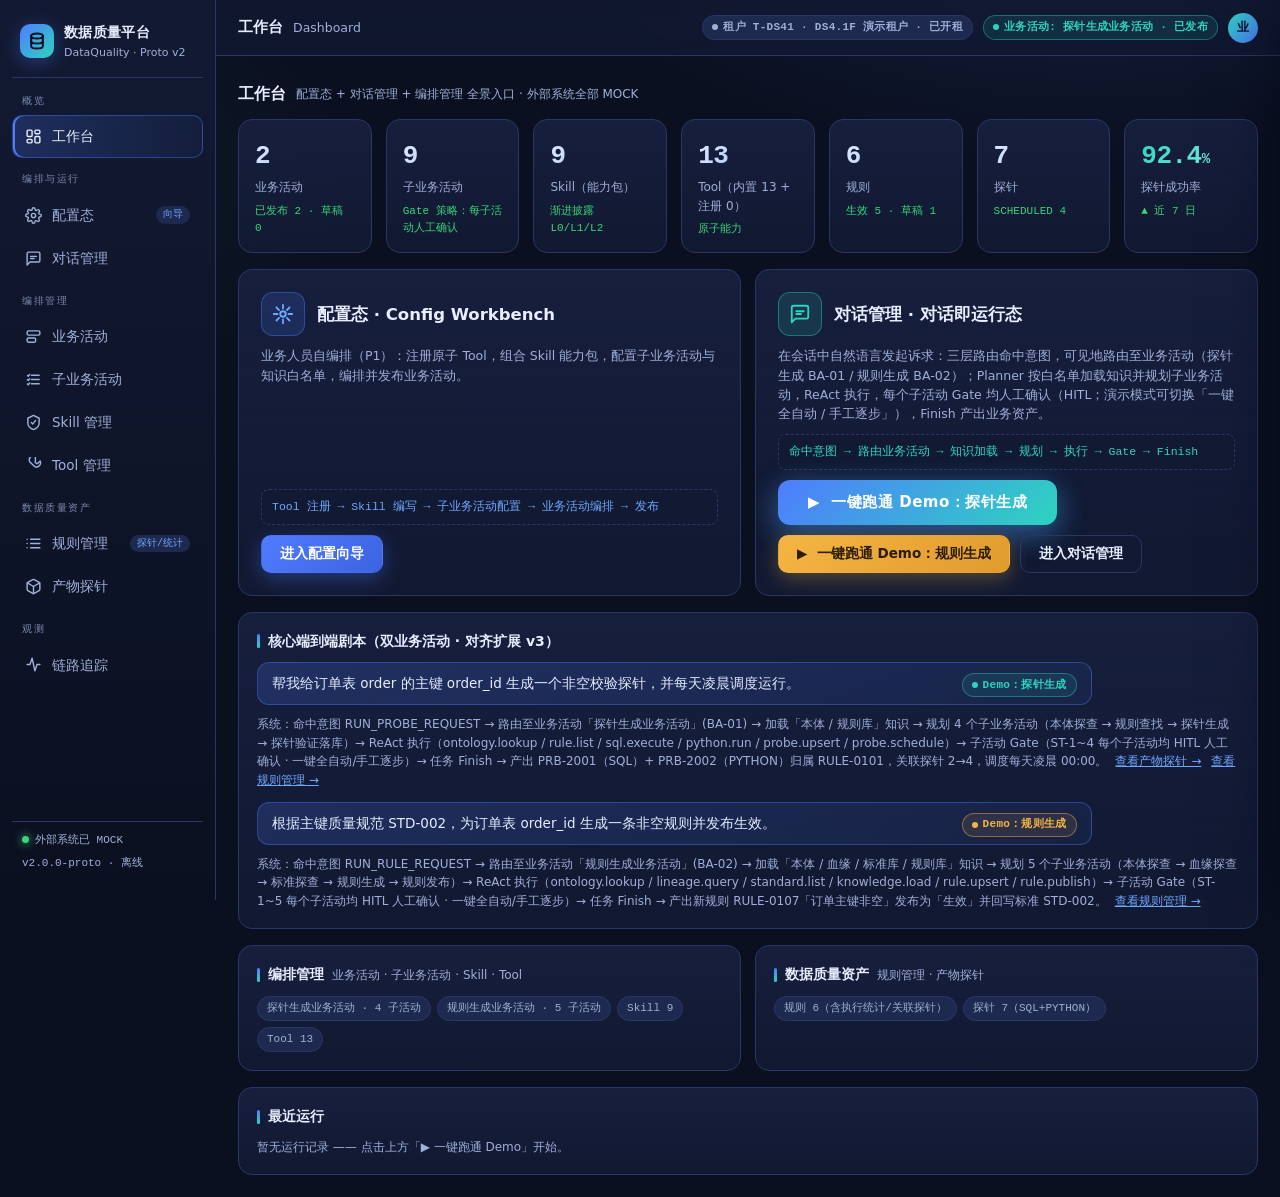
<file: index.html>
<!DOCTYPE html>
<html lang="zh-CN">
<head>
<meta charset="UTF-8">
<meta name="viewport" content="width=device-width, initial-scale=1">
<title>数据质量平台 · 交互原型</title>
<meta name="description" content="数据质量平台单页交互原型：配置态 + 对话管理（对话即运行态 · 意图路由）+ 编排管理 + 规则/产物探针资产 + 链路追踪，外部系统全部 MOCK，离线可运行。">
<link rel="icon" type="image/svg+xml" href="assets/favicon.svg">
<link rel="alternate icon" href="assets/favicon.svg">
<link rel="apple-touch-icon" href="assets/favicon.svg">
<link rel="stylesheet" href="assets/css/style.css">
</head>
<body>
<div id="app">

  <!-- ================= 侧边导航（扩展 v2 §1 分组结构） ================= -->
  <aside class="sidebar">
    <div class="brand">
      <div class="logo">
        <svg viewBox="0 0 24 24" width="20" height="20" fill="none" stroke="#081022" stroke-width="2.4" stroke-linecap="round" stroke-linejoin="round">
          <ellipse cx="12" cy="6" rx="7" ry="3"></ellipse>
          <path d="M5 6v6c0 1.7 3.1 3 7 3s7-1.3 7-3V6"></path>
          <path d="M5 12v6c0 1.7 3.1 3 7 3s7-1.3 7-3v-6"></path>
        </svg>
      </div>
      <div>
        <h1>数据质量平台</h1>
        <small>DataQuality · Proto v2</small>
      </div>
    </div>

    <nav id="nav">
      <div class="nav-group">
        <div class="nav-group-title">概览</div>
        <a class="nav-item" href="#/dashboard" data-route="dashboard">
          <svg viewBox="0 0 24 24" fill="none" stroke="currentColor" stroke-width="2" stroke-linecap="round" stroke-linejoin="round"><rect x="3" y="3" width="7" height="9" rx="1.5"/><rect x="14" y="3" width="7" height="5" rx="1.5"/><rect x="14" y="12" width="7" height="9" rx="1.5"/><rect x="3" y="16" width="7" height="5" rx="1.5"/></svg>
          <span class="label">工作台</span>
        </a>
      </div>

      <div class="nav-group">
        <div class="nav-group-title">编排与运行</div>
        <a class="nav-item" href="#/config" data-route="config">
          <svg viewBox="0 0 24 24" fill="none" stroke="currentColor" stroke-width="2" stroke-linecap="round" stroke-linejoin="round"><circle cx="12" cy="12" r="3"/><path d="M19.4 15a1.7 1.7 0 0 0 .33 1.87l.06.06a2 2 0 1 1-2.83 2.83l-.06-.06a1.7 1.7 0 0 0-1.87-.33 1.7 1.7 0 0 0-1 1.55V21a2 2 0 1 1-4 0v-.09a1.7 1.7 0 0 0-1-1.55 1.7 1.7 0 0 0-1.87.33l-.06.06a2 2 0 1 1-2.83-2.83l.06-.06a1.7 1.7 0 0 0 .33-1.87 1.7 1.7 0 0 0-1.55-1H3a2 2 0 1 1 0-4h.09a1.7 1.7 0 0 0 1.55-1 1.7 1.7 0 0 0-.33-1.87l-.06-.06a2 2 0 1 1 2.83-2.83l.06.06a1.7 1.7 0 0 0 1.87.33h.09a1.7 1.7 0 0 0 1-1.55V3a2 2 0 1 1 4 0v.09a1.7 1.7 0 0 0 1 1.55 1.7 1.7 0 0 0 1.87-.33l.06-.06a2 2 0 1 1 2.83 2.83l-.06.06a1.7 1.7 0 0 0-.33 1.87v.09a1.7 1.7 0 0 0 1.55 1H21a2 2 0 1 1 0 4h-.09a1.7 1.7 0 0 0-1.51 1z"/></svg>
          <span class="label">配置态</span><span class="tag">向导</span>
        </a>
        <a class="nav-item" href="#/chat" data-route="chat">
          <svg viewBox="0 0 24 24" fill="none" stroke="currentColor" stroke-width="2" stroke-linecap="round" stroke-linejoin="round"><path d="M21 15a2 2 0 0 1-2 2H7l-4 4V5a2 2 0 0 1 2-2h14a2 2 0 0 1 2 2z"/><path d="M8 9h8M8 12h5"/></svg>
          <span class="label">对话管理</span><span class="tag" id="nav-run-badge" style="display:none"></span>
        </a>
      </div>

      <div class="nav-group">
        <div class="nav-group-title">编排管理</div>
        <a class="nav-item" href="#/activities" data-route="activities">
          <svg viewBox="0 0 24 24" fill="none" stroke="currentColor" stroke-width="2" stroke-linecap="round" stroke-linejoin="round"><path d="M3 9h18M3 15h18M9 3v18M15 3v18" opacity="0"/><rect x="3" y="4" width="18" height="6" rx="2"/><rect x="3" y="14" width="12" height="6" rx="2"/></svg>
          <span class="label">业务活动</span>
        </a>
        <a class="nav-item" href="#/subtasks" data-route="subtasks">
          <svg viewBox="0 0 24 24" fill="none" stroke="currentColor" stroke-width="2" stroke-linecap="round" stroke-linejoin="round"><path d="M9 6h11M9 12h11M9 18h11"/><path d="M3.5 6.5 4.5 7.5 6.5 5"/><path d="M3.5 12.5 4.5 13.5 6.5 11"/><path d="M3.5 18.5 4.5 19.5 6.5 17"/></svg>
          <span class="label">子业务活动</span>
        </a>
        <a class="nav-item" href="#/skills" data-route="skills">
          <svg viewBox="0 0 24 24" fill="none" stroke="currentColor" stroke-width="2" stroke-linecap="round" stroke-linejoin="round"><path d="M12 2 4 6v6c0 5 3.4 8.4 8 10 4.6-1.6 8-5 8-10V6z"/><path d="m9 12 2 2 4-5"/></svg>
          <span class="label">Skill 管理</span>
        </a>
        <a class="nav-item" href="#/tools" data-route="tools">
          <svg viewBox="0 0 24 24" fill="none" stroke="currentColor" stroke-width="2" stroke-linecap="round" stroke-linejoin="round"><path d="M14.7 6.3a1 1 0 0 0 0 1.4l1.6 1.6a1 1 0 0 0 1.4 0l3.77-3.77a6 6 0 0 1-7.94 7.94l-6.91-6.91a6 6 0 0 1 7.94-7.94z"/></svg>
          <span class="label">Tool 管理</span>
        </a>
      </div>

      <div class="nav-group">
        <div class="nav-group-title">数据质量资产</div>
        <a class="nav-item" href="#/rules" data-route="rules">
          <svg viewBox="0 0 24 24" fill="none" stroke="currentColor" stroke-width="2" stroke-linecap="round" stroke-linejoin="round"><path d="M8 6h13M8 12h13M8 18h13"/><path d="M3 6h.01M3 12h.01M3 18h.01"/></svg>
          <span class="label">规则管理</span><span class="tag">探针/统计</span>
        </a>
        <a class="nav-item" href="#/probes" data-route="probes">
          <svg viewBox="0 0 24 24" fill="none" stroke="currentColor" stroke-width="2" stroke-linecap="round" stroke-linejoin="round"><path d="M21 8a2 2 0 0 0-1-1.73l-7-4a2 2 0 0 0-2 0l-7 4A2 2 0 0 0 3 8v8a2 2 0 0 0 1 1.73l7 4a2 2 0 0 0 2 0l7-4A2 2 0 0 0 21 16z"/><path d="M3.3 7 12 12l8.7-5"/><path d="M12 22V12"/></svg>
          <span class="label">产物探针</span>
        </a>
      </div>

      <div class="nav-group">
        <div class="nav-group-title">观测</div>
        <a class="nav-item" href="#/trace" data-route="trace">
          <svg viewBox="0 0 24 24" fill="none" stroke="currentColor" stroke-width="2" stroke-linecap="round" stroke-linejoin="round"><path d="M3 12h4l3-9 4 18 3-9h4"/></svg>
          <span class="label">链路追踪</span>
        </a>
      </div>
    </nav>

    <div class="side-foot">
      <div><span class="dot"></span><span>外部系统已 MOCK</span></div>
      <div style="margin-top:6px"><span>v2.0.0-proto · 离线</span></div>
    </div>
  </aside>

  <!-- ================= 主区域 ================= -->
  <main>
    <header class="topbar">
      <div class="crumb" id="crumb">工作台<em>Dashboard</em></div>
      <div class="right">
        <span class="badge b-dim" id="tenant-badge">租户 T-DS41 · DS4.1F 演示租户</span>
        <span class="badge b-teal" id="agent-badge">业务活动: 探针生成业务活动 · 已发布</span>
        <div class="avatar" title="业务人员">业</div>
      </div>
    </header>
    <div id="view"><!-- 视图挂载点（Hash 路由） --></div>
  </main>
</div>

<!-- ================= 详情抽屉 ================= -->
<div class="drawer-mask" id="drawer-mask"></div>
<aside class="drawer" id="drawer" aria-label="资产详情">
  <div class="dw-head">
    <h3 id="dw-title">详情</h3>
    <span class="mock-tag">MOCK</span>
    <button class="dw-x" id="dw-close" title="关闭">&#x2715;</button>
  </div>
  <div class="dw-body" id="dw-body"></div>
</aside>

<!-- 经典脚本（无 ES Module / 无打包器 / 按依赖顺序加载） -->
<script src="assets/js/mock.js"></script>
<script src="assets/js/state.js"></script>
<script src="assets/js/router.js"></script>
<script src="assets/js/views.js"></script>
<script src="assets/js/config.js"></script>
<script src="assets/js/runtime.js"></script>
<script src="assets/js/manage.js"></script>
<script src="assets/js/app.js"></script>
</body>
</html>
</file>
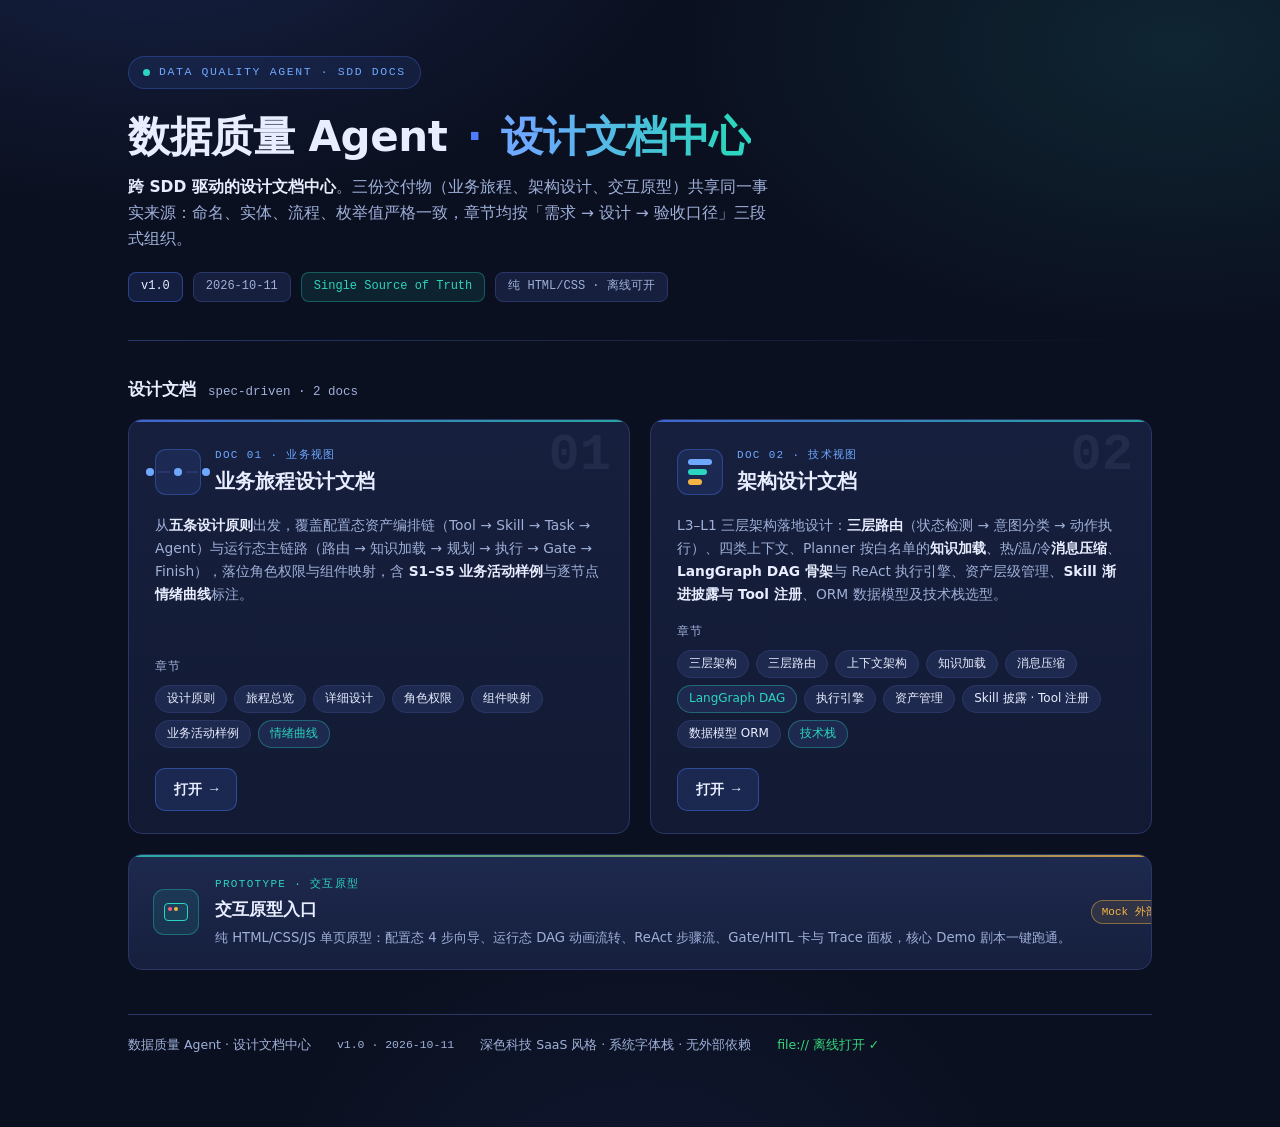
<file: doc/index.html>
<!DOCTYPE html>
<html lang="zh-CN">
<head>
<meta charset="UTF-8">
<meta name="viewport" content="width=device-width, initial-scale=1">
<title>数据质量 Agent · 设计文档中心</title>
<style>
:root{
  --bg:#0b1020;            /* 深色科技底 */
  --bg-soft:#121a33;
  --panel:#161f3d;
  --panel-2:#1d294e;
  --line:#2a3766;
  --text:#e8edff;
  --text-dim:#9fb0d9;
  --primary:#4f7cff;       /* 主蓝 */
  --primary-2:#6ea8ff;
  --teal:#2dd4bf;          /* 强调青 */
  --amber:#f5b544;         /* Gate/警告 */
  --danger:#ff5c7a;
  --ok:#37d67a;
  --radius:14px;
  --mono:'JetBrains Mono','Cascadia Code',Consolas,monospace;
  --sans:'Inter','PingFang SC','Microsoft YaHei',system-ui,sans-serif;
}
*{box-sizing:border-box;margin:0;padding:0}
html{scroll-behavior:smooth}
body{
  min-height:100vh;
  background:
    radial-gradient(900px 500px at 12% -8%, rgba(79,124,255,.16), transparent 60%),
    radial-gradient(800px 460px at 92% 4%, rgba(45,212,191,.11), transparent 62%),
    radial-gradient(700px 600px at 50% 110%, rgba(79,124,255,.08), transparent 55%),
    var(--bg);
  color:var(--text);
  font-family:var(--sans);
  font-size:15px;
  line-height:1.65;
  -webkit-font-smoothing:antialiased;
}
.wrap{max-width:1080px;margin:0 auto;padding:56px 28px 72px}

/* ===== Header ===== */
.eyebrow{
  display:inline-flex;align-items:center;gap:9px;
  font-family:var(--mono);font-size:11.5px;letter-spacing:.14em;
  color:var(--primary-2);text-transform:uppercase;
  background:rgba(79,124,255,.10);
  border:1px solid rgba(79,124,255,.28);
  border-radius:999px;padding:6px 14px;margin-bottom:22px;
}
.eyebrow .pulse{
  width:7px;height:7px;border-radius:50%;
  background:var(--teal);
  box-shadow:0 0 0 0 rgba(45,212,191,.5);
  animation:pulse 2.4s ease-out infinite;
}
@keyframes pulse{
  0%{box-shadow:0 0 0 0 rgba(45,212,191,.45)}
  70%{box-shadow:0 0 0 8px rgba(45,212,191,0)}
  100%{box-shadow:0 0 0 0 rgba(45,212,191,0)}
}
h1{
  font-size:clamp(28px,4.6vw,42px);
  font-weight:800;letter-spacing:-.01em;line-height:1.25;
  margin-bottom:12px;
}
h1 .sep{color:var(--primary);padding:0 .12em}
h1 .grad{
  background:linear-gradient(92deg,var(--primary-2) 10%,var(--teal) 90%);
  -webkit-background-clip:text;background-clip:text;color:transparent;
}
.sub{color:var(--text-dim);font-size:15.5px;max-width:640px;margin-bottom:20px}
.sub strong{color:var(--text);font-weight:600}
.meta{display:flex;flex-wrap:wrap;gap:10px;align-items:center}
.tag{
  font-family:var(--mono);font-size:12px;
  color:var(--text-dim);
  background:var(--panel);border:1px solid var(--line);
  border-radius:8px;padding:4px 12px;
}
.tag-ver{color:var(--text);background:rgba(79,124,255,.14);border-color:rgba(79,124,255,.4)}
.tag-teal{color:var(--teal);background:rgba(45,212,191,.10);border-color:rgba(45,212,191,.32)}
.rule{height:1px;background:linear-gradient(90deg,var(--line),transparent);margin:38px 0 34px;border:0}

/* ===== Section label ===== */
.sec-label{
  display:flex;align-items:baseline;gap:12px;margin-bottom:16px;
}
.sec-label h2{font-size:17px;font-weight:700}
.sec-label .hint{font-size:12.5px;color:var(--text-dim);font-family:var(--mono)}

/* ===== Doc cards ===== */
.grid{display:grid;grid-template-columns:repeat(2,minmax(0,1fr));gap:20px}
.card{
  position:relative;overflow:hidden;
  background:linear-gradient(180deg,var(--panel) 0%,var(--bg-soft) 100%);
  border:1px solid var(--line);
  border-radius:var(--radius);
  padding:26px 26px 22px;
  display:flex;flex-direction:column;
  transition:transform .18s ease,border-color .18s ease,box-shadow .18s ease;
}
.card::before{
  content:"";position:absolute;inset:0 0 auto 0;height:2px;
  background:linear-gradient(90deg,var(--primary),var(--teal));
  opacity:.75;
}
.card .watermark{
  position:absolute;top:10px;right:18px;
  font-family:var(--mono);font-size:52px;font-weight:700;
  color:rgba(158,176,217,.09);line-height:1;user-select:none;
}
.card:hover{
  transform:translateY(-3px);
  border-color:rgba(79,124,255,.55);
  box-shadow:0 14px 34px -14px rgba(79,124,255,.35);
}
.card:focus-within{border-color:var(--primary-2)}

.card-top{display:flex;align-items:center;gap:14px;margin-bottom:16px}
.glyph{
  width:46px;height:46px;flex:none;border-radius:11px;
  background:rgba(79,124,255,.12);
  border:1px solid rgba(79,124,255,.34);
  display:flex;align-items:center;justify-content:center;
}
.doc-type{
  font-family:var(--mono);font-size:11px;letter-spacing:.12em;
  color:var(--primary-2);text-transform:uppercase;display:block;
}
.card h3{font-size:19.5px;font-weight:750;margin-top:2px}
.desc{color:var(--text-dim);font-size:13.8px;margin-bottom:18px;flex:1}
.desc b{color:var(--text);font-weight:600}

.chips-label{
  font-size:11.5px;font-family:var(--mono);letter-spacing:.1em;
  color:var(--text-dim);margin-bottom:8px;text-transform:uppercase;
}
.chips{display:flex;flex-wrap:wrap;gap:7px;margin-bottom:20px}
.chip{
  font-size:12px;color:var(--text);
  background:var(--panel-2);border:1px solid var(--line);
  border-radius:999px;padding:3px 11px;white-space:nowrap;
}
.chip.alt{border-color:rgba(45,212,191,.35);color:var(--teal)}

.open{
  align-self:flex-start;
  display:inline-flex;align-items:center;gap:8px;
  font-size:14px;font-weight:650;text-decoration:none;
  color:var(--text);
  background:rgba(79,124,255,.14);
  border:1px solid rgba(79,124,255,.42);
  border-radius:10px;padding:9px 18px;
  transition:background .16s ease,border-color .16s ease;
}
.open .arrow{display:inline-block;transition:transform .16s ease;font-family:var(--mono)}
.open:hover{background:rgba(79,124,255,.28);border-color:var(--primary-2)}
.open:hover .arrow{transform:translateX(4px)}
.open:focus-visible{outline:2px solid var(--primary-2);outline-offset:2px}

/* ===== Prototype card ===== */
.card-proto{
  margin-top:20px;
  flex-direction:row;align-items:center;gap:20px;
  padding:20px 24px;
  background:linear-gradient(180deg,var(--panel-2) 0%,var(--panel) 100%);
}
.card-proto::before{background:linear-gradient(90deg,var(--teal),var(--amber))}
.card-proto .glyph{background:rgba(45,212,191,.10);border-color:rgba(45,212,191,.34)}
.card-proto .doc-type{color:var(--teal)}
.card-proto .proto-main{flex:1;min-width:0}
.card-proto h3{font-size:17px}
.card-proto .desc{margin:4px 0 0;font-size:13.2px}
.card-proto:hover{border-color:rgba(45,212,191,.55);box-shadow:0 14px 34px -14px rgba(45,212,191,.30)}
.card-proto .open{
  background:rgba(45,212,191,.12);border-color:rgba(45,212,191,.42);flex:none;
}
.card-proto .open:hover{background:rgba(45,212,191,.24);border-color:var(--teal)}
.badge-live{
  font-family:var(--mono);font-size:11px;color:var(--amber);
  border:1px solid rgba(245,181,68,.45);background:rgba(245,181,68,.10);
  border-radius:999px;padding:2px 10px;white-space:nowrap;
}

/* ===== Footer ===== */
footer{
  margin-top:44px;padding-top:20px;border-top:1px solid var(--line);
  display:flex;flex-wrap:wrap;gap:10px 26px;align-items:center;
  font-size:12.5px;color:var(--text-dim);
}
footer .mono{font-family:var(--mono);font-size:11.5px}
footer .ok{color:var(--ok)}

/* ===== Pure-CSS glyphs ===== */
.g-flow{display:flex;align-items:center;gap:4px}
.g-flow i{width:8px;height:8px;border-radius:50%;background:var(--primary-2)}
.g-flow i:nth-child(4){background:var(--teal)}
.g-flow b{width:12px;height:2px;background:var(--line);display:block}
.g-stack{display:flex;flex-direction:column;gap:4px;width:24px}
.g-stack i{height:6px;border-radius:3px;background:var(--primary-2)}
.g-stack i:nth-child(2){width:80%;background:var(--teal)}
.g-stack i:nth-child(3){width:60%;background:var(--amber)}
.g-term{width:24px;height:18px;border:1.5px solid var(--teal);border-radius:4px;position:relative;background:rgba(45,212,191,.07)}
.g-term::before{content:"";position:absolute;top:3px;left:3px;width:4px;height:4px;border-radius:50%;background:var(--danger)}
.g-term::after{content:"";position:absolute;top:3px;left:9px;width:4px;height:4px;border-radius:50%;background:var(--amber)}

/* ===== Responsive ===== */
@media (max-width:860px){
  .grid{grid-template-columns:1fr}
  .card-proto{flex-direction:column;align-items:flex-start;gap:14px}
  .card-proto .proto-head{display:flex;align-items:center;gap:14px;width:100%}
  .open-proto-wrap{width:100%;display:flex;justify-content:flex-start}
}
@media (max-width:480px){
  .wrap{padding:40px 18px 56px}
  .card{padding:22px 18px 18px}
  .card .watermark{font-size:40px;right:12px}
  h1{font-size:27px}
}
@media (prefers-reduced-motion:reduce){
  *,*::before,*::after{animation:none!important;transition:none!important}
}
</style>
</head>
<body>
<main class="wrap">

  <header>
    <div class="eyebrow"><span class="pulse"></span>DATA QUALITY AGENT · SDD DOCS</div>
    <h1>数据质量 Agent <span class="sep">·</span> <span class="grad">设计文档中心</span></h1>
    <p class="sub"><strong>跨 SDD 驱动的设计文档中心</strong>。三份交付物（业务旅程、架构设计、交互原型）共享同一事实来源：命名、实体、流程、枚举值严格一致，章节均按「需求 → 设计 → 验收口径」三段式组织。</p>
    <div class="meta">
      <span class="tag tag-ver">v1.0</span>
      <span class="tag">2026-10-11</span>
      <span class="tag tag-teal">Single Source of Truth</span>
      <span class="tag">纯 HTML/CSS · 离线可开</span>
    </div>
  </header>

  <hr class="rule">

  <div class="sec-label">
    <h2>设计文档</h2>
    <span class="hint">spec-driven · 2 docs</span>
  </div>

  <section class="grid" aria-label="设计文档列表">

    <article class="card">
      <span class="watermark">01</span>
      <div class="card-top">
        <div class="glyph" aria-hidden="true">
          <div class="g-flow"><i></i><b></b><i></i><b></b><i></i></div>
        </div>
        <div>
          <span class="doc-type">Doc 01 · 业务视图</span>
          <h3>业务旅程设计文档</h3>
        </div>
      </div>
      <p class="desc">从<b>五条设计原则</b>出发，覆盖配置态资产编排链（Tool → Skill → Task → Agent）与运行态主链路（路由 → 知识加载 → 规划 → 执行 → Gate → Finish），落位角色权限与组件映射，含 <b>S1–S5 业务活动样例</b>与逐节点<b>情绪曲线</b>标注。</p>
      <div class="chips-label">章节</div>
      <div class="chips">
        <span class="chip">设计原则</span>
        <span class="chip">旅程总览</span>
        <span class="chip">详细设计</span>
        <span class="chip">角色权限</span>
        <span class="chip">组件映射</span>
        <span class="chip">业务活动样例</span>
        <span class="chip alt">情绪曲线</span>
      </div>
      <a class="open" href="business-journey.html">打开 <span class="arrow">→</span></a>
    </article>

    <article class="card">
      <span class="watermark">02</span>
      <div class="card-top">
        <div class="glyph" aria-hidden="true">
          <div class="g-stack"><i></i><i></i><i></i></div>
        </div>
        <div>
          <span class="doc-type">Doc 02 · 技术视图</span>
          <h3>架构设计文档</h3>
        </div>
      </div>
      <p class="desc">L3–L1 三层架构落地设计：<b>三层路由</b>（状态检测 → 意图分类 → 动作执行）、四类上下文、Planner 按白名单的<b>知识加载</b>、热/温/冷<b>消息压缩</b>、<b>LangGraph DAG 骨架</b>与 ReAct 执行引擎、资产层级管理、<b>Skill 渐进披露与 Tool 注册</b>、ORM 数据模型及技术栈选型。</p>
      <div class="chips-label">章节</div>
      <div class="chips">
        <span class="chip">三层架构</span>
        <span class="chip">三层路由</span>
        <span class="chip">上下文架构</span>
        <span class="chip">知识加载</span>
        <span class="chip">消息压缩</span>
        <span class="chip alt">LangGraph DAG</span>
        <span class="chip">执行引擎</span>
        <span class="chip">资产管理</span>
        <span class="chip">Skill 披露 · Tool 注册</span>
        <span class="chip">数据模型 ORM</span>
        <span class="chip alt">技术栈</span>
      </div>
      <a class="open" href="architecture.html">打开 <span class="arrow">→</span></a>
    </article>

  </section>

  <section aria-label="交互原型" style="margin-top:20px">
    <article class="card card-proto">
      <div class="proto-head" style="display:flex;align-items:center;gap:16px;flex:none">
        <div class="glyph" aria-hidden="true"><div class="g-term"></div></div>
        <div class="proto-main">
          <span class="doc-type">Prototype · 交互原型</span>
          <h3>交互原型入口</h3>
          <p class="desc">纯 HTML/CSS/JS 单页原型：配置态 4 步向导、运行态 DAG 动画流转、ReAct 步骤流、Gate/HITL 卡与 Trace 面板，核心 Demo 剧本一键跑通。</p>
        </div>
      </div>
      <span class="badge-live">Mock 外部系统</span>
      <div class="open-proto-wrap" style="flex:none">
        <a class="open" href="../index.html">打开 <span class="arrow">→</span></a>
      </div>
    </article>
  </section>

  <footer>
    <span>数据质量 Agent · 设计文档中心</span>
    <span class="mono">v1.0 · 2026-10-11</span>
    <span>深色科技 SaaS 风格 · 系统字体栈 · 无外部依赖</span>
    <span class="ok">file:// 离线打开 ✓</span>
  </footer>

</main>
</body>
</html>
</file>
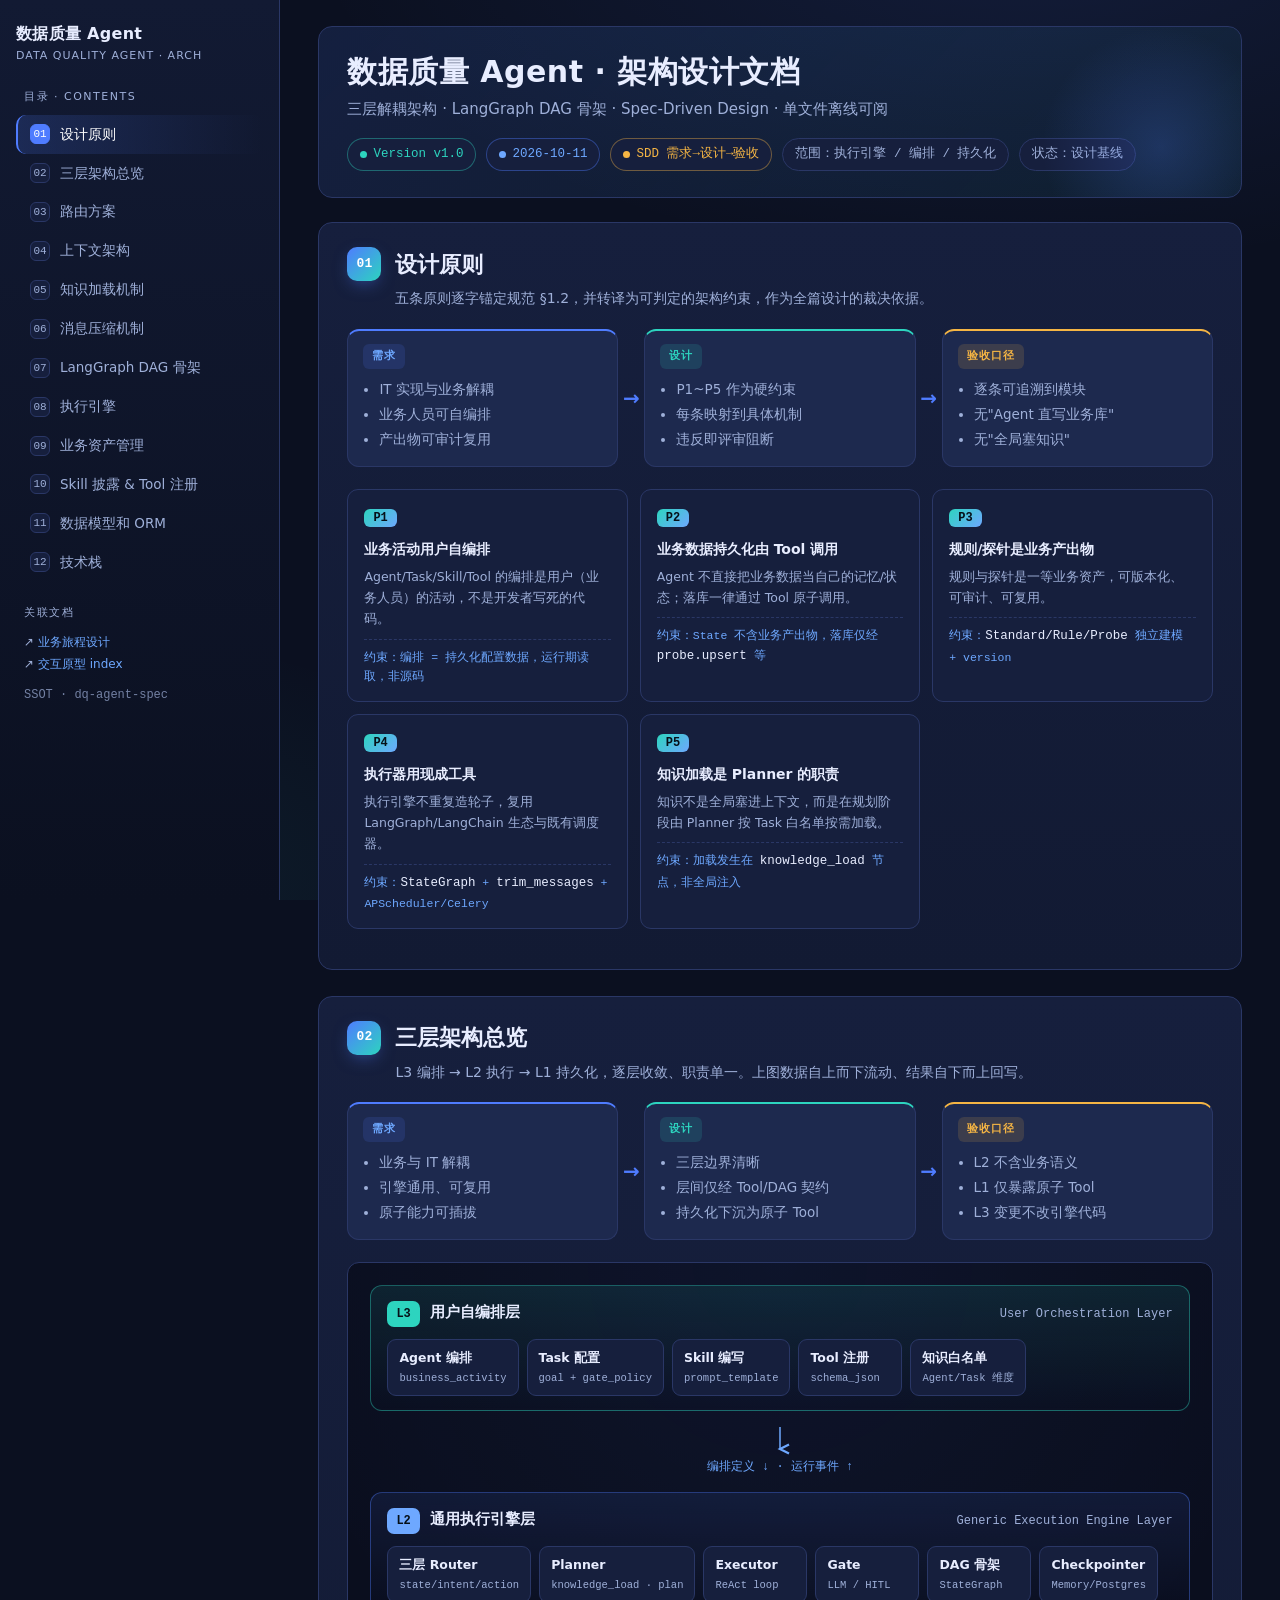
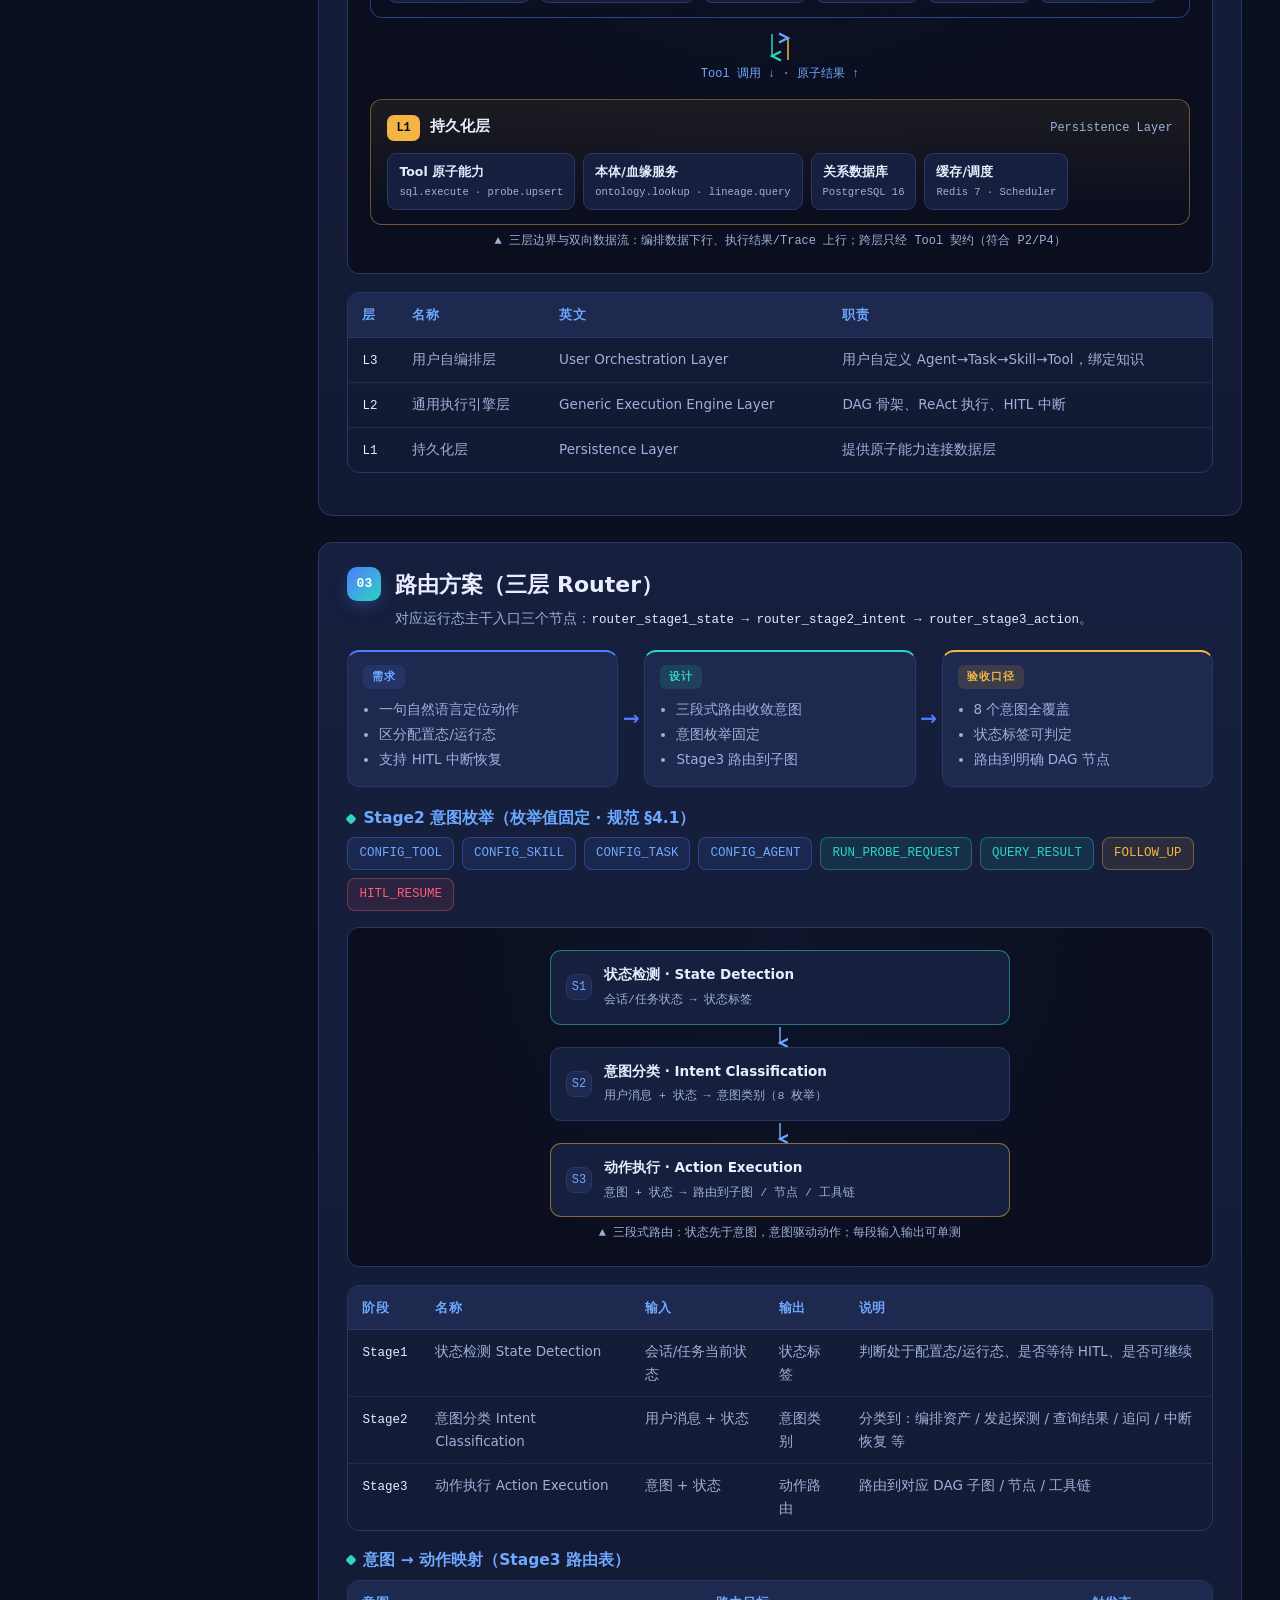
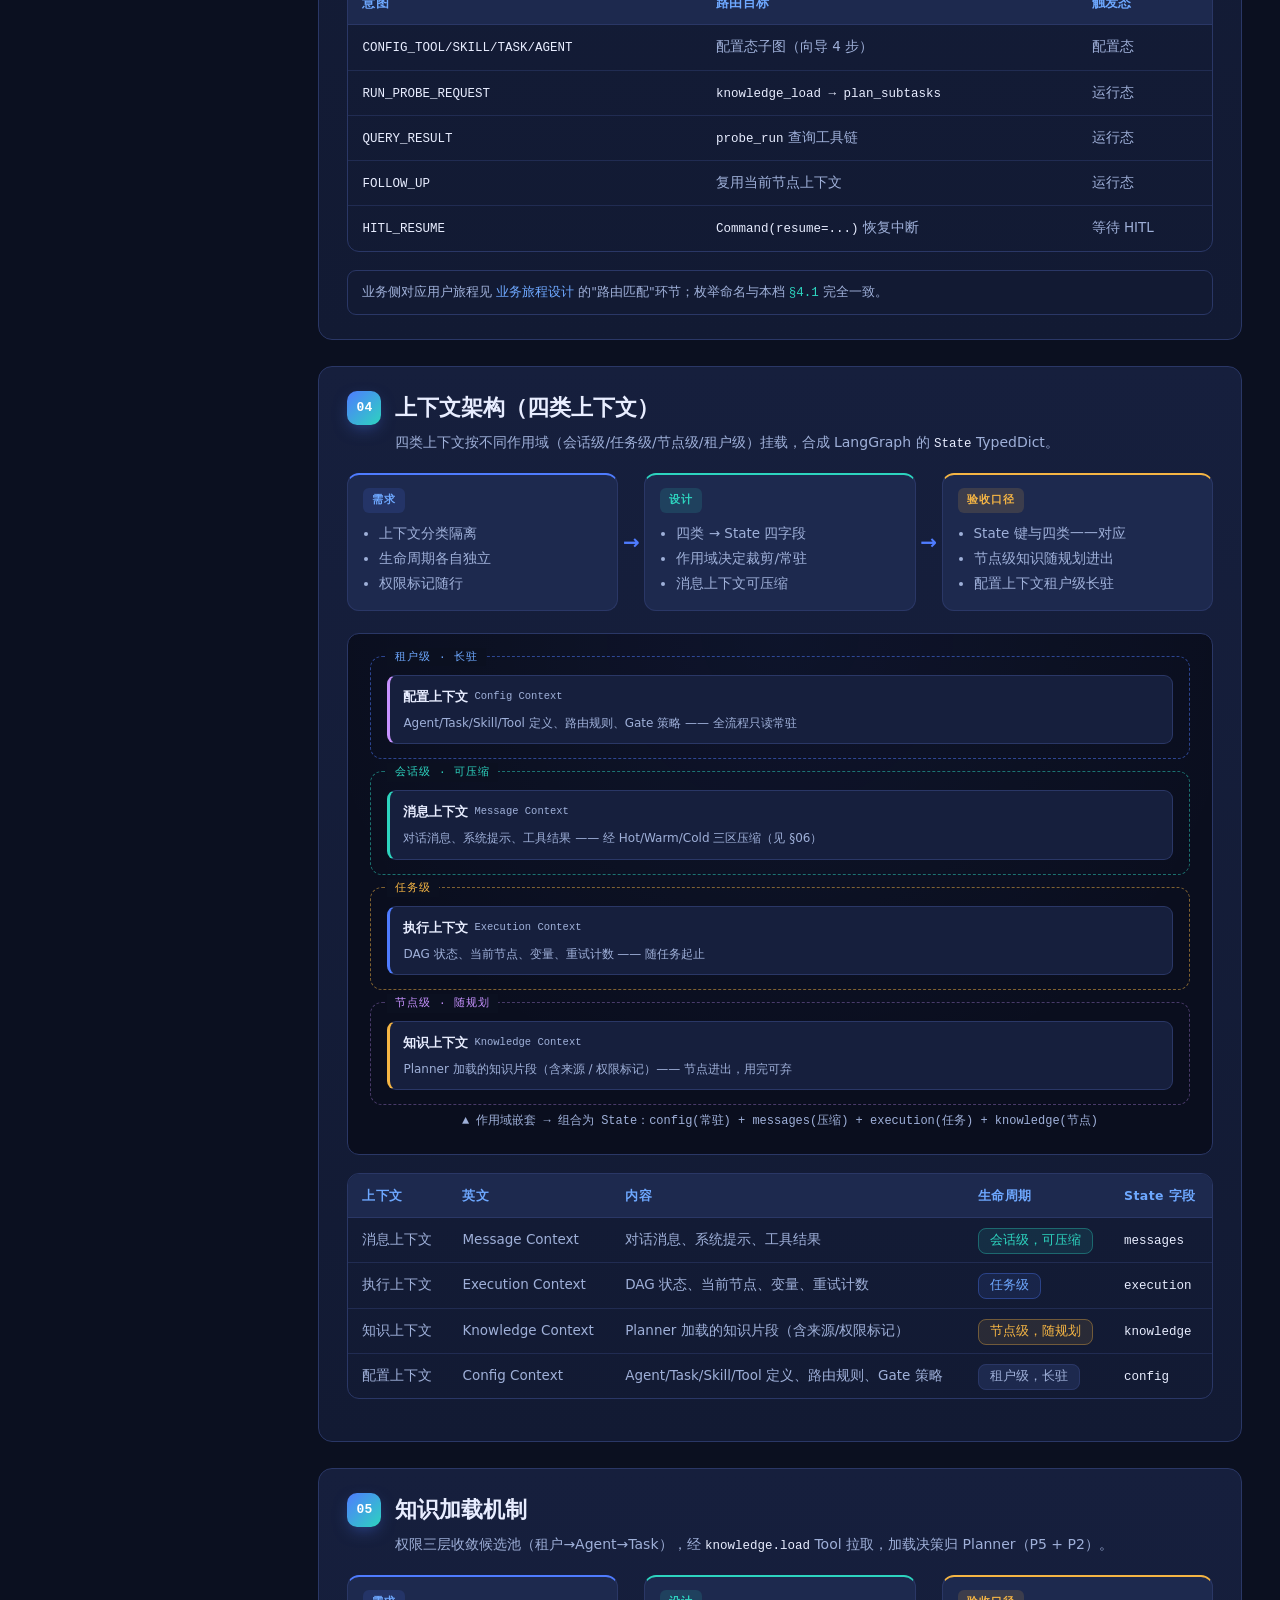
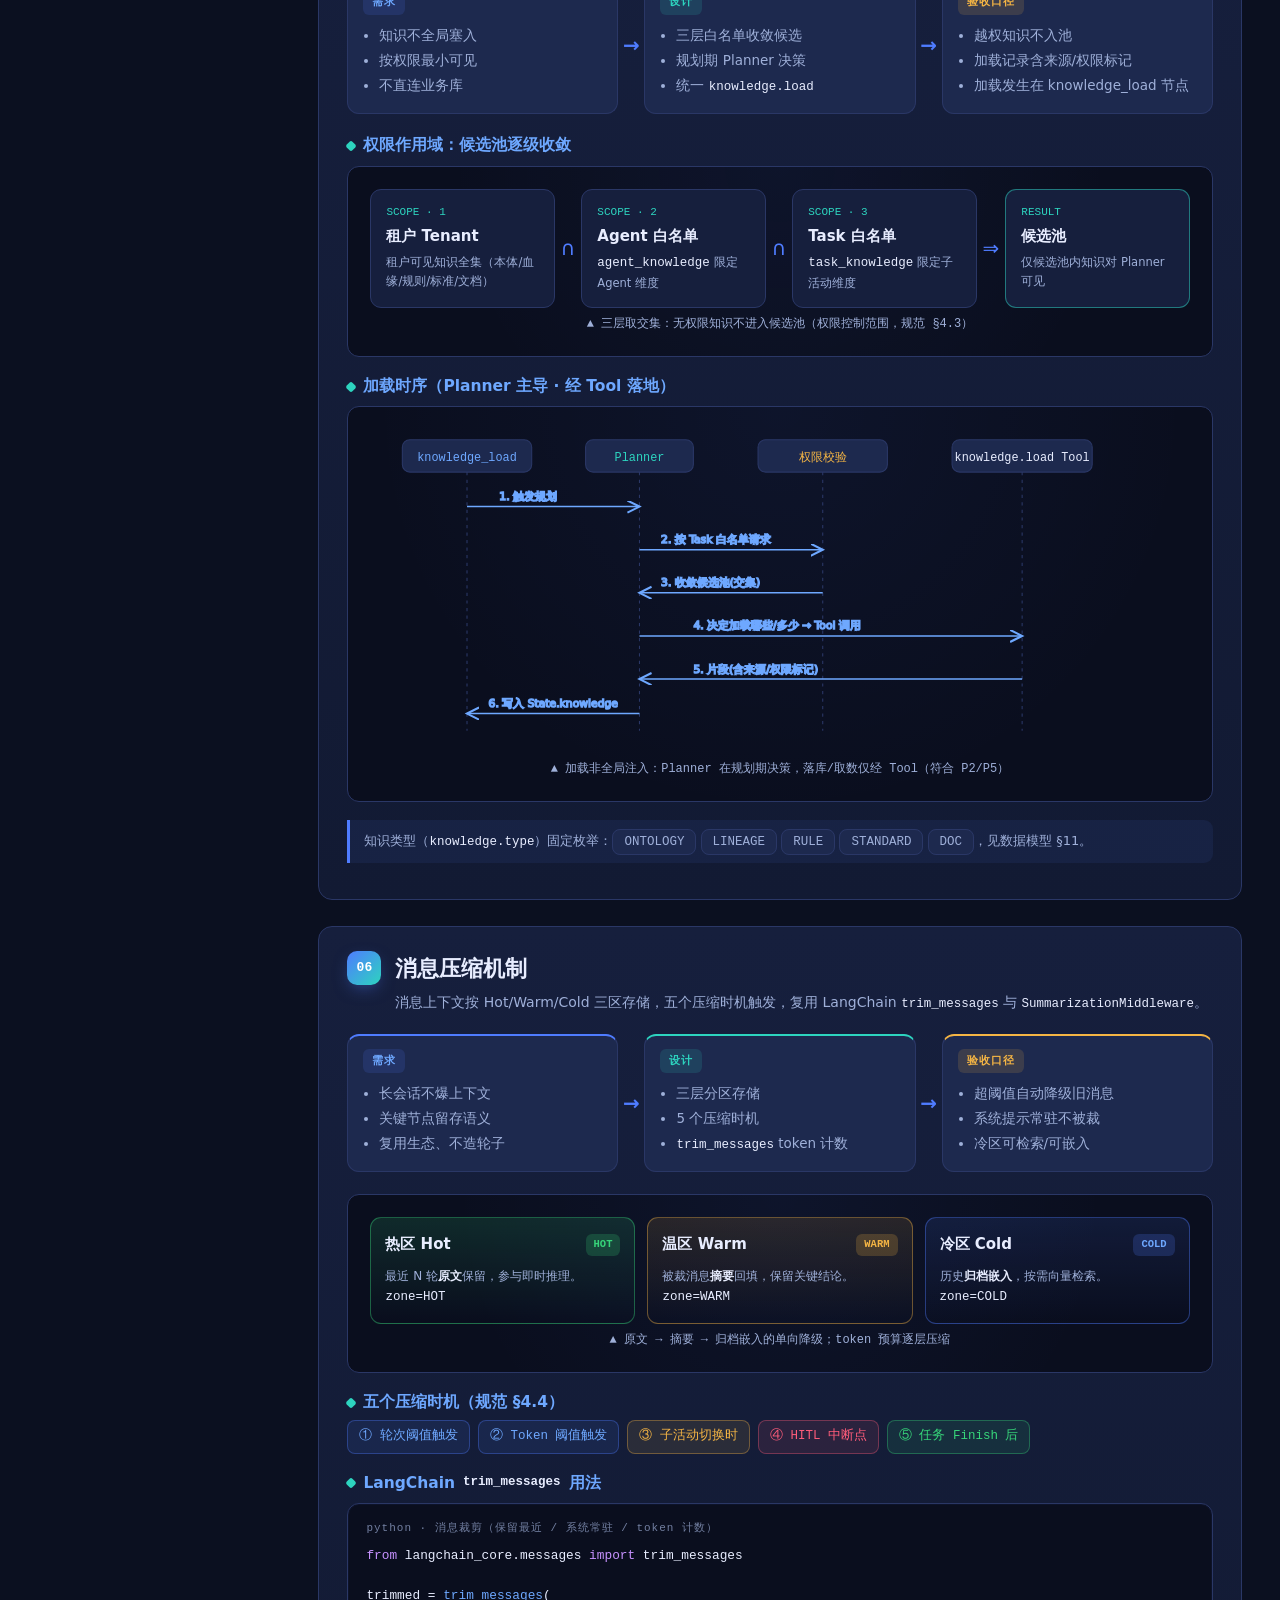
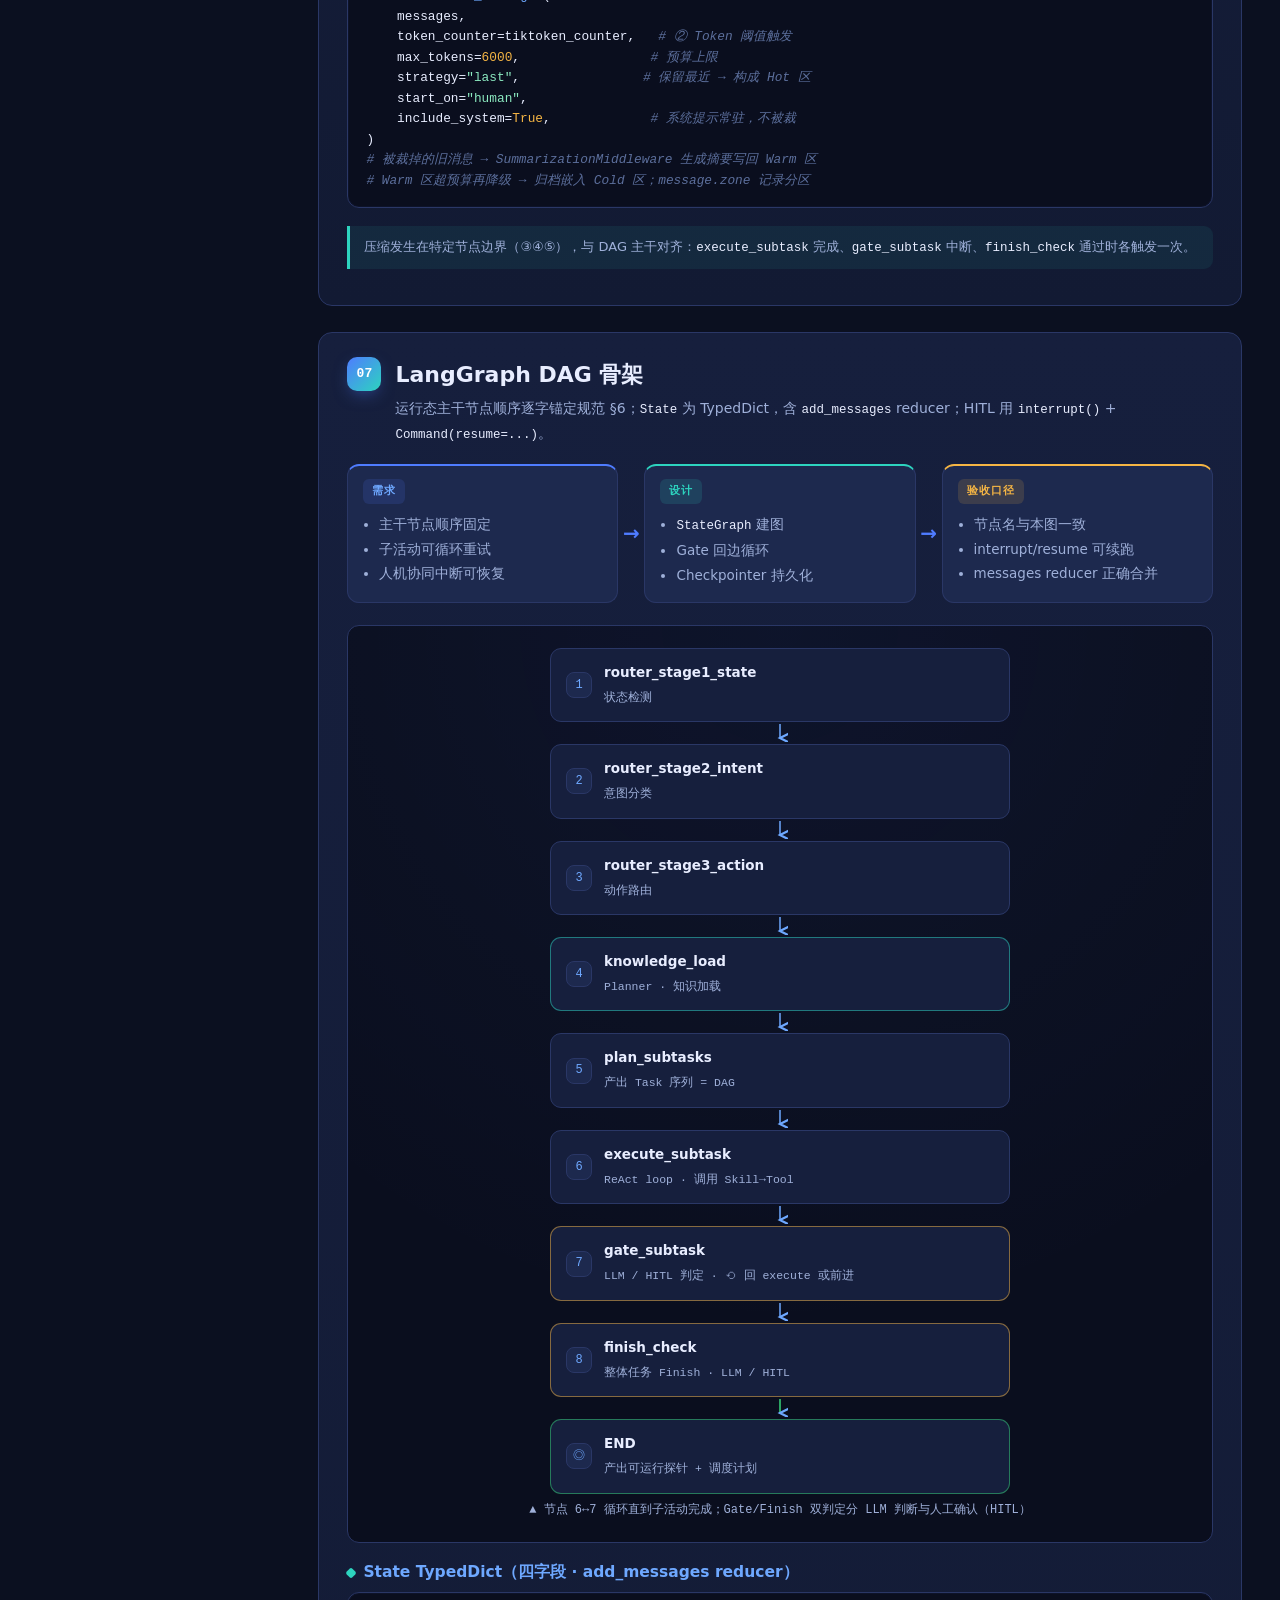
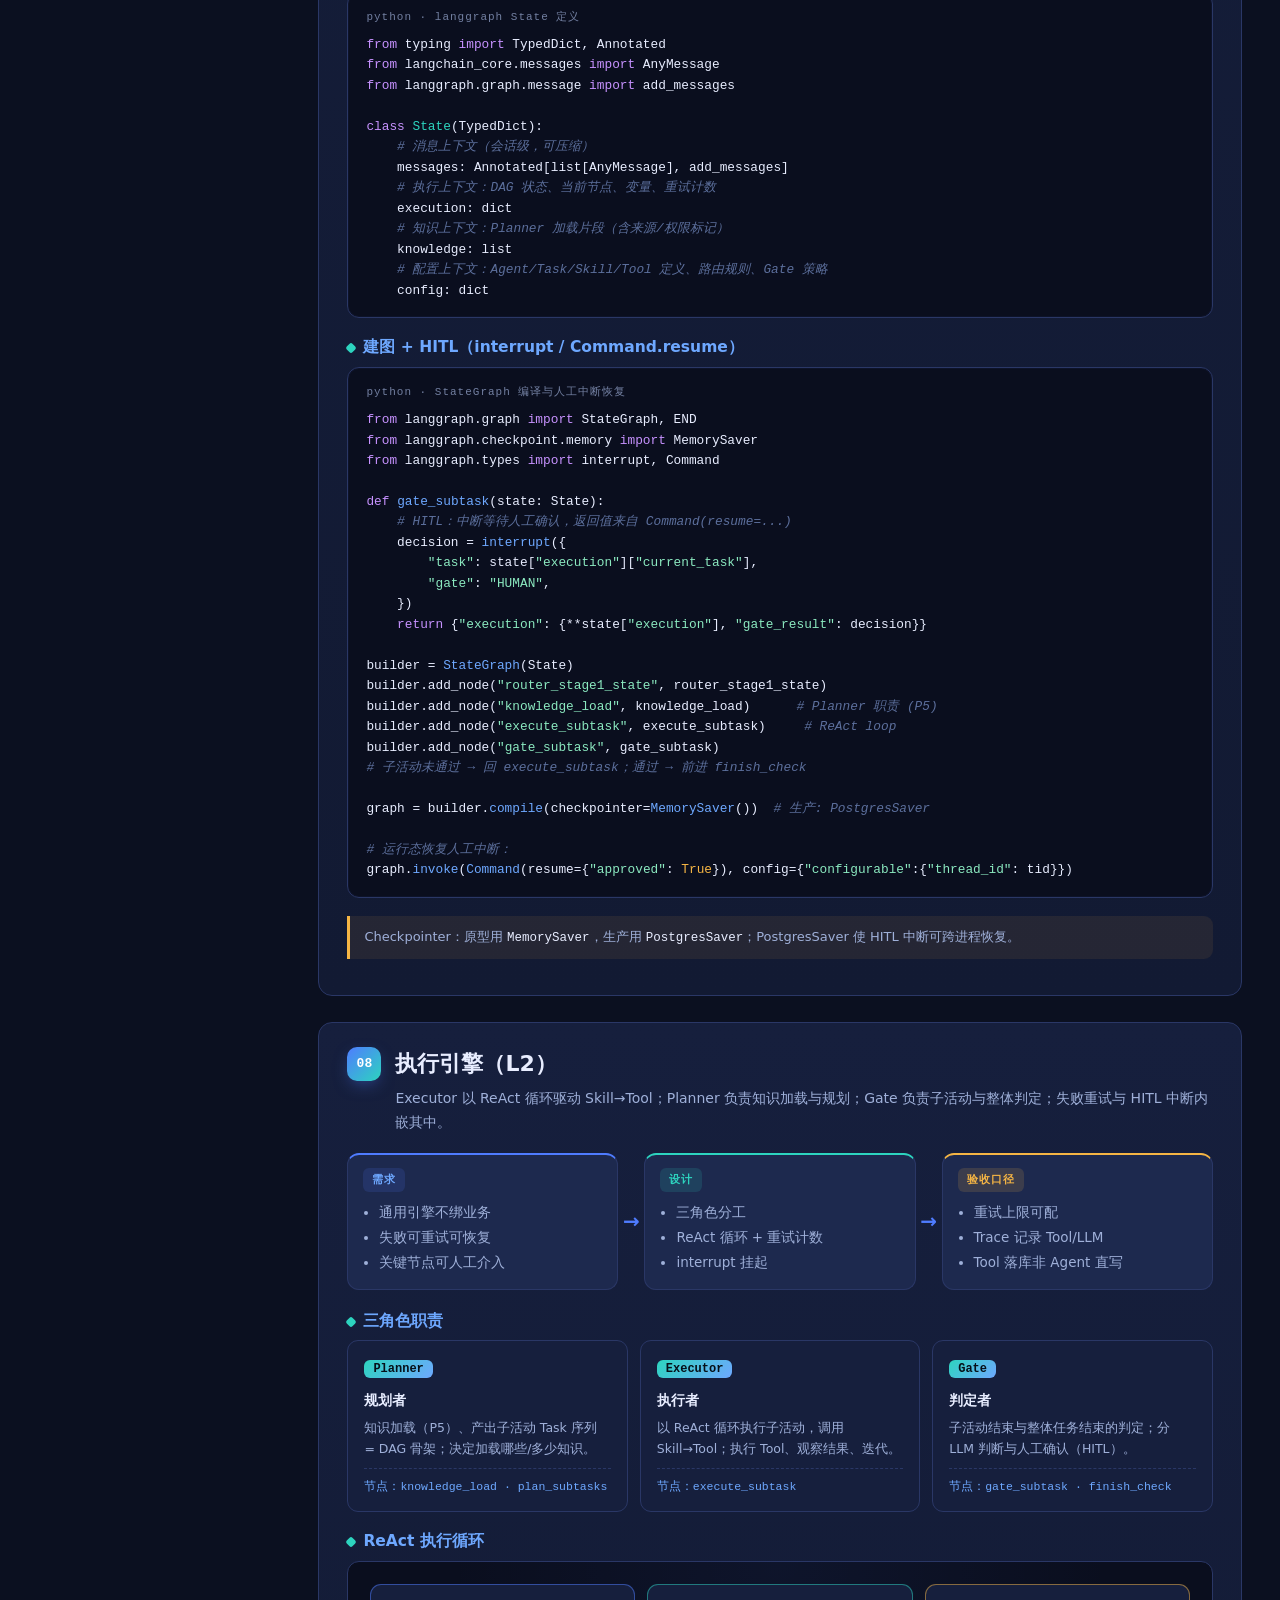
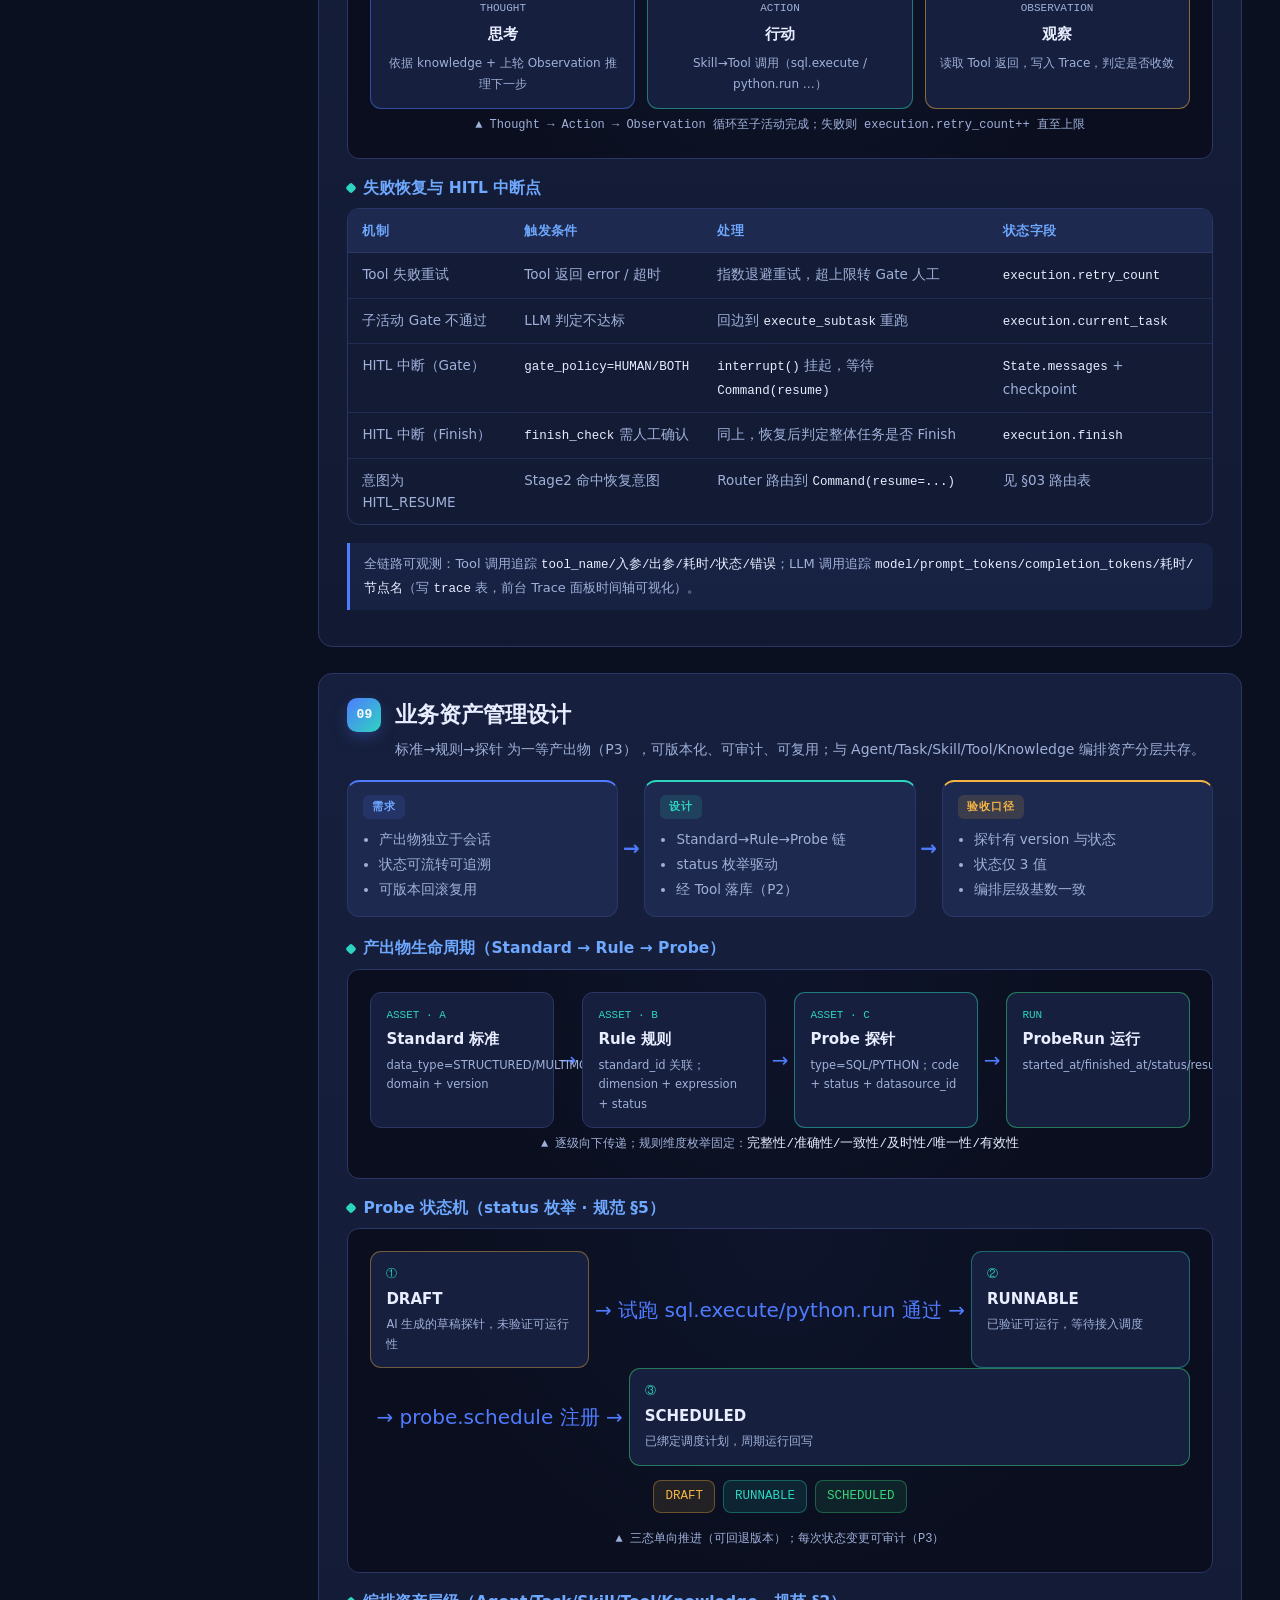
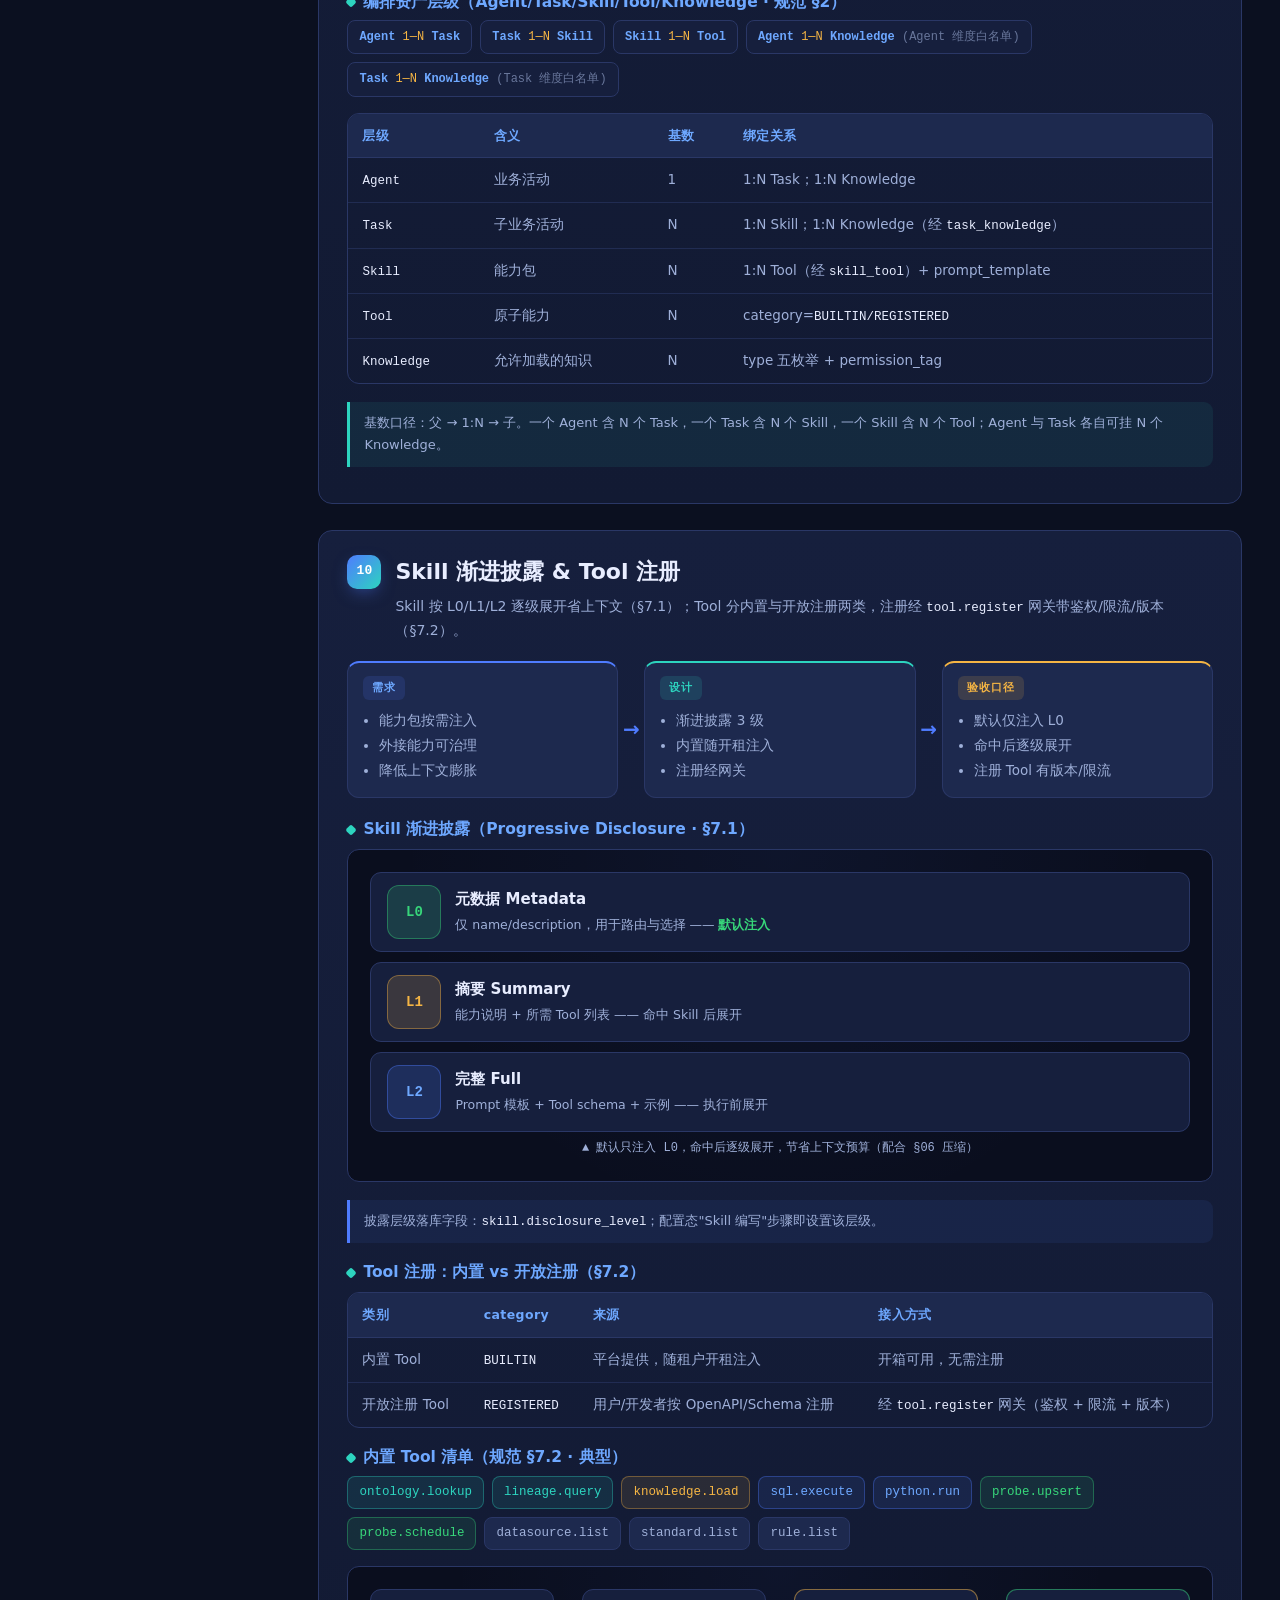
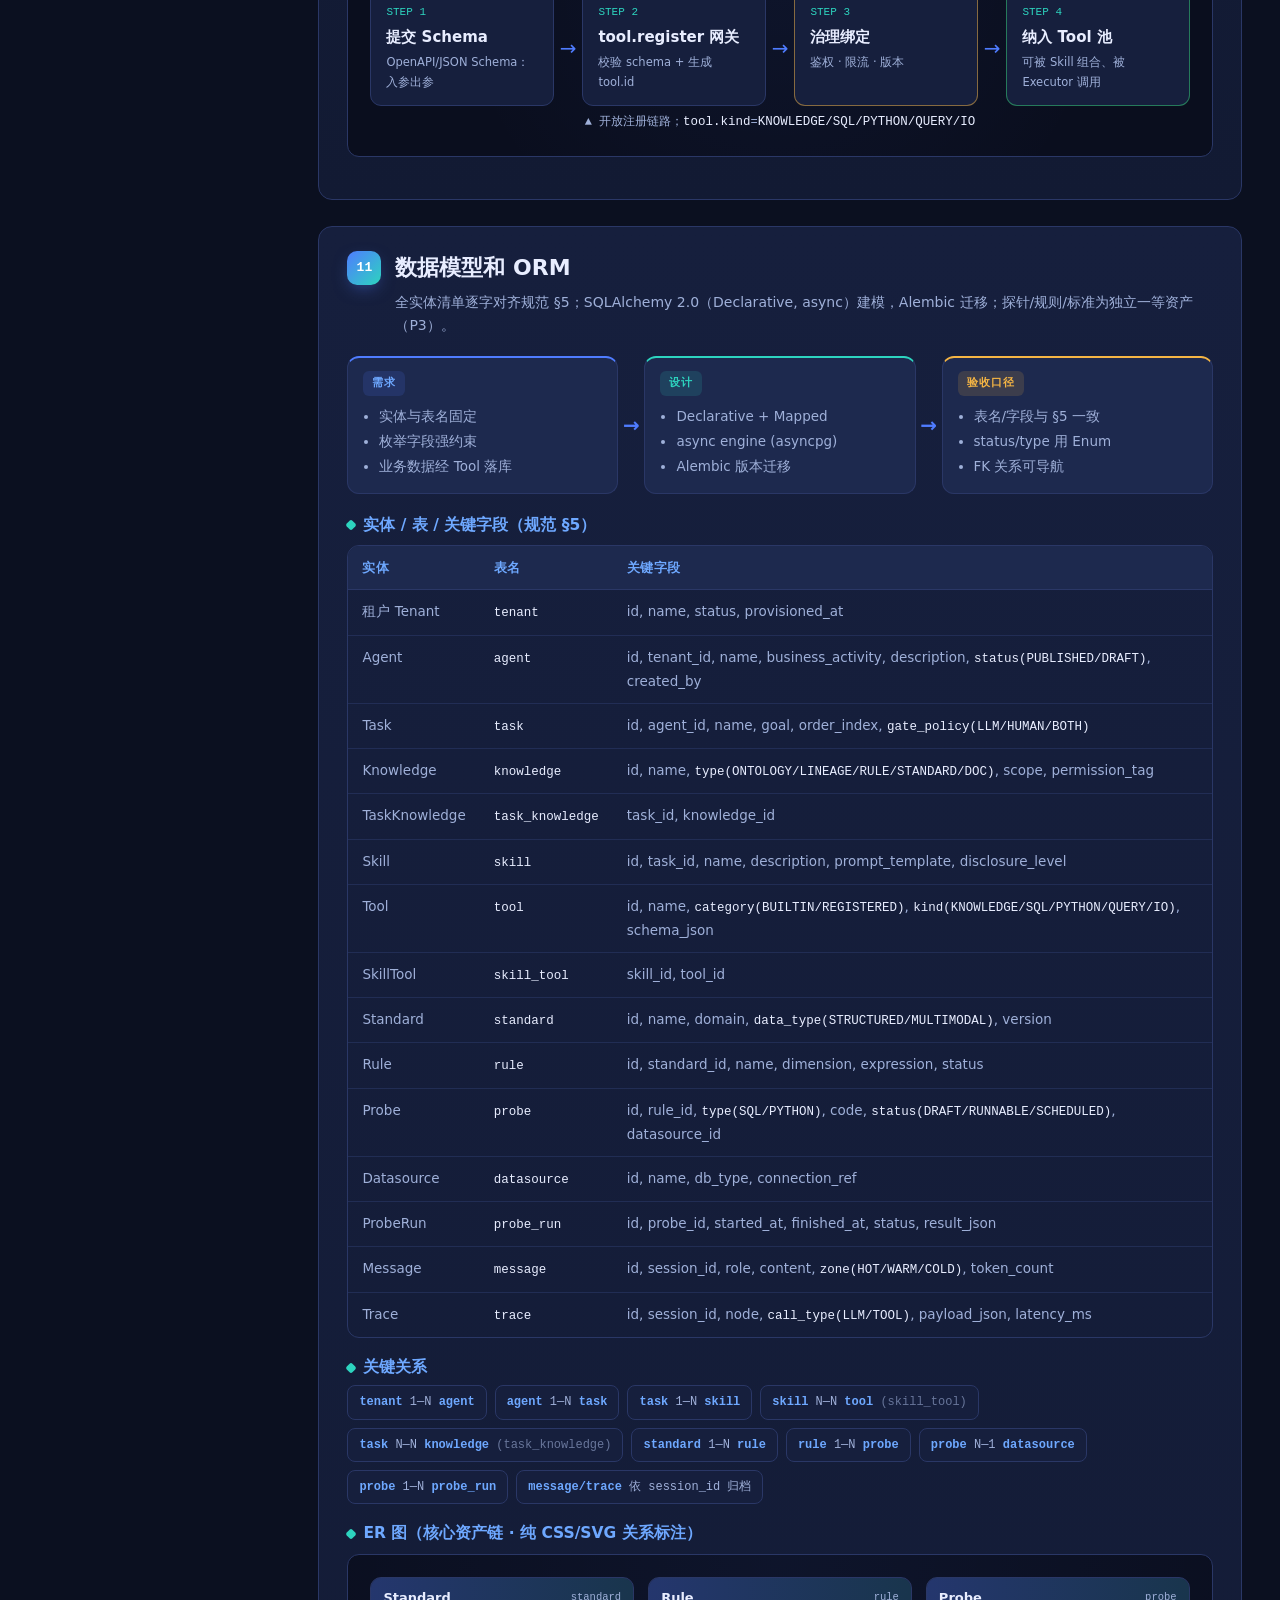
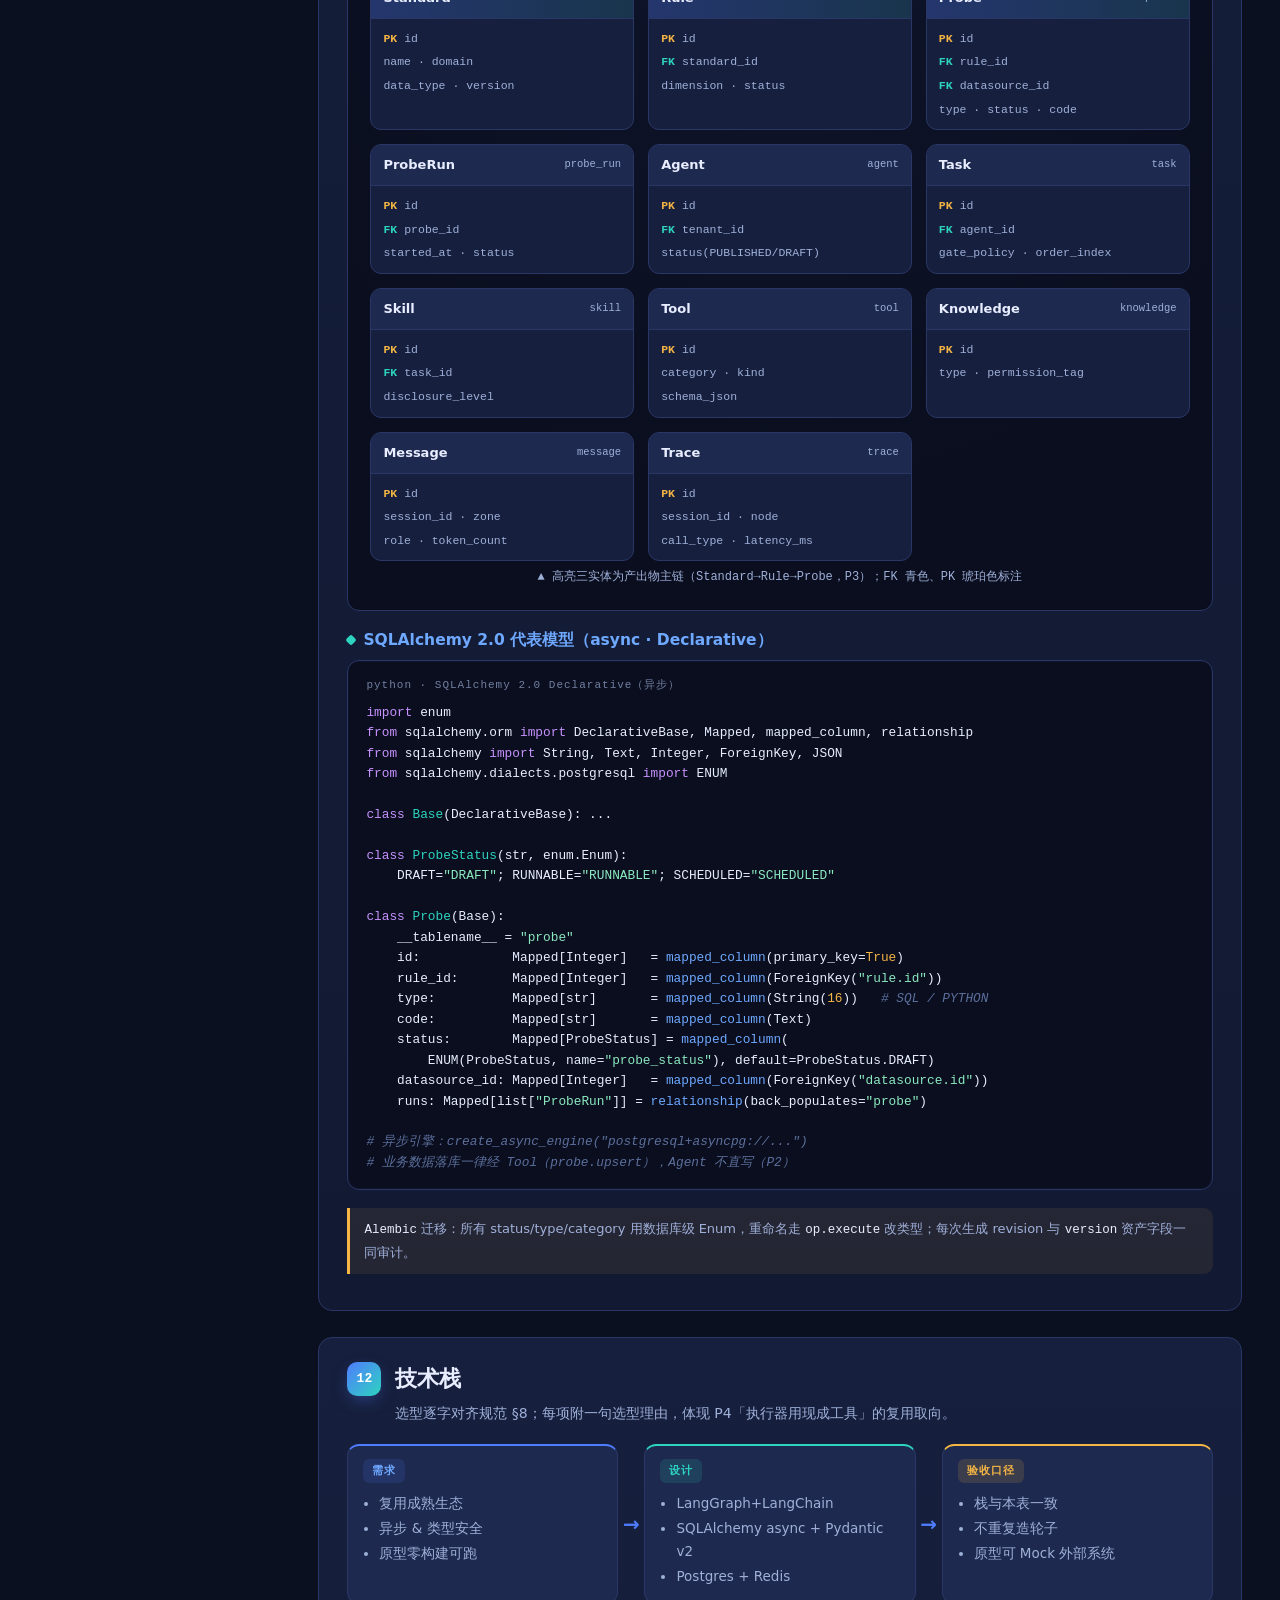
<file: doc/architecture.html>
<!DOCTYPE html>
<html lang="zh-CN">
<head>
<meta charset="UTF-8">
<meta name="viewport" content="width=device-width, initial-scale=1.0">
<title>数据质量 Agent · 架构设计文档</title>
<style>
/* ============ 设计系统变量（规范 §10 逐字） ============ */
:root{
  --bg:#0b1020;            /* 深色科技底 */
  --bg-soft:#121a33;
  --panel:#161f3d;
  --panel-2:#1d294e;
  --line:#2a3766;
  --text:#e8edff;
  --text-dim:#9fb0d9;
  --primary:#4f7cff;       /* 主蓝 */
  --primary-2:#6ea8ff;
  --teal:#2dd4bf;          /* 强调青 */
  --amber:#f5b544;         /* Gate/警告 */
  --danger:#ff5c7a;
  --ok:#37d67a;
  --radius:14px;
  --mono:'JetBrains Mono','Cascadia Code',Consolas,monospace;
  --sans:'Inter','PingFang SC','Microsoft YaHei',system-ui,sans-serif;
}

/* ============ 基础重置 ============ */
*{ box-sizing:border-box; }
html{ scroll-behavior:smooth; }
body{
  margin:0; background:var(--bg); color:var(--text);
  font-family:var(--sans); line-height:1.7; font-size:15px;
  -webkit-font-smoothing:antialiased;
  background-image:
    radial-gradient(1200px 600px at 80% -10%, rgba(79,124,255,.12), transparent 60%),
    radial-gradient(900px 500px at 5% 100%, rgba(45,212,191,.08), transparent 55%);
  background-attachment:fixed;
}
h1,h2,h3,h4{ font-weight:700; line-height:1.25; margin:0; }
p{ margin:.35em 0; }
code,pre,kbd{ font-family:var(--mono); }
a{ color:var(--primary-2); text-decoration:none; }
a:hover{ text-decoration:underline; }

/* ============ 布局 ============ */
.layout{ display:flex; min-height:100vh; }
.sidebar{
  position:fixed; top:0; left:0; width:280px; height:100vh;
  overflow-y:auto; background:linear-gradient(180deg,var(--bg-soft),var(--bg));
  border-right:1px solid var(--line); padding:20px 16px 60px; z-index:40;
}
.content{
  margin-left:280px; flex:1; min-width:0;
  padding:26px clamp(16px,3vw,44px) 120px;
}

/* ============ 头部 ============ */
.doc-header{
  background:linear-gradient(135deg,rgba(79,124,255,.14),rgba(45,212,191,.06));
  border:1px solid var(--line); border-radius:var(--radius);
  padding:26px 28px; margin-bottom:24px; position:relative; overflow:hidden;
}
.doc-header::after{
  content:""; position:absolute; inset:auto -40px -70px auto; width:240px; height:240px;
  background:radial-gradient(circle,rgba(79,124,255,.22),transparent 70%);
}
.doc-header h1{ font-size:clamp(22px,3vw,30px); letter-spacing:.5px; }
.doc-header .subtitle{ color:var(--text-dim); margin-top:6px; font-size:15px; }
.doc-meta{ display:flex; flex-wrap:wrap; gap:10px; margin-top:16px; align-items:center; }
.badge{
  display:inline-flex; align-items:center; gap:6px; font-size:12.5px;
  padding:5px 12px; border-radius:999px; border:1px solid var(--line);
  background:var(--panel); color:var(--text-dim); font-family:var(--mono);
}
.badge.v{ color:var(--teal); border-color:rgba(45,212,191,.4); }
.badge.d{ color:var(--primary-2); border-color:rgba(79,124,255,.4); }
.badge.sdd{ color:var(--amber); border-color:rgba(245,181,68,.4); }
.chip-dot{ width:7px; height:7px; border-radius:50%; background:currentColor; }

/* ============ 侧栏 TOC ============ */
.brand{ font-weight:800; font-size:16px; letter-spacing:.3px; margin-bottom:2px; color:var(--text); }
.brand .en{ display:block; font-size:11px; color:var(--text-dim); font-weight:500; letter-spacing:1px; }
.toc-title{ font-size:11px; text-transform:uppercase; letter-spacing:1.5px; color:var(--text-dim); margin:22px 8px 8px; }
.toc a{
  display:flex; align-items:center; gap:10px;
  padding:8px 12px; border-radius:10px; color:var(--text-dim);
  font-size:13.5px; border-left:2px solid transparent; transition:.16s;
}
.toc a .n{
  font-family:var(--mono); font-size:11px; width:20px; height:20px; flex:none;
  display:grid; place-items:center; border-radius:6px; background:var(--panel); color:var(--text-dim);
  border:1px solid var(--line);
}
.toc a:hover{ background:var(--panel); color:var(--text); text-decoration:none; }
.toc a.active{
  background:linear-gradient(90deg,rgba(79,124,255,.18),transparent);
  color:#fff; border-left-color:var(--primary);
}
.toc a.active .n{ background:var(--primary); color:#fff; border-color:var(--primary); }

/* ============ 章节卡片 ============ */
.card{
  background:linear-gradient(180deg,var(--panel),var(--bg-soft));
  border:1px solid var(--line); border-radius:var(--radius);
  padding:24px clamp(16px,2.4vw,28px); margin-bottom:26px;
  scroll-margin-top:20px; position:relative;
}
.card > .sec-head{ display:flex; align-items:center; gap:14px; margin-bottom:6px; }
.sec-idx{
  font-family:var(--mono); font-size:13px; font-weight:700; color:#fff; flex:none;
  width:34px; height:34px; border-radius:10px; display:grid; place-items:center;
  background:linear-gradient(135deg,var(--primary),var(--teal));
  box-shadow:0 6px 18px -6px rgba(79,124,255,.6);
}
.card h2{ font-size:clamp(18px,2.2vw,22px); }
.card .lead{ color:var(--text-dim); font-size:14px; margin:2px 0 18px 48px; }
.card h3{ font-size:15.5px; margin:20px 0 8px; color:var(--primary-2); display:flex; align-items:center; gap:8px; }
.card h3::before{ content:""; width:8px; height:8px; border-radius:2px; background:var(--teal); transform:rotate(45deg); }

/* ============ SDD 三段式 ============ */
.triad{
  display:grid; grid-template-columns:1fr 26px 1fr 26px 1fr; gap:0; align-items:stretch;
  margin:0 0 22px;
}
.tri{
  border:1px solid var(--line); border-radius:12px; padding:13px 15px; background:var(--panel-2);
  display:flex; flex-direction:column; gap:7px; font-size:13.5px;
}
.tri .t{
  font-size:11px; font-weight:800; letter-spacing:1px; text-transform:uppercase;
  padding:3px 9px; border-radius:6px; align-self:flex-start; font-family:var(--mono);
}
.tri.req{ border-top:2px solid var(--primary); }
.tri.req .t{ color:var(--primary-2); background:rgba(79,124,255,.14); }
.tri.design{ border-top:2px solid var(--teal); }
.tri.design .t{ color:var(--teal); background:rgba(45,212,191,.14); }
.tri.accept{ border-top:2px solid var(--amber); }
.tri.accept .t{ color:var(--amber); background:rgba(245,181,68,.14); }
.tri ul{ margin:0; padding-left:16px; color:var(--text-dim); }
.tri li{ margin:2px 0; }
.tri .arrow{ color:var(--text-dim); font-size:18px; display:grid; place-items:center; }
.tri-arrow{ display:grid; place-items:center; color:var(--primary); font-size:20px; font-weight:700; }

/* ============ 表格 ============ */
.table-wrap{ overflow-x:auto; border:1px solid var(--line); border-radius:12px; margin:10px 0 18px; }
table{ width:100%; border-collapse:collapse; font-size:13.5px; min-width:520px; }
thead th{
  background:var(--panel-2); color:var(--primary-2); text-align:left;
  padding:11px 14px; font-weight:700; font-size:12.5px; letter-spacing:.4px;
  border-bottom:1px solid var(--line); white-space:nowrap;
}
tbody td{ padding:10px 14px; border-bottom:1px solid rgba(42,55,102,.6); color:var(--text-dim); vertical-align:top; }
tbody tr:last-child td{ border-bottom:none; }
tbody tr:hover td{ background:rgba(79,124,255,.06); }
td .k, .mono{ font-family:var(--mono); color:var(--text); font-size:12.5px; }

/* ============ 代码块 ============ */
.code{
  background:#0a0e1e; border:1px solid var(--line); border-radius:12px;
  padding:16px 18px; overflow-x:auto; font-size:12.8px; line-height:1.6; margin:10px 0 18px;
  box-shadow:inset 0 0 0 1px rgba(79,124,255,.05);
}
.code .lang{ display:block; color:var(--text-dim); font-size:11px; letter-spacing:1px; margin-bottom:8px; font-family:var(--mono); opacity:.7; }
.tok-kw{ color:#c792ff; }   /* keyword */
.tok-fn{ color:#6ea8ff; }   /* function */
.tok-str{ color:#8be9c0; }  /* string */
.tok-num{ color:#f5b544; }  /* number */
.tok-com{ color:#5c6f9c; font-style:italic; } /* comment */
.tok-type{ color:#2dd4bf; } /* type/class */
.tok-op{ color:#ff9ec4; }   /* operator/decorator */

/* ============ 标签枚举 ============ */
.enum-row{ display:flex; flex-wrap:wrap; gap:8px; margin:8px 0 16px; }
.enum{
  font-family:var(--mono); font-size:12.5px; padding:5px 11px; border-radius:8px;
  background:rgba(79,124,255,.1); border:1px solid rgba(79,124,255,.35); color:var(--primary-2);
}
.enum.teal{ background:rgba(45,212,191,.1); border-color:rgba(45,212,191,.35); color:var(--teal); }
.enum.amber{ background:rgba(245,181,68,.1); border-color:rgba(245,181,68,.35); color:var(--amber); }
.enum.danger{ background:rgba(255,92,122,.1); border-color:rgba(255,92,122,.35); color:var(--danger); }
.enum.ok{ background:rgba(55,214,122,.1); border-color:rgba(55,214,122,.35); color:var(--ok); }
.enum.dim{ background:var(--panel-2); border-color:var(--line); color:var(--text-dim); }

/* ============ 图示通用 ============ */
.diagram{
  background:radial-gradient(circle at 50% 0%,rgba(79,124,255,.06),transparent 70%),#0a0e1e;
  border:1px solid var(--line); border-radius:12px; padding:22px; margin:10px 0 18px; overflow-x:auto;
}
.dg-caption{ text-align:center; color:var(--text-dim); font-size:12px; font-family:var(--mono); margin-top:6px; }

/* ---- 三层架构图 ---- */
.layers{ display:flex; flex-direction:column; gap:14px; min-width:560px; }
.layer{
  border:1px solid var(--line); border-radius:12px; padding:14px 16px; position:relative;
}
.layer.l3{ background:linear-gradient(180deg,rgba(45,212,191,.10),transparent); border-color:rgba(45,212,191,.4); }
.layer.l2{ background:linear-gradient(180deg,rgba(79,124,255,.10),transparent); border-color:rgba(79,124,255,.4); }
.layer.l1{ background:linear-gradient(180deg,rgba(245,181,68,.08),transparent); border-color:rgba(245,181,68,.4); }
.layer .lh{ display:flex; align-items:baseline; gap:10px; margin-bottom:12px; }
.layer .tag{
  font-family:var(--mono); font-weight:700; font-size:12px; padding:3px 9px; border-radius:7px; color:#061018;
}
.layer.l3 .tag{ background:var(--teal); } .layer.l2 .tag{ background:var(--primary-2); } .layer.l1 .tag{ background:var(--amber); }
.layer .ln{ font-weight:700; font-size:15px; }
.layer .le{ color:var(--text-dim); font-size:12px; font-family:var(--mono); margin-left:auto; }
.modules{ display:flex; flex-wrap:wrap; gap:8px; }
.mod{
  background:var(--panel); border:1px solid var(--line); border-radius:9px; padding:7px 11px;
  font-size:12.5px; color:var(--text); display:flex; flex-direction:column; gap:2px; min-width:104px;
}
.mod b{ font-size:12.5px; font-weight:700; } .mod span{ font-size:10.5px; color:var(--text-dim); font-family:var(--mono); }
.flow-arrow{ display:grid; place-items:center; color:var(--primary-2); font-family:var(--mono); font-size:12px; gap:2px; }
.flow-arrow svg{ display:block; }

/* ---- 竖向流程 ---- */
.vflow{ display:flex; flex-direction:column; align-items:center; gap:0; min-width:260px; }
.vnode{
  width:100%; max-width:460px; background:var(--panel); border:1px solid var(--line); border-radius:11px;
  padding:12px 15px; display:flex; align-items:center; gap:12px;
}
.vnode .vn-idx{ font-family:var(--mono); font-size:12px; color:var(--primary-2); flex:none; width:26px; height:26px; border-radius:8px; display:grid; place-items:center; background:var(--panel-2); border:1px solid var(--line); }
.vnode.hot{ border-color:rgba(45,212,191,.5); } .vnode.gate{ border-color:rgba(245,181,68,.5); }
.vnode.end{ border-color:rgba(55,214,122,.5); }
.vnode .vt b{ display:block; font-size:13.5px; } .vnode .vt span{ font-size:11.5px; color:var(--text-dim); font-family:var(--mono); }
.vconn{ height:22px; display:grid; place-items:center; color:var(--primary); }

/* ---- 上下文作用域嵌套 ---- */
.ctx-wrap{ display:flex; flex-direction:column; gap:12px; min-width:520px; }
.ctx-scope{
  border:1px dashed var(--line); border-radius:12px; padding:12px 16px 14px; position:relative;
}
.ctx-scope .scope-lbl{ position:absolute; top:-9px; left:16px; background:var(--bg); padding:0 8px; font-size:11px; font-family:var(--mono); letter-spacing:1px; }
.ctx-grid{ display:grid; grid-template-columns:repeat(auto-fit,minmax(190px,1fr)); gap:10px; margin-top:6px; }
.ctx-card{ background:var(--panel); border:1px solid var(--line); border-left:3px solid var(--primary); border-radius:9px; padding:10px 13px; }
.ctx-card.m{ border-left-color:var(--teal); } .ctx-card.e{ border-left-color:var(--primary); }
.ctx-card.k{ border-left-color:var(--amber); } .ctx-card.c{ border-left-color:#c792ff; }
.ctx-card b{ font-size:13px; display:flex; gap:6px; align-items:center; } .ctx-card .en{ font-family:var(--mono); font-size:10.5px; color:var(--text-dim); font-weight:400; }
.ctx-card p{ font-size:12px; color:var(--text-dim); margin:5px 0 0; }

/* ---- 时序图 ---- */
.seq{ position:relative; min-width:620px; }
.seq-svg{ width:100%; height:auto; display:block; }

/* ---- ER 图 ---- */
.er-grid{ display:grid; grid-template-columns:repeat(auto-fill,minmax(210px,1fr)); gap:14px; min-width:560px; }
.er-ent{ background:var(--panel); border:1px solid var(--line); border-radius:11px; overflow:hidden; }
.er-ent .eh{ padding:9px 12px; font-weight:700; font-size:13px; background:var(--panel-2); border-bottom:1px solid var(--line); display:flex; justify-content:space-between; align-items:center; }
.er-ent .eh .tbl{ font-family:var(--mono); font-size:10.5px; color:var(--text-dim); font-weight:400; }
.er-ent ul{ list-style:none; margin:0; padding:8px 12px; }
.er-ent li{ font-size:11.5px; font-family:var(--mono); color:var(--text-dim); padding:2px 0; display:flex; gap:7px; align-items:center; }
.er-ent li .pk{ color:var(--amber); font-weight:700; } .er-ent li .fk{ color:var(--teal); font-weight:700; }
.er-core .eh{ background:linear-gradient(90deg,rgba(79,124,255,.25),rgba(45,212,191,.12)); }

/* ---- 关系条 ---- */
.rel-list{ display:flex; flex-wrap:wrap; gap:8px; margin:6px 0 16px; }
.rel{
  font-family:var(--mono); font-size:12px; padding:6px 11px; border-radius:8px;
  background:var(--panel); border:1px solid var(--line); color:var(--text-dim);
}
.rel b{ color:var(--primary-2); } .rel .card-num{ color:var(--amber); }

/* ---- 循环 ReAct 图 ---- */
.loop-wrap{ display:grid; grid-template-columns:repeat(3,1fr); gap:12px; min-width:420px; }
.loop-node{ background:var(--panel); border:1px solid var(--line); border-radius:11px; padding:14px; text-align:center; }
.loop-node .ln-t{ font-family:var(--mono); font-size:11px; color:var(--text-dim); }
.loop-node b{ display:block; font-size:15px; margin-top:4px; }
.loop-node.think{ border-color:rgba(79,124,255,.5); } .loop-node.act{ border-color:rgba(45,212,191,.5); } .loop-node.obs{ border-color:rgba(245,181,68,.5); }

/* ---- 分区 Hot/Warm/Cold ---- */
.zones{ display:grid; grid-template-columns:repeat(3,1fr); gap:12px; min-width:480px; }
.zone{ border-radius:11px; padding:14px; border:1px solid var(--line); }
.zone.hot{ background:linear-gradient(180deg,rgba(55,214,122,.14),transparent); border-color:rgba(55,214,122,.4); }
.zone.warm{ background:linear-gradient(180deg,rgba(245,181,68,.12),transparent); border-color:rgba(245,181,68,.4); }
.zone.cold{ background:linear-gradient(180deg,rgba(79,124,255,.12),transparent); border-color:rgba(79,124,255,.4); }
.zone .zh{ display:flex; align-items:center; justify-content:space-between; font-weight:700; }
.zone .zh .zchip{ font-family:var(--mono); font-size:10.5px; padding:2px 8px; border-radius:6px; }
.zone.hot .zchip{ background:rgba(55,214,122,.2); color:var(--ok); }
.zone.warm .zchip{ background:rgba(245,181,68,.2); color:var(--amber); }
.zone.cold .zchip{ background:rgba(79,124,255,.2); color:var(--primary-2); }
.zone p{ font-size:12px; color:var(--text-dim); margin:8px 0 0; }

/* ---- 生命周期阶梯 ---- */
.lifecycle{ display:flex; align-items:stretch; gap:0; flex-wrap:wrap; min-width:460px; }
.lc-stage{ flex:1; min-width:150px; background:var(--panel); border:1px solid var(--line); border-radius:11px; padding:13px 15px; position:relative; }
.lc-stage .lc-idx{ font-family:var(--mono); font-size:11px; color:var(--teal); }
.lc-stage b{ display:block; margin:3px 0; } .lc-stage p{ font-size:11.5px; color:var(--text-dim); margin:0; }
.lc-arrow{ display:grid; place-items:center; color:var(--primary); padding:0 6px; font-size:20px; }

/* ---- 披露阶梯 ---- */
.disc{ display:flex; flex-direction:column; gap:10px; min-width:420px; }
.disc-lvl{ display:flex; gap:14px; align-items:center; border:1px solid var(--line); border-radius:11px; padding:12px 16px; background:var(--panel); }
.disc-lvl .dl{ font-family:var(--mono); font-weight:800; font-size:14px; width:54px; height:54px; border-radius:12px; display:grid; place-items:center; flex:none; }
.disc-lvl.l0 .dl{ background:rgba(55,214,122,.16); color:var(--ok); border:1px solid rgba(55,214,122,.4); }
.disc-lvl.l1 .dl{ background:rgba(245,181,68,.16); color:var(--amber); border:1px solid rgba(245,181,68,.4); }
.disc-lvl.l2 .dl{ background:rgba(79,124,255,.16); color:var(--primary-2); border:1px solid rgba(79,124,255,.4); }
.disc-lvl b{ display:block; } .disc-lvl span{ font-size:12.5px; color:var(--text-dim); }

/* ============ 辅助 ============ */
.note{
  border-left:3px solid var(--amber); background:rgba(245,181,68,.08);
  padding:10px 14px; border-radius:0 9px 9px 0; font-size:13px; color:var(--text-dim); margin:12px 0;
}
.note.p{ border-left-color:var(--primary); background:rgba(79,124,255,.08); }
.note.t{ border-left-color:var(--teal); background:rgba(45,212,191,.08); }
.principle-grid{ display:grid; grid-template-columns:repeat(auto-fit,minmax(240px,1fr)); gap:12px; margin:8px 0 16px; }
.pr{ border:1px solid var(--line); border-radius:11px; padding:14px 16px; background:var(--panel); position:relative; }
.pr .pid{ font-family:var(--mono); font-weight:800; font-size:12px; color:#061018; background:linear-gradient(135deg,var(--teal),var(--primary-2)); padding:2px 9px; border-radius:6px; }
.pr b{ display:block; margin:9px 0 4px; font-size:14px; }
.pr p{ font-size:12.5px; color:var(--text-dim); margin:0; }
.pr .cons{ margin-top:9px; font-size:11.5px; color:var(--primary-2); font-family:var(--mono); border-top:1px dashed var(--line); padding-top:8px; }
.stack-grid{ display:grid; grid-template-columns:repeat(auto-fit,minmax(240px,1fr)); gap:12px; }
.xref{ font-size:12.5px; color:var(--text-dim); margin:14px 0 0; padding:10px 14px; background:var(--bg-soft); border:1px solid var(--line); border-radius:9px; }
.xref code{ font-family:var(--mono); color:var(--teal); }

/* ============ 移动端 ============ */
@media (max-width:900px){
  .sidebar{ position:static; width:auto; height:auto; border-right:none; border-bottom:1px solid var(--line); padding:16px; }
  .content{ margin-left:0; }
  .layout{ flex-direction:column; }
  .toc{ display:flex; gap:6px; overflow-x:auto; padding-bottom:6px; }
  .toc a{ white-space:nowrap; border-left:none; border-radius:8px; }
  .toc-title{ display:none; }
  .triad{ grid-template-columns:1fr; }
  .tri-arrow{ transform:rotate(90deg); height:26px; }
  .loop-wrap,.zones{ grid-template-columns:1fr; }
  .brand{ margin-bottom:10px; }
}
::-webkit-scrollbar{ width:10px; height:10px; }
::-webkit-scrollbar-track{ background:var(--bg); }
::-webkit-scrollbar-thumb{ background:var(--line); border-radius:6px; }
::-webkit-scrollbar-thumb:hover{ background:var(--primary); }
</style>
</head>
<body>
<div class="layout">

  <!-- ================= 侧栏 TOC ================= -->
  <aside class="sidebar">
    <div class="brand">数据质量 Agent<span class="en">DATA QUALITY AGENT · ARCH</span></div>
    <div class="toc-title">目录 · Contents</div>
    <nav class="toc" id="toc">
      <a href="#s1"><span class="n">01</span>设计原则</a>
      <a href="#s2"><span class="n">02</span>三层架构总览</a>
      <a href="#s3"><span class="n">03</span>路由方案</a>
      <a href="#s4"><span class="n">04</span>上下文架构</a>
      <a href="#s5"><span class="n">05</span>知识加载机制</a>
      <a href="#s6"><span class="n">06</span>消息压缩机制</a>
      <a href="#s7"><span class="n">07</span>LangGraph DAG 骨架</a>
      <a href="#s8"><span class="n">08</span>执行引擎</a>
      <a href="#s9"><span class="n">09</span>业务资产管理</a>
      <a href="#s10"><span class="n">10</span>Skill 披露 &amp; Tool 注册</a>
      <a href="#s11"><span class="n">11</span>数据模型和 ORM</a>
      <a href="#s12"><span class="n">12</span>技术栈</a>
    </nav>
    <div class="toc-title">关联文档</div>
    <div style="padding:0 8px; font-size:12px; color:var(--text-dim); line-height:1.9;">
      <div>↗ <a href="./business-journey.html">业务旅程设计</a></div>
      <div>↗ <a href="../index.html">交互原型 index</a></div>
      <div style="margin-top:8px; font-family:var(--mono); opacity:.7;">SSOT · dq-agent-spec</div>
    </div>
  </aside>

  <!-- ================= 内容区 ================= -->
  <main class="content">

    <header class="doc-header" id="top">
      <h1>数据质量 Agent · 架构设计文档</h1>
      <p class="subtitle">三层解耦架构 · LangGraph DAG 骨架 · Spec-Driven Design · 单文件离线可阅</p>
      <div class="doc-meta">
        <span class="badge v"><span class="chip-dot"></span>Version v1.0</span>
        <span class="badge d"><span class="chip-dot"></span>2026-10-11</span>
        <span class="badge sdd"><span class="chip-dot"></span>SDD 需求→设计→验收</span>
        <span class="badge">范围：执行引擎 / 编排 / 持久化</span>
        <span class="badge">状态：设计基线</span>
      </div>
    </header>

    <!-- ============ 01 设计原则 ============ -->
    <section class="card" id="s1">
      <div class="sec-head"><div class="sec-idx">01</div><h2>设计原则</h2></div>
      <p class="lead">五条原则逐字锚定规范 §1.2，并转译为可判定的架构约束，作为全篇设计的裁决依据。</p>
      <div class="triad">
        <div class="tri req"><span class="t">需求</span><ul><li>IT 实现与业务解耦</li><li>业务人员可自编排</li><li>产出物可审计复用</li></ul></div>
        <div class="tri-arrow">→</div>
        <div class="tri design"><span class="t">设计</span><ul><li>P1~P5 作为硬约束</li><li>每条映射到具体机制</li><li>违反即评审阻断</li></ul></div>
        <div class="tri-arrow">→</div>
        <div class="tri accept"><span class="t">验收口径</span><ul><li>逐条可追溯到模块</li><li>无"Agent 直写业务库"</li><li>无"全局塞知识"</li></ul></div>
      </div>
      <div class="principle-grid">
        <div class="pr"><span class="pid">P1</span><b>业务活动用户自编排</b><p>Agent/Task/Skill/Tool 的编排是用户（业务人员）的活动，不是开发者写死的代码。</p><div class="cons">约束：编排 = 持久化配置数据，运行期读取，非源码</div></div>
        <div class="pr"><span class="pid">P2</span><b>业务数据持久化由 Tool 调用</b><p>Agent 不直接把业务数据当自己的记忆/状态；落库一律通过 Tool 原子调用。</p><div class="cons">约束：State 不含业务产出物，落库仅经 <span class="mono">probe.upsert</span> 等</div></div>
        <div class="pr"><span class="pid">P3</span><b>规则/探针是业务产出物</b><p>规则与探针是一等业务资产，可版本化、可审计、可复用。</p><div class="cons">约束：<span class="mono">Standard/Rule/Probe</span> 独立建模 + version</div></div>
        <div class="pr"><span class="pid">P4</span><b>执行器用现成工具</b><p>执行引擎不重复造轮子，复用 LangGraph/LangChain 生态与既有调度器。</p><div class="cons">约束：<span class="mono">StateGraph</span> + <span class="mono">trim_messages</span> + APScheduler/Celery</div></div>
        <div class="pr"><span class="pid">P5</span><b>知识加载是 Planner 的职责</b><p>知识不是全局塞进上下文，而是在规划阶段由 Planner 按 Task 白名单按需加载。</p><div class="cons">约束：加载发生在 <span class="mono">knowledge_load</span> 节点，非全局注入</div></div>
      </div>
    </section>

    <!-- ============ 02 三层架构总览 ============ -->
    <section class="card" id="s2">
      <div class="sec-head"><div class="sec-idx">02</div><h2>三层架构总览</h2></div>
      <p class="lead">L3 编排 → L2 执行 → L1 持久化，逐层收敛、职责单一。上图数据自上而下流动、结果自下而上回写。</p>
      <div class="triad">
        <div class="tri req"><span class="t">需求</span><ul><li>业务与 IT 解耦</li><li>引擎通用、可复用</li><li>原子能力可插拔</li></ul></div>
        <div class="tri-arrow">→</div>
        <div class="tri design"><span class="t">设计</span><ul><li>三层边界清晰</li><li>层间仅经 Tool/DAG 契约</li><li>持久化下沉为原子 Tool</li></ul></div>
        <div class="tri-arrow">→</div>
        <div class="tri accept"><span class="t">验收口径</span><ul><li>L2 不含业务语义</li><li>L1 仅暴露原子 Tool</li><li>L3 变更不改引擎代码</li></ul></div>
      </div>

      <div class="diagram">
        <div class="layers">
          <div class="layer l3">
            <div class="lh"><span class="tag">L3</span><span class="ln">用户自编排层</span><span class="le">User Orchestration Layer</span></div>
            <div class="modules">
              <div class="mod"><b>Agent 编排</b><span>business_activity</span></div>
              <div class="mod"><b>Task 配置</b><span>goal + gate_policy</span></div>
              <div class="mod"><b>Skill 编写</b><span>prompt_template</span></div>
              <div class="mod"><b>Tool 注册</b><span>schema_json</span></div>
              <div class="mod"><b>知识白名单</b><span>Agent/Task 维度</span></div>
            </div>
          </div>
          <div class="flow-arrow">
            <svg width="20" height="30"><defs><marker id="ah" markerWidth="9" markerHeight="9" refX="4" refY="7" orient="auto"><path d="M1,1 L4,7 L7,1" fill="none" stroke="#6ea8ff" stroke-width="1.5"/></marker></defs><line x1="10" y1="2" x2="10" y2="24" stroke="#6ea8ff" stroke-width="1.5" marker-end="url(#ah)"/></svg>
            编排定义 ↓ · 运行事件 ↑
          </div>
          <div class="layer l2">
            <div class="lh"><span class="tag">L2</span><span class="ln">通用执行引擎层</span><span class="le">Generic Execution Engine Layer</span></div>
            <div class="modules">
              <div class="mod"><b>三层 Router</b><span>state/intent/action</span></div>
              <div class="mod"><b>Planner</b><span>knowledge_load · plan</span></div>
              <div class="mod"><b>Executor</b><span>ReAct loop</span></div>
              <div class="mod"><b>Gate</b><span>LLM / HITL</span></div>
              <div class="mod"><b>DAG 骨架</b><span>StateGraph</span></div>
              <div class="mod"><b>Checkpointer</b><span>Memory/Postgres</span></div>
            </div>
          </div>
          <div class="flow-arrow">
            <svg width="40" height="30"><defs><marker id="ah2" markerWidth="9" markerHeight="9" refX="4" refY="7" orient="auto"><path d="M1,1 L4,7 L7,1" fill="none" stroke="#2dd4bf" stroke-width="1.5"/></marker></defs><line x1="12" y1="2" x2="12" y2="24" stroke="#2dd4bf" stroke-width="1.5" marker-end="url(#ah2)"/><line x1="28" y1="28" x2="28" y2="6" stroke="#f5b544" stroke-width="1.5" marker-end="url(#ah)"/></svg>
            Tool 调用 ↓ · 原子结果 ↑
          </div>
          <div class="layer l1">
            <div class="lh"><span class="tag">L1</span><span class="ln">持久化层</span><span class="le">Persistence Layer</span></div>
            <div class="modules">
              <div class="mod"><b>Tool 原子能力</b><span>sql.execute · probe.upsert</span></div>
              <div class="mod"><b>本体/血缘服务</b><span>ontology.lookup · lineage.query</span></div>
              <div class="mod"><b>关系数据库</b><span>PostgreSQL 16</span></div>
              <div class="mod"><b>缓存/调度</b><span>Redis 7 · Scheduler</span></div>
            </div>
          </div>
        </div>
        <div class="dg-caption">▲ 三层边界与双向数据流：编排数据下行、执行结果/Trace 上行；跨层只经 Tool 契约（符合 P2/P4）</div>
      </div>

      <div class="table-wrap"><table>
        <thead><tr><th>层</th><th>名称</th><th>英文</th><th>职责</th></tr></thead>
        <tbody>
          <tr><td><span class="mono">L3</span></td><td>用户自编排层</td><td>User Orchestration Layer</td><td>用户自定义 Agent→Task→Skill→Tool，绑定知识</td></tr>
          <tr><td><span class="mono">L2</span></td><td>通用执行引擎层</td><td>Generic Execution Engine Layer</td><td>DAG 骨架、ReAct 执行、HITL 中断</td></tr>
          <tr><td><span class="mono">L1</span></td><td>持久化层</td><td>Persistence Layer</td><td>提供原子能力连接数据层</td></tr>
        </tbody>
      </table></div>
    </section>

    <!-- ============ 03 路由方案 ============ -->
    <section class="card" id="s3">
      <div class="sec-head"><div class="sec-idx">03</div><h2>路由方案（三层 Router）</h2></div>
      <p class="lead">对应运行态主干入口三个节点：<span class="mono">router_stage1_state → router_stage2_intent → router_stage3_action</span>。</p>
      <div class="triad">
        <div class="tri req"><span class="t">需求</span><ul><li>一句自然语言定位动作</li><li>区分配置态/运行态</li><li>支持 HITL 中断恢复</li></ul></div>
        <div class="tri-arrow">→</div>
        <div class="tri design"><span class="t">设计</span><ul><li>三段式路由收敛意图</li><li>意图枚举固定</li><li>Stage3 路由到子图</li></ul></div>
        <div class="tri-arrow">→</div>
        <div class="tri accept"><span class="t">验收口径</span><ul><li>8 个意图全覆盖</li><li>状态标签可判定</li><li>路由到明确 DAG 节点</li></ul></div>
      </div>

      <h3>Stage2 意图枚举（枚举值固定 · 规范 §4.1）</h3>
      <div class="enum-row">
        <span class="enum">CONFIG_TOOL</span>
        <span class="enum">CONFIG_SKILL</span>
        <span class="enum">CONFIG_TASK</span>
        <span class="enum">CONFIG_AGENT</span>
        <span class="enum teal">RUN_PROBE_REQUEST</span>
        <span class="enum teal">QUERY_RESULT</span>
        <span class="enum amber">FOLLOW_UP</span>
        <span class="enum danger">HITL_RESUME</span>
      </div>

      <div class="diagram">
        <div class="vflow">
          <div class="vnode hot"><span class="vn-idx">S1</span><span class="vt"><b>状态检测 · State Detection</b><span>会话/任务状态 → 状态标签</span></span></div>
          <div class="vconn"><svg width="16" height="22"><line x1="8" y1="2" x2="8" y2="18" stroke="#6ea8ff" stroke-width="1.5" marker-end="url(#ah)"/></svg></div>
          <div class="vnode"><span class="vn-idx">S2</span><span class="vt"><b>意图分类 · Intent Classification</b><span>用户消息 + 状态 → 意图类别（8 枚举）</span></span></div>
          <div class="vconn"><svg width="16" height="22"><line x1="8" y1="2" x2="8" y2="18" stroke="#6ea8ff" stroke-width="1.5" marker-end="url(#ah)"/></svg></div>
          <div class="vnode gate"><span class="vn-idx">S3</span><span class="vt"><b>动作执行 · Action Execution</b><span>意图 + 状态 → 路由到子图 / 节点 / 工具链</span></span></div>
        </div>
        <div class="dg-caption">▲ 三段式路由：状态先于意图，意图驱动动作；每段输入输出可单测</div>
      </div>

      <div class="table-wrap"><table>
        <thead><tr><th>阶段</th><th>名称</th><th>输入</th><th>输出</th><th>说明</th></tr></thead>
        <tbody>
          <tr><td><span class="mono">Stage1</span></td><td>状态检测 State Detection</td><td>会话/任务当前状态</td><td>状态标签</td><td>判断处于配置态/运行态、是否等待 HITL、是否可继续</td></tr>
          <tr><td><span class="mono">Stage2</span></td><td>意图分类 Intent Classification</td><td>用户消息 + 状态</td><td>意图类别</td><td>分类到：编排资产 / 发起探测 / 查询结果 / 追问 / 中断恢复 等</td></tr>
          <tr><td><span class="mono">Stage3</span></td><td>动作执行 Action Execution</td><td>意图 + 状态</td><td>动作路由</td><td>路由到对应 DAG 子图 / 节点 / 工具链</td></tr>
        </tbody>
      </table></div>

      <h3>意图 → 动作映射（Stage3 路由表）</h3>
      <div class="table-wrap"><table>
        <thead><tr><th>意图</th><th>路由目标</th><th>触发态</th></tr></thead>
        <tbody>
          <tr><td><span class="mono">CONFIG_TOOL/SKILL/TASK/AGENT</span></td><td>配置态子图（向导 4 步）</td><td>配置态</td></tr>
          <tr><td><span class="mono">RUN_PROBE_REQUEST</span></td><td><span class="mono">knowledge_load → plan_subtasks</span></td><td>运行态</td></tr>
          <tr><td><span class="mono">QUERY_RESULT</span></td><td><span class="mono">probe_run</span> 查询工具链</td><td>运行态</td></tr>
          <tr><td><span class="mono">FOLLOW_UP</span></td><td>复用当前节点上下文</td><td>运行态</td></tr>
          <tr><td><span class="mono">HITL_RESUME</span></td><td><span class="mono">Command(resume=...)</span> 恢复中断</td><td>等待 HITL</td></tr>
        </tbody>
      </table></div>
      <div class="xref">业务侧对应用户旅程见 <a href="./business-journey.html">业务旅程设计</a> 的"路由匹配"环节；枚举命名与本档 <code>§4.1</code> 完全一致。</div>
    </section>

    <!-- ============ 04 上下文架构 ============ -->
    <section class="card" id="s4">
      <div class="sec-head"><div class="sec-idx">04</div><h2>上下文架构（四类上下文）</h2></div>
      <p class="lead">四类上下文按不同作用域（会话级/任务级/节点级/租户级）挂载，合成 LangGraph 的 <span class="mono">State</span> TypedDict。</p>
      <div class="triad">
        <div class="tri req"><span class="t">需求</span><ul><li>上下文分类隔离</li><li>生命周期各自独立</li><li>权限标记随行</li></ul></div>
        <div class="tri-arrow">→</div>
        <div class="tri design"><span class="t">设计</span><ul><li>四类 → State 四字段</li><li>作用域决定裁剪/常驻</li><li>消息上下文可压缩</li></ul></div>
        <div class="tri-arrow">→</div>
        <div class="tri accept"><span class="t">验收口径</span><ul><li>State 键与四类一一对应</li><li>节点级知识随规划进出</li><li>配置上下文租户级长驻</li></ul></div>
      </div>

      <div class="diagram">
        <div class="ctx-wrap">
          <div class="ctx-scope" style="border-color:rgba(79,124,255,.5)"><span class="scope-lbl" style="color:var(--primary-2)">租户级 · 长驻</span>
            <div class="ctx-grid"><div class="ctx-card c"><b>配置上下文 <span class="en">Config Context</span></b><p>Agent/Task/Skill/Tool 定义、路由规则、Gate 策略 —— 全流程只读常驻</p></div></div>
          </div>
          <div class="ctx-scope" style="border-color:rgba(45,212,191,.5)"><span class="scope-lbl" style="color:var(--teal)">会话级 · 可压缩</span>
            <div class="ctx-grid"><div class="ctx-card m"><b>消息上下文 <span class="en">Message Context</span></b><p>对话消息、系统提示、工具结果 —— 经 Hot/Warm/Cold 三区压缩（见 §06）</p></div></div>
          </div>
          <div class="ctx-scope" style="border-color:rgba(245,181,68,.5)"><span class="scope-lbl" style="color:var(--amber)">任务级</span>
            <div class="ctx-grid"><div class="ctx-card e"><b>执行上下文 <span class="en">Execution Context</span></b><p>DAG 状态、当前节点、变量、重试计数 —— 随任务起止</p></div></div>
          </div>
          <div class="ctx-scope" style="border-color:#c792ff55"><span class="scope-lbl" style="color:#c792ff">节点级 · 随规划</span>
            <div class="ctx-grid"><div class="ctx-card k"><b>知识上下文 <span class="en">Knowledge Context</span></b><p>Planner 加载的知识片段（含来源 / 权限标记）—— 节点进出，用完可弃</p></div></div>
          </div>
        </div>
        <div class="dg-caption">▲ 作用域嵌套 → 组合为 State：config(常驻) + messages(压缩) + execution(任务) + knowledge(节点)</div>
      </div>

      <div class="table-wrap"><table>
        <thead><tr><th>上下文</th><th>英文</th><th>内容</th><th>生命周期</th><th>State 字段</th></tr></thead>
        <tbody>
          <tr><td>消息上下文</td><td>Message Context</td><td>对话消息、系统提示、工具结果</td><td><span class="enum teal">会话级，可压缩</span></td><td><span class="mono">messages</span></td></tr>
          <tr><td>执行上下文</td><td>Execution Context</td><td>DAG 状态、当前节点、变量、重试计数</td><td><span class="enum">任务级</span></td><td><span class="mono">execution</span></td></tr>
          <tr><td>知识上下文</td><td>Knowledge Context</td><td>Planner 加载的知识片段（含来源/权限标记）</td><td><span class="enum amber">节点级，随规划</span></td><td><span class="mono">knowledge</span></td></tr>
          <tr><td>配置上下文</td><td>Config Context</td><td>Agent/Task/Skill/Tool 定义、路由规则、Gate 策略</td><td><span class="enum dim">租户级，长驻</span></td><td><span class="mono">config</span></td></tr>
        </tbody>
      </table></div>
    </section>

    <!-- ============ 05 知识加载机制 ============ -->
    <section class="card" id="s5">
      <div class="sec-head"><div class="sec-idx">05</div><h2>知识加载机制</h2></div>
      <p class="lead">权限三层收敛候选池（租户→Agent→Task），经 <span class="mono">knowledge.load</span> Tool 拉取，加载决策归 Planner（P5 + P2）。</p>
      <div class="triad">
        <div class="tri req"><span class="t">需求</span><ul><li>知识不全局塞入</li><li>按权限最小可见</li><li>不直连业务库</li></ul></div>
        <div class="tri-arrow">→</div>
        <div class="tri design"><span class="t">设计</span><ul><li>三层白名单收敛候选</li><li>规划期 Planner 决策</li><li>统一 <span class="mono">knowledge.load</span></li></ul></div>
        <div class="tri-arrow">→</div>
        <div class="tri accept"><span class="t">验收口径</span><ul><li>越权知识不入池</li><li>加载记录含来源/权限标记</li><li>加载发生在 knowledge_load 节点</li></ul></div>
      </div>

      <h3>权限作用域：候选池逐级收敛</h3>
      <div class="diagram">
        <div class="lifecycle">
          <div class="lc-stage"><div class="lc-idx">SCOPE · 1</div><b>租户 Tenant</b><p>租户可见知识全集（本体/血缘/规则/标准/文档）</p></div>
          <div class="lc-arrow">∩</div>
          <div class="lc-stage"><div class="lc-idx">SCOPE · 2</div><b>Agent 白名单</b><p><span class="mono">agent_knowledge</span> 限定 Agent 维度</p></div>
          <div class="lc-arrow">∩</div>
          <div class="lc-stage"><div class="lc-idx">SCOPE · 3</div><b>Task 白名单</b><p><span class="mono">task_knowledge</span> 限定子活动维度</p></div>
          <div class="lc-arrow">⇒</div>
          <div class="lc-stage" style="border-color:rgba(45,212,191,.5)"><div class="lc-idx">RESULT</div><b>候选池</b><p>仅候选池内知识对 Planner 可见</p></div>
        </div>
        <div class="dg-caption">▲ 三层取交集：无权限知识不进入候选池（权限控制范围，规范 §4.3）</div>
      </div>

      <h3>加载时序（Planner 主导 · 经 Tool 落地）</h3>
      <div class="diagram">
        <div class="seq">
          <svg class="seq-svg" viewBox="0 0 760 300" role="img" aria-label="知识加载时序图">
            <defs><marker id="sa" markerWidth="10" markerHeight="10" refX="8" refY="4" orient="auto"><path d="M0,0 L8,4 L0,8" fill="none" stroke="#6ea8ff" stroke-width="1.4"/></marker></defs>
            <!-- lifelines -->
            <g font-family="var(--mono)" font-size="11" text-anchor="middle">
              <rect x="30" y="10" width="120" height="30" rx="7" fill="#1d294e" stroke="#2a3766"/><text x="90" y="30" fill="#6ea8ff">knowledge_load</text>
              <rect x="200" y="10" width="100" height="30" rx="7" fill="#1d294e" stroke="#2a3766"/><text x="250" y="30" fill="#2dd4bf">Planner</text>
              <rect x="360" y="10" width="120" height="30" rx="7" fill="#1d294e" stroke="#2a3766"/><text x="420" y="30" fill="#f5b544">权限校验</text>
              <rect x="540" y="10" width="130" height="30" rx="7" fill="#1d294e" stroke="#2a3766"/><text x="605" y="30" fill="#e8edff">knowledge.load Tool</text>
            </g>
            <g stroke="#2a3766" stroke-dasharray="3 4">
              <line x1="90" y1="40" x2="90" y2="280"/><line x1="250" y1="40" x2="250" y2="280"/>
              <line x1="420" y1="40" x2="420" y2="280"/><line x1="605" y1="40" x2="605" y2="280"/>
            </g>
            <g stroke="#6ea8ff" stroke-width="1.4" marker-end="url(#sa)" font-size="10" fill="#9fb0d9" font-family="var(--sans)">
              <line x1="90" y1="72" x2="250" y2="72"/><text x="120" y="66" fill="#9fb0d9">1. 触发规划</text>
              <line x1="250" y1="112" x2="420" y2="112"/><text x="270" y="106" fill="#9fb0d9">2. 按 Task 白名单请求</text>
              <line x1="420" y1="152" x2="250" y2="152"/><text x="270" y="146" fill="#9fb0d9">3. 收敛候选池(交集)</text>
              <line x1="250" y1="192" x2="605" y2="192"/><text x="300" y="186" fill="#9fb0d9">4. 决定加载哪些/多少 → Tool 调用</text>
              <line x1="605" y1="232" x2="250" y2="232"/><text x="300" y="226" fill="#9fb0d9">5. 片段(含来源/权限标记)</text>
              <line x1="250" y1="264" x2="90" y2="264"/><text x="110" y="258" fill="#9fb0d9">6. 写入 State.knowledge</text>
            </g>
          </svg>
        </div>
        <div class="dg-caption">▲ 加载非全局注入：Planner 在规划期决策，落库/取数仅经 Tool（符合 P2/P5）</div>
      </div>
      <div class="note p">知识类型（<span class="mono">knowledge.type</span>）固定枚举：<span class="enum dim">ONTOLOGY</span> <span class="enum dim">LINEAGE</span> <span class="enum dim">RULE</span> <span class="enum dim">STANDARD</span> <span class="enum dim">DOC</span>，见数据模型 §11。</div>
    </section>

    <!-- ============ 06 消息压缩机制 ============ -->
    <section class="card" id="s6">
      <div class="sec-head"><div class="sec-idx">06</div><h2>消息压缩机制</h2></div>
      <p class="lead">消息上下文按 Hot/Warm/Cold 三区存储，五个压缩时机触发，复用 LangChain <span class="mono">trim_messages</span> 与 <span class="mono">SummarizationMiddleware</span>。</p>
      <div class="triad">
        <div class="tri req"><span class="t">需求</span><ul><li>长会话不爆上下文</li><li>关键节点留存语义</li><li>复用生态、不造轮子</li></ul></div>
        <div class="tri-arrow">→</div>
        <div class="tri design"><span class="t">设计</span><ul><li>三层分区存储</li><li>5 个压缩时机</li><li><span class="mono">trim_messages</span> token 计数</li></ul></div>
        <div class="tri-arrow">→</div>
        <div class="tri accept"><span class="t">验收口径</span><ul><li>超阈值自动降级旧消息</li><li>系统提示常驻不被裁</li><li>冷区可检索/可嵌入</li></ul></div>
      </div>

      <div class="diagram">
        <div class="zones">
          <div class="zone hot"><div class="zh">热区 Hot<span class="zchip">HOT</span></div><p>最近 N 轮<strong style="color:var(--text)">原文</strong>保留，参与即时推理。<span class="mono">zone=HOT</span></p></div>
          <div class="zone warm"><div class="zh">温区 Warm<span class="zchip">WARM</span></div><p>被裁消息<strong style="color:var(--text)">摘要</strong>回填，保留关键结论。<span class="mono">zone=WARM</span></p></div>
          <div class="zone cold"><div class="zh">冷区 Cold<span class="zchip">COLD</span></div><p>历史<strong style="color:var(--text)">归档嵌入</strong>，按需向量检索。<span class="mono">zone=COLD</span></p></div>
        </div>
        <div class="dg-caption">▲ 原文 → 摘要 → 归档嵌入的单向降级；token 预算逐层压缩</div>
      </div>

      <h3>五个压缩时机（规范 §4.4）</h3>
      <div class="enum-row">
        <span class="enum">① 轮次阈值触发</span>
        <span class="enum">② Token 阈值触发</span>
        <span class="enum amber">③ 子活动切换时</span>
        <span class="enum danger">④ HITL 中断点</span>
        <span class="enum ok">⑤ 任务 Finish 后</span>
      </div>

      <h3>LangChain <span class="mono">trim_messages</span> 用法</h3>
      <pre class="code"><span class="lang">python · 消息裁剪（保留最近 / 系统常驻 / token 计数）</span><span class="tok-kw">from</span> langchain_core.messages <span class="tok-kw">import</span> trim_messages

trimmed = <span class="tok-fn">trim_messages</span>(
    messages,
    token_counter=tiktoken_counter,   <span class="tok-com"># ② Token 阈值触发</span>
    max_tokens=<span class="tok-num">6000</span>,                 <span class="tok-com"># 预算上限</span>
    strategy=<span class="tok-str">"last"</span>,                <span class="tok-com"># 保留最近 → 构成 Hot 区</span>
    start_on=<span class="tok-str">"human"</span>,
    include_system=<span class="tok-num">True</span>,             <span class="tok-com"># 系统提示常驻，不被裁</span>
)
<span class="tok-com"># 被裁掉的旧消息 → SummarizationMiddleware 生成摘要写回 Warm 区</span>
<span class="tok-com"># Warm 区超预算再降级 → 归档嵌入 Cold 区；message.zone 记录分区</span></pre>
      <div class="note t">压缩发生在特定节点边界（③④⑤），与 DAG 主干对齐：<span class="mono">execute_subtask</span> 完成、<span class="mono">gate_subtask</span> 中断、<span class="mono">finish_check</span> 通过时各触发一次。</div>
    </section>

    <!-- ============ 07 LangGraph DAG 骨架 ============ -->
    <section class="card" id="s7">
      <div class="sec-head"><div class="sec-idx">07</div><h2>LangGraph DAG 骨架</h2></div>
      <p class="lead">运行态主干节点顺序逐字锚定规范 §6；<span class="mono">State</span> 为 TypedDict，含 <span class="mono">add_messages</span> reducer；HITL 用 <span class="mono">interrupt()</span> + <span class="mono">Command(resume=...)</span>。</p>
      <div class="triad">
        <div class="tri req"><span class="t">需求</span><ul><li>主干节点顺序固定</li><li>子活动可循环重试</li><li>人机协同中断可恢复</li></ul></div>
        <div class="tri-arrow">→</div>
        <div class="tri design"><span class="t">设计</span><ul><li><span class="mono">StateGraph</span> 建图</li><li>Gate 回边循环</li><li>Checkpointer 持久化</li></ul></div>
        <div class="tri-arrow">→</div>
        <div class="tri accept"><span class="t">验收口径</span><ul><li>节点名与本图一致</li><li>interrupt/resume 可续跑</li><li>messages reducer 正确合并</li></ul></div>
      </div>

      <div class="diagram">
        <div class="vflow">
          <div class="vnode"><span class="vn-idx">1</span><span class="vt"><b>router_stage1_state</b><span>状态检测</span></span></div>
          <div class="vconn"><svg width="16" height="18"><line x1="8" y1="0" x2="8" y2="14" stroke="#6ea8ff" stroke-width="1.5" marker-end="url(#ah)"/></svg></div>
          <div class="vnode"><span class="vn-idx">2</span><span class="vt"><b>router_stage2_intent</b><span>意图分类</span></span></div>
          <div class="vconn"><svg width="16" height="18"><line x1="8" y1="0" x2="8" y2="14" stroke="#6ea8ff" stroke-width="1.5" marker-end="url(#ah)"/></svg></div>
          <div class="vnode"><span class="vn-idx">3</span><span class="vt"><b>router_stage3_action</b><span>动作路由</span></span></div>
          <div class="vconn"><svg width="16" height="18"><line x1="8" y1="0" x2="8" y2="14" stroke="#6ea8ff" stroke-width="1.5" marker-end="url(#ah)"/></svg></div>
          <div class="vnode hot"><span class="vn-idx">4</span><span class="vt"><b>knowledge_load</b><span>Planner · 知识加载</span></span></div>
          <div class="vconn"><svg width="16" height="18"><line x1="8" y1="0" x2="8" y2="14" stroke="#6ea8ff" stroke-width="1.5" marker-end="url(#ah)"/></svg></div>
          <div class="vnode"><span class="vn-idx">5</span><span class="vt"><b>plan_subtasks</b><span>产出 Task 序列 = DAG</span></span></div>
          <div class="vconn"><svg width="16" height="18"><line x1="8" y1="0" x2="8" y2="14" stroke="#6ea8ff" stroke-width="1.5" marker-end="url(#ah)"/></svg></div>
          <div class="vnode"><span class="vn-idx">6</span><span class="vt"><b>execute_subtask</b><span>ReAct loop · 调用 Skill→Tool</span></span></div>
          <div class="vconn"><svg width="16" height="18"><line x1="8" y1="0" x2="8" y2="14" stroke="#6ea8ff" stroke-width="1.5" marker-end="url(#ah)"/></svg></div>
          <div class="vnode gate"><span class="vn-idx">7</span><span class="vt"><b>gate_subtask</b><span>LLM / HITL 判定 · ⟲ 回 execute 或前进</span></span></div>
          <div class="vconn"><svg width="16" height="18"><line x1="8" y1="0" x2="8" y2="14" stroke="#6ea8ff" stroke-width="1.5" marker-end="url(#ah)"/></svg></div>
          <div class="vnode gate"><span class="vn-idx">8</span><span class="vt"><b>finish_check</b><span>整体任务 Finish · LLM / HITL</span></span></div>
          <div class="vconn"><svg width="16" height="18"><line x1="8" y1="0" x2="8" y2="14" stroke="#37d67a" stroke-width="1.5" marker-end="url(#ah)"/></svg></div>
          <div class="vnode end"><span class="vn-idx">◎</span><span class="vt"><b>END</b><span>产出可运行探针 + 调度计划</span></span></div>
        </div>
        <div class="dg-caption">▲ 节点 6↔7 循环直到子活动完成；Gate/Finish 双判定分 LLM 判断与人工确认（HITL）</div>
      </div>

      <h3>State TypedDict（四字段 · add_messages reducer）</h3>
      <pre class="code"><span class="lang">python · langgraph State 定义</span><span class="tok-kw">from</span> typing <span class="tok-kw">import</span> TypedDict, Annotated
<span class="tok-kw">from</span> langchain_core.messages <span class="tok-kw">import</span> AnyMessage
<span class="tok-kw">from</span> langgraph.graph.message <span class="tok-kw">import</span> add_messages

<span class="tok-kw">class</span> <span class="tok-type">State</span>(TypedDict):
    <span class="tok-com"># 消息上下文（会话级，可压缩）</span>
    messages: Annotated[list[AnyMessage], add_messages]
    <span class="tok-com"># 执行上下文：DAG 状态、当前节点、变量、重试计数</span>
    execution: dict
    <span class="tok-com"># 知识上下文：Planner 加载片段（含来源/权限标记）</span>
    knowledge: list
    <span class="tok-com"># 配置上下文：Agent/Task/Skill/Tool 定义、路由规则、Gate 策略</span>
    config: dict</pre>

      <h3>建图 + HITL（interrupt / Command.resume）</h3>
      <pre class="code"><span class="lang">python · StateGraph 编译与人工中断恢复</span><span class="tok-kw">from</span> langgraph.graph <span class="tok-kw">import</span> StateGraph, END
<span class="tok-kw">from</span> langgraph.checkpoint.memory <span class="tok-kw">import</span> MemorySaver
<span class="tok-kw">from</span> langgraph.types <span class="tok-kw">import</span> interrupt, Command

<span class="tok-kw">def</span> <span class="tok-fn">gate_subtask</span>(state: State):
    <span class="tok-com"># HITL：中断等待人工确认，返回值来自 Command(resume=...)</span>
    decision = <span class="tok-fn">interrupt</span>({
        <span class="tok-str">"task"</span>: state[<span class="tok-str">"execution"</span>][<span class="tok-str">"current_task"</span>],
        <span class="tok-str">"gate"</span>: <span class="tok-str">"HUMAN"</span>,
    })
    <span class="tok-kw">return</span> {<span class="tok-str">"execution"</span>: {**state[<span class="tok-str">"execution"</span>], <span class="tok-str">"gate_result"</span>: decision}}

builder = <span class="tok-fn">StateGraph</span>(State)
builder.add_node(<span class="tok-str">"router_stage1_state"</span>, router_stage1_state)
builder.add_node(<span class="tok-str">"knowledge_load"</span>, knowledge_load)      <span class="tok-com"># Planner 职责 (P5)</span>
builder.add_node(<span class="tok-str">"execute_subtask"</span>, execute_subtask)     <span class="tok-com"># ReAct loop</span>
builder.add_node(<span class="tok-str">"gate_subtask"</span>, gate_subtask)
<span class="tok-com"># 子活动未通过 → 回 execute_subtask；通过 → 前进 finish_check</span>

graph = builder.<span class="tok-fn">compile</span>(checkpointer=<span class="tok-fn">MemorySaver</span>())  <span class="tok-com"># 生产: PostgresSaver</span>

<span class="tok-com"># 运行态恢复人工中断：</span>
graph.<span class="tok-fn">invoke</span>(<span class="tok-fn">Command</span>(resume={<span class="tok-str">"approved"</span>: <span class="tok-num">True</span>}), config={<span class="tok-str">"configurable"</span>:{<span class="tok-str">"thread_id"</span>: tid}})</pre>
      <div class="note">Checkpointer：原型用 <span class="mono">MemorySaver</span>，生产用 <span class="mono">PostgresSaver</span>；PostgresSaver 使 HITL 中断可跨进程恢复。</div>
    </section>

    <!-- ============ 08 执行引擎 ============ -->
    <section class="card" id="s8">
      <div class="sec-head"><div class="sec-idx">08</div><h2>执行引擎（L2）</h2></div>
      <p class="lead">Executor 以 ReAct 循环驱动 Skill→Tool；Planner 负责知识加载与规划；Gate 负责子活动与整体判定；失败重试与 HITL 中断内嵌其中。</p>
      <div class="triad">
        <div class="tri req"><span class="t">需求</span><ul><li>通用引擎不绑业务</li><li>失败可重试可恢复</li><li>关键节点可人工介入</li></ul></div>
        <div class="tri-arrow">→</div>
        <div class="tri design"><span class="t">设计</span><ul><li>三角色分工</li><li>ReAct 循环 + 重试计数</li><li>interrupt 挂起</li></ul></div>
        <div class="tri-arrow">→</div>
        <div class="tri accept"><span class="t">验收口径</span><ul><li>重试上限可配</li><li>Trace 记录 Tool/LLM</li><li>Tool 落库非 Agent 直写</li></ul></div>
      </div>

      <h3>三角色职责</h3>
      <div class="principle-grid">
        <div class="pr"><span class="pid">Planner</span><b>规划者</b><p>知识加载（P5）、产出子活动 Task 序列 = DAG 骨架；决定加载哪些/多少知识。</p><div class="cons">节点：knowledge_load · plan_subtasks</div></div>
        <div class="pr"><span class="pid">Executor</span><b>执行者</b><p>以 ReAct 循环执行子活动，调用 Skill→Tool；执行 Tool、观察结果、迭代。</p><div class="cons">节点：execute_subtask</div></div>
        <div class="pr"><span class="pid">Gate</span><b>判定者</b><p>子活动结束与整体任务结束的判定；分 LLM 判断与人工确认（HITL）。</p><div class="cons">节点：gate_subtask · finish_check</div></div>
      </div>

      <h3>ReAct 执行循环</h3>
      <div class="diagram">
        <div class="loop-wrap">
          <div class="loop-node think"><div class="ln-t">THOUGHT</div><b>思考</b><p style="color:var(--text-dim);font-size:12px;margin:6px 0 0">依据 knowledge + 上轮 Observation 推理下一步</p></div>
          <div class="loop-node act"><div class="ln-t">ACTION</div><b>行动</b><p style="color:var(--text-dim);font-size:12px;margin:6px 0 0">Skill→Tool 调用（sql.execute / python.run …）</p></div>
          <div class="loop-node obs"><div class="ln-t">OBSERVATION</div><b>观察</b><p style="color:var(--text-dim);font-size:12px;margin:6px 0 0">读取 Tool 返回，写入 Trace，判定是否收敛</p></div>
        </div>
        <div class="dg-caption">▲ Thought → Action → Observation 循环至子活动完成；失败则 execution.retry_count++ 直至上限</div>
      </div>

      <h3>失败恢复与 HITL 中断点</h3>
      <div class="table-wrap"><table>
        <thead><tr><th>机制</th><th>触发条件</th><th>处理</th><th>状态字段</th></tr></thead>
        <tbody>
          <tr><td>Tool 失败重试</td><td>Tool 返回 error / 超时</td><td>指数退避重试，超上限转 Gate 人工</td><td><span class="mono">execution.retry_count</span></td></tr>
          <tr><td>子活动 Gate 不通过</td><td>LLM 判定不达标</td><td>回边到 <span class="mono">execute_subtask</span> 重跑</td><td><span class="mono">execution.current_task</span></td></tr>
          <tr><td>HITL 中断（Gate）</td><td><span class="mono">gate_policy=HUMAN/BOTH</span></td><td><span class="mono">interrupt()</span> 挂起，等待 <span class="mono">Command(resume)</span></td><td><span class="mono">State.messages</span> + checkpoint</td></tr>
          <tr><td>HITL 中断（Finish）</td><td><span class="mono">finish_check</span> 需人工确认</td><td>同上，恢复后判定整体任务是否 Finish</td><td><span class="mono">execution.finish</span></td></tr>
          <tr><td>意图为 HITL_RESUME</td><td>Stage2 命中恢复意图</td><td>Router 路由到 <span class="mono">Command(resume=...)</span></td><td>见 §03 路由表</td></tr>
        </tbody>
      </table></div>
      <div class="note p">全链路可观测：Tool 调用追踪 <span class="mono">tool_name/入参/出参/耗时/状态/错误</span>；LLM 调用追踪 <span class="mono">model/prompt_tokens/completion_tokens/耗时/节点名</span>（写 <span class="mono">trace</span> 表，前台 Trace 面板时间轴可视化）。</div>
    </section>

    <!-- ============ 09 业务资产管理设计 ============ -->
    <section class="card" id="s9">
      <div class="sec-head"><div class="sec-idx">09</div><h2>业务资产管理设计</h2></div>
      <p class="lead">标准→规则→探针 为一等产出物（P3），可版本化、可审计、可复用；与 Agent/Task/Skill/Tool/Knowledge 编排资产分层共存。</p>
      <div class="triad">
        <div class="tri req"><span class="t">需求</span><ul><li>产出物独立于会话</li><li>状态可流转可追溯</li><li>可版本回滚复用</li></ul></div>
        <div class="tri-arrow">→</div>
        <div class="tri design"><span class="t">设计</span><ul><li>Standard→Rule→Probe 链</li><li>status 枚举驱动</li><li>经 Tool 落库（P2）</li></ul></div>
        <div class="tri-arrow">→</div>
        <div class="tri accept"><span class="t">验收口径</span><ul><li>探针有 version 与状态</li><li>状态仅 3 值</li><li>编排层级基数一致</li></ul></div>
      </div>

      <h3>产出物生命周期（Standard → Rule → Probe）</h3>
      <div class="diagram">
        <div class="lifecycle">
          <div class="lc-stage"><div class="lc-idx">ASSET · A</div><b>Standard 标准</b><p>data_type=STRUCTURED/MULTIMODAL；domain + version</p></div>
          <div class="lc-arrow">→</div>
          <div class="lc-stage"><div class="lc-idx">ASSET · B</div><b>Rule 规则</b><p>standard_id 关联；dimension + expression + status</p></div>
          <div class="lc-arrow">→</div>
          <div class="lc-stage" style="border-color:rgba(45,212,191,.5)"><div class="lc-idx">ASSET · C</div><b>Probe 探针</b><p>type=SQL/PYTHON；code + status + datasource_id</p></div>
          <div class="lc-arrow">→</div>
          <div class="lc-stage" style="border-color:rgba(55,214,122,.5)"><div class="lc-idx">RUN</div><b>ProbeRun 运行</b><p>started_at/finished_at/status/result_json</p></div>
        </div>
        <div class="dg-caption">▲ 逐级向下传递；规则维度枚举固定：<span class="mono">完整性/准确性/一致性/及时性/唯一性/有效性</span></div>
      </div>

      <h3>Probe 状态机（status 枚举 · 规范 §5）</h3>
      <div class="diagram">
        <div class="lifecycle">
          <div class="lc-stage" style="border-color:rgba(245,181,68,.4)"><div class="lc-idx">① </div><b>DRAFT</b><p>AI 生成的草稿探针，未验证可运行性</p></div>
          <div class="lc-arrow">→ 试跑 sql.execute/python.run 通过 →</div>
          <div class="lc-stage" style="border-color:rgba(45,212,191,.4)"><div class="lc-idx">② </div><b>RUNNABLE</b><p>已验证可运行，等待接入调度</p></div>
          <div class="lc-arrow">→ probe.schedule 注册 →</div>
          <div class="lc-stage" style="border-color:rgba(55,214,122,.5)"><div class="lc-idx">③ </div><b>SCHEDULED</b><p>已绑定调度计划，周期运行回写</p></div>
        </div>
        <div class="enum-row" style="margin-top:14px;justify-content:center">
          <span class="enum amber">DRAFT</span><span class="enum teal">RUNNABLE</span><span class="enum ok">SCHEDULED</span>
        </div>
        <div class="dg-caption">▲ 三态单向推进（可回退版本）；每次状态变更可审计（P3）</div>
      </div>

      <h3>编排资产层级（Agent/Task/Skill/Tool/Knowledge · 规范 §2）</h3>
      <div class="rel-list">
        <span class="rel"><b>Agent</b> <span class="card-num">1—N</span> <b>Task</b></span>
        <span class="rel"><b>Task</b> <span class="card-num">1—N</span> <b>Skill</b></span>
        <span class="rel"><b>Skill</b> <span class="card-num">1—N</span> <b>Tool</b></span>
        <span class="rel"><b>Agent</b> <span class="card-num">1—N</span> <b>Knowledge</b> <span style="opacity:.6">(Agent 维度白名单)</span></span>
        <span class="rel"><b>Task</b> <span class="card-num">1—N</span> <b>Knowledge</b> <span style="opacity:.6">(Task 维度白名单)</span></span>
      </div>
      <div class="table-wrap"><table>
        <thead><tr><th>层级</th><th>含义</th><th>基数</th><th>绑定关系</th></tr></thead>
        <tbody>
          <tr><td><span class="mono">Agent</span></td><td>业务活动</td><td>1</td><td>1:N Task；1:N Knowledge</td></tr>
          <tr><td><span class="mono">Task</span></td><td>子业务活动</td><td>N</td><td>1:N Skill；1:N Knowledge（经 <span class="mono">task_knowledge</span>）</td></tr>
          <tr><td><span class="mono">Skill</span></td><td>能力包</td><td>N</td><td>1:N Tool（经 <span class="mono">skill_tool</span>）+ prompt_template</td></tr>
          <tr><td><span class="mono">Tool</span></td><td>原子能力</td><td>N</td><td>category=<span class="mono">BUILTIN/REGISTERED</span></td></tr>
          <tr><td><span class="mono">Knowledge</span></td><td>允许加载的知识</td><td>N</td><td>type 五枚举 + permission_tag</td></tr>
        </tbody>
      </table></div>
      <div class="note t">基数口径：父 → 1:N → 子。一个 Agent 含 N 个 Task，一个 Task 含 N 个 Skill，一个 Skill 含 N 个 Tool；Agent 与 Task 各自可挂 N 个 Knowledge。</div>
    </section>

    <!-- ============ 10 Skill 披露 & Tool 注册 ============ -->
    <section class="card" id="s10">
      <div class="sec-head"><div class="sec-idx">10</div><h2>Skill 渐进披露 &amp; Tool 注册</h2></div>
      <p class="lead">Skill 按 L0/L1/L2 逐级展开省上下文（§7.1）；Tool 分内置与开放注册两类，注册经 <span class="mono">tool.register</span> 网关带鉴权/限流/版本（§7.2）。</p>
      <div class="triad">
        <div class="tri req"><span class="t">需求</span><ul><li>能力包按需注入</li><li>外接能力可治理</li><li>降低上下文膨胀</li></ul></div>
        <div class="tri-arrow">→</div>
        <div class="tri design"><span class="t">设计</span><ul><li>渐进披露 3 级</li><li>内置随开租注入</li><li>注册经网关</li></ul></div>
        <div class="tri-arrow">→</div>
        <div class="tri accept"><span class="t">验收口径</span><ul><li>默认仅注入 L0</li><li>命中后逐级展开</li><li>注册 Tool 有版本/限流</li></ul></div>
      </div>

      <h3>Skill 渐进披露（Progressive Disclosure · §7.1）</h3>
      <div class="diagram">
        <div class="disc">
          <div class="disc-lvl l0"><div class="dl">L0</div><div><b>元数据 Metadata</b><span>仅 name/description，用于路由与选择 —— <strong style="color:var(--ok)">默认注入</strong></span></div></div>
          <div class="disc-lvl l1"><div class="dl">L1</div><div><b>摘要 Summary</b><span>能力说明 + 所需 Tool 列表 —— 命中 Skill 后展开</span></div></div>
          <div class="disc-lvl l2"><div class="dl">L2</div><div><b>完整 Full</b><span>Prompt 模板 + Tool schema + 示例 —— 执行前展开</span></div></div>
        </div>
        <div class="dg-caption">▲ 默认只注入 L0，命中后逐级展开，节省上下文预算（配合 §06 压缩）</div>
      </div>
      <div class="note p">披露层级落库字段：<span class="mono">skill.disclosure_level</span>；配置态"Skill 编写"步骤即设置该层级。</div>

      <h3>Tool 注册：内置 vs 开放注册（§7.2）</h3>
      <div class="table-wrap"><table>
        <thead><tr><th>类别</th><th>category</th><th>来源</th><th>接入方式</th></tr></thead>
        <tbody>
          <tr><td>内置 Tool</td><td><span class="mono">BUILTIN</span></td><td>平台提供，随租户开租注入</td><td>开箱可用，无需注册</td></tr>
          <tr><td>开放注册 Tool</td><td><span class="mono">REGISTERED</span></td><td>用户/开发者按 OpenAPI/Schema 注册</td><td>经 <span class="mono">tool.register</span> 网关（鉴权 + 限流 + 版本）</td></tr>
        </tbody>
      </table></div>

      <h3>内置 Tool 清单（规范 §7.2 · 典型）</h3>
      <div class="enum-row">
        <span class="enum teal">ontology.lookup</span>
        <span class="enum teal">lineage.query</span>
        <span class="enum amber">knowledge.load</span>
        <span class="enum">sql.execute</span>
        <span class="enum">python.run</span>
        <span class="enum ok">probe.upsert</span>
        <span class="enum ok">probe.schedule</span>
        <span class="enum dim">datasource.list</span>
        <span class="enum dim">standard.list</span>
        <span class="enum dim">rule.list</span>
      </div>
      <div class="diagram">
        <div class="lifecycle">
          <div class="lc-stage"><div class="lc-idx">STEP 1</div><b>提交 Schema</b><p>OpenAPI/JSON Schema：入参出参</p></div>
          <div class="lc-arrow">→</div>
          <div class="lc-stage"><div class="lc-idx">STEP 2</div><b>tool.register 网关</b><p>校验 schema + 生成 tool.id</p></div>
          <div class="lc-arrow">→</div>
          <div class="lc-stage" style="border-color:rgba(245,181,68,.5)"><div class="lc-idx">STEP 3</div><b>治理绑定</b><p>鉴权 · 限流 · 版本</p></div>
          <div class="lc-arrow">→</div>
          <div class="lc-stage" style="border-color:rgba(55,214,122,.5)"><div class="lc-idx">STEP 4</div><b>纳入 Tool 池</b><p>可被 Skill 组合、被 Executor 调用</p></div>
        </div>
        <div class="dg-caption">▲ 开放注册链路；<span class="mono">tool.kind</span>=<span class="mono">KNOWLEDGE/SQL/PYTHON/QUERY/IO</span></div>
      </div>
    </section>

    <!-- ============ 11 数据模型和 ORM ============ -->
    <section class="card" id="s11">
      <div class="sec-head"><div class="sec-idx">11</div><h2>数据模型和 ORM</h2></div>
      <p class="lead">全实体清单逐字对齐规范 §5；SQLAlchemy 2.0（Declarative, async）建模，Alembic 迁移；探针/规则/标准为独立一等资产（P3）。</p>
      <div class="triad">
        <div class="tri req"><span class="t">需求</span><ul><li>实体与表名固定</li><li>枚举字段强约束</li><li>业务数据经 Tool 落库</li></ul></div>
        <div class="tri-arrow">→</div>
        <div class="tri design"><span class="t">设计</span><ul><li>Declarative + Mapped</li><li>async engine (asyncpg)</li><li>Alembic 版本迁移</li></ul></div>
        <div class="tri-arrow">→</div>
        <div class="tri accept"><span class="t">验收口径</span><ul><li>表名/字段与 §5 一致</li><li>status/type 用 Enum</li><li>FK 关系可导航</li></ul></div>
      </div>

      <h3>实体 / 表 / 关键字段（规范 §5）</h3>
      <div class="table-wrap"><table>
        <thead><tr><th>实体</th><th>表名</th><th>关键字段</th></tr></thead>
        <tbody>
          <tr><td>租户 Tenant</td><td><span class="mono">tenant</span></td><td>id, name, status, provisioned_at</td></tr>
          <tr><td>Agent</td><td><span class="mono">agent</span></td><td>id, tenant_id, name, business_activity, description, <span class="mono">status(PUBLISHED/DRAFT)</span>, created_by</td></tr>
          <tr><td>Task</td><td><span class="mono">task</span></td><td>id, agent_id, name, goal, order_index, <span class="mono">gate_policy(LLM/HUMAN/BOTH)</span></td></tr>
          <tr><td>Knowledge</td><td><span class="mono">knowledge</span></td><td>id, name, <span class="mono">type(ONTOLOGY/LINEAGE/RULE/STANDARD/DOC)</span>, scope, permission_tag</td></tr>
          <tr><td>TaskKnowledge</td><td><span class="mono">task_knowledge</span></td><td>task_id, knowledge_id</td></tr>
          <tr><td>Skill</td><td><span class="mono">skill</span></td><td>id, task_id, name, description, prompt_template, disclosure_level</td></tr>
          <tr><td>Tool</td><td><span class="mono">tool</span></td><td>id, name, <span class="mono">category(BUILTIN/REGISTERED)</span>, <span class="mono">kind(KNOWLEDGE/SQL/PYTHON/QUERY/IO)</span>, schema_json</td></tr>
          <tr><td>SkillTool</td><td><span class="mono">skill_tool</span></td><td>skill_id, tool_id</td></tr>
          <tr><td>Standard</td><td><span class="mono">standard</span></td><td>id, name, domain, <span class="mono">data_type(STRUCTURED/MULTIMODAL)</span>, version</td></tr>
          <tr><td>Rule</td><td><span class="mono">rule</span></td><td>id, standard_id, name, dimension, expression, status</td></tr>
          <tr><td>Probe</td><td><span class="mono">probe</span></td><td>id, rule_id, <span class="mono">type(SQL/PYTHON)</span>, code, <span class="mono">status(DRAFT/RUNNABLE/SCHEDULED)</span>, datasource_id</td></tr>
          <tr><td>Datasource</td><td><span class="mono">datasource</span></td><td>id, name, db_type, connection_ref</td></tr>
          <tr><td>ProbeRun</td><td><span class="mono">probe_run</span></td><td>id, probe_id, started_at, finished_at, status, result_json</td></tr>
          <tr><td>Message</td><td><span class="mono">message</span></td><td>id, session_id, role, content, <span class="mono">zone(HOT/WARM/COLD)</span>, token_count</td></tr>
          <tr><td>Trace</td><td><span class="mono">trace</span></td><td>id, session_id, node, <span class="mono">call_type(LLM/TOOL)</span>, payload_json, latency_ms</td></tr>
        </tbody>
      </table></div>

      <h3>关键关系</h3>
      <div class="rel-list">
        <span class="rel"><b>tenant</b> 1—N <b>agent</b></span>
        <span class="rel"><b>agent</b> 1—N <b>task</b></span>
        <span class="rel"><b>task</b> 1—N <b>skill</b></span>
        <span class="rel"><b>skill</b> N—N <b>tool</b> <span style="opacity:.6">(skill_tool)</span></span>
        <span class="rel"><b>task</b> N—N <b>knowledge</b> <span style="opacity:.6">(task_knowledge)</span></span>
        <span class="rel"><b>standard</b> 1—N <b>rule</b></span>
        <span class="rel"><b>rule</b> 1—N <b>probe</b></span>
        <span class="rel"><b>probe</b> N—1 <b>datasource</b></span>
        <span class="rel"><b>probe</b> 1—N <b>probe_run</b></span>
        <span class="rel"><b>message/trace</b> 依 session_id 归档</span>
      </div>

      <h3>ER 图（核心资产链 · 纯 CSS/SVG 关系标注）</h3>
      <div class="diagram">
        <div class="er-grid">
          <div class="er-ent er-core"><div class="eh">Standard <span class="tbl">standard</span></div><ul><li><span class="pk">PK</span> id</li><li>name · domain</li><li>data_type · version</li></ul></div>
          <div class="er-ent er-core"><div class="eh">Rule <span class="tbl">rule</span></div><ul><li><span class="pk">PK</span> id</li><li><span class="fk">FK</span> standard_id</li><li>dimension · status</li></ul></div>
          <div class="er-ent er-core"><div class="eh">Probe <span class="tbl">probe</span></div><ul><li><span class="pk">PK</span> id</li><li><span class="fk">FK</span> rule_id</li><li><span class="fk">FK</span> datasource_id</li><li>type · status · code</li></ul></div>
          <div class="er-ent"><div class="eh">ProbeRun <span class="tbl">probe_run</span></div><ul><li><span class="pk">PK</span> id</li><li><span class="fk">FK</span> probe_id</li><li>started_at · status</li></ul></div>
          <div class="er-ent"><div class="eh">Agent <span class="tbl">agent</span></div><ul><li><span class="pk">PK</span> id</li><li><span class="fk">FK</span> tenant_id</li><li>status(PUBLISHED/DRAFT)</li></ul></div>
          <div class="er-ent"><div class="eh">Task <span class="tbl">task</span></div><ul><li><span class="pk">PK</span> id</li><li><span class="fk">FK</span> agent_id</li><li>gate_policy · order_index</li></ul></div>
          <div class="er-ent"><div class="eh">Skill <span class="tbl">skill</span></div><ul><li><span class="pk">PK</span> id</li><li><span class="fk">FK</span> task_id</li><li>disclosure_level</li></ul></div>
          <div class="er-ent"><div class="eh">Tool <span class="tbl">tool</span></div><ul><li><span class="pk">PK</span> id</li><li>category · kind</li><li>schema_json</li></ul></div>
          <div class="er-ent"><div class="eh">Knowledge <span class="tbl">knowledge</span></div><ul><li><span class="pk">PK</span> id</li><li>type · permission_tag</li></ul></div>
          <div class="er-ent"><div class="eh">Message <span class="tbl">message</span></div><ul><li><span class="pk">PK</span> id</li><li>session_id · zone</li><li>role · token_count</li></ul></div>
          <div class="er-ent"><div class="eh">Trace <span class="tbl">trace</span></div><ul><li><span class="pk">PK</span> id</li><li>session_id · node</li><li>call_type · latency_ms</li></ul></div>
        </div>
        <div class="dg-caption">▲ 高亮三实体为产出物主链（Standard→Rule→Probe，P3）；FK 青色、PK 琥珀色标注</div>
      </div>

      <h3>SQLAlchemy 2.0 代表模型（async · Declarative）</h3>
      <pre class="code"><span class="lang">python · SQLAlchemy 2.0 Declarative（异步）</span><span class="tok-kw">import</span> enum
<span class="tok-kw">from</span> sqlalchemy.orm <span class="tok-kw">import</span> DeclarativeBase, Mapped, mapped_column, relationship
<span class="tok-kw">from</span> sqlalchemy <span class="tok-kw">import</span> String, Text, Integer, ForeignKey, JSON
<span class="tok-kw">from</span> sqlalchemy.dialects.postgresql <span class="tok-kw">import</span> ENUM

<span class="tok-kw">class</span> <span class="tok-type">Base</span>(DeclarativeBase): ...

<span class="tok-kw">class</span> <span class="tok-type">ProbeStatus</span>(str, enum.Enum):
    DRAFT=<span class="tok-str">"DRAFT"</span>; RUNNABLE=<span class="tok-str">"RUNNABLE"</span>; SCHEDULED=<span class="tok-str">"SCHEDULED"</span>

<span class="tok-kw">class</span> <span class="tok-type">Probe</span>(Base):
    __tablename__ = <span class="tok-str">"probe"</span>
    id:            Mapped[Integer]   = <span class="tok-fn">mapped_column</span>(primary_key=<span class="tok-num">True</span>)
    rule_id:       Mapped[Integer]   = <span class="tok-fn">mapped_column</span>(ForeignKey(<span class="tok-str">"rule.id"</span>))
    type:          Mapped[str]       = <span class="tok-fn">mapped_column</span>(String(<span class="tok-num">16</span>))   <span class="tok-com"># SQL / PYTHON</span>
    code:          Mapped[str]       = <span class="tok-fn">mapped_column</span>(Text)
    status:        Mapped[ProbeStatus] = <span class="tok-fn">mapped_column</span>(
        ENUM(ProbeStatus, name=<span class="tok-str">"probe_status"</span>), default=ProbeStatus.DRAFT)
    datasource_id: Mapped[Integer]   = <span class="tok-fn">mapped_column</span>(ForeignKey(<span class="tok-str">"datasource.id"</span>))
    runs: Mapped[list[<span class="tok-str">"ProbeRun"</span>]] = <span class="tok-fn">relationship</span>(back_populates=<span class="tok-str">"probe"</span>)

<span class="tok-com"># 异步引擎：create_async_engine("postgresql+asyncpg://...")</span>
<span class="tok-com"># 业务数据落库一律经 Tool（probe.upsert），Agent 不直写（P2）</span></pre>
      <div class="note"><span class="mono">Alembic</span> 迁移：所有 status/type/category 用数据库级 Enum，重命名走 <span class="mono">op.execute</span> 改类型；每次生成 revision 与 <span class="mono">version</span> 资产字段一同审计。</div>
    </section>

    <!-- ============ 12 技术栈 ============ -->
    <section class="card" id="s12">
      <div class="sec-head"><div class="sec-idx">12</div><h2>技术栈</h2></div>
      <p class="lead">选型逐字对齐规范 §8；每项附一句选型理由，体现 P4「执行器用现成工具」的复用取向。</p>
      <div class="triad">
        <div class="tri req"><span class="t">需求</span><ul><li>复用成熟生态</li><li>异步 & 类型安全</li><li>原型零构建可跑</li></ul></div>
        <div class="tri-arrow">→</div>
        <div class="tri design"><span class="t">设计</span><ul><li>LangGraph+LangChain</li><li>SQLAlchemy async + Pydantic v2</li><li>Postgres + Redis</li></ul></div>
        <div class="tri-arrow">→</div>
        <div class="tri accept"><span class="t">验收口径</span><ul><li>栈与本表一致</li><li>不重复造轮子</li><li>原型可 Mock 外部系统</li></ul></div>
      </div>

      <div class="table-wrap"><table>
        <thead><tr><th>层</th><th>选型</th><th>选型理由</th></tr></thead>
        <tbody>
          <tr><td>后端运行时</td><td><span class="mono">Python 3.11</span></td><td>LLM/数据生态最丰富；3.11 性能与 ExceptionGroup 利于异步编排</td></tr>
          <tr><td>Web 框架</td><td><span class="mono">FastAPI + Uvicorn</span></td><td>异步原生、Pydantic 一体、自动 OpenAPI 契合 Tool schema</td></tr>
          <tr><td>Agent 编排</td><td><span class="mono">LangGraph 0.2+</span></td><td>StateGraph + interrupt/Command 原生支持 DAG 与 HITL（§06/§07）</td></tr>
          <tr><td>LLM 生态</td><td><span class="mono">LangChain 0.3+</span></td><td>trim_messages / tool calling 直接复用（P4）</td></tr>
          <tr><td>ORM</td><td><span class="mono">SQLAlchemy 2.0 (async) + Alembic</span></td><td>Mapped 类型安全、asyncpg 高性能、迁移可版本化审计</td></tr>
          <tr><td>校验</td><td><span class="mono">Pydantic v2</span></td><td>Rust 内核快；与 Tool/State schema 同构</td></tr>
          <tr><td>数据库</td><td><span class="mono">PostgreSQL 16</span></td><td>JSON 承载 schema/result；PostgresSaver 复用同库</td></tr>
          <tr><td>缓存/消息</td><td><span class="mono">Redis 7</span></td><td>热区消息 / 限流计数 / 任务队列缓冲</td></tr>
          <tr><td>调度</td><td><span class="mono">APScheduler / Celery Beat</span></td><td>探针周期调度（probe.schedule）直接落地，不造轮子</td></tr>
          <tr><td>可观测</td><td><span class="mono">OpenTelemetry + 自研 Trace</span></td><td>标准 span + trace 表承载 LLM/Tool 业务级追踪</td></tr>
          <tr><td>前端</td><td><span class="mono">React 18 + TS + Vite + Tailwind</span></td><td>类型安全 SPA；Tailwind 契合设计系统变量</td></tr>
          <tr><td>原型实现</td><td><span class="mono">纯 HTML/CSS/JS（无构建，Mock 外部系统）</span></td><td>离线可演示；Mock 本体/血缘/LLM/数据源/探针/调度</td></tr>
        </tbody>
      </table></div>

      <div class="note t">外部系统在原型期以独立 Mock 模块实现（<span class="mono">MockOntology · MockLineage · MockLLM · MockDatasource · MockProbeRunner · MockScheduler</span>），带延迟与模拟日志，端到端剧本可一键跑通。</div>
      <div class="xref">端到端剧本、业务活动样例（S1~S5）与用户情绪曲线请见 <a href="./business-journey.html">业务旅程设计文档</a>；命名（意图枚举 / 状态枚举 / 表名）与本档及 SSOT <code>dq-agent-spec</code> 完全一致。</div>
    </section>

    <footer style="margin-top:34px; padding-top:18px; border-top:1px solid var(--line); color:var(--text-dim); font-size:12.5px; display:flex; justify-content:space-between; flex-wrap:wrap; gap:10px;">
      <span>数据质量 Agent · 架构设计文档 · v1.0 · 2026-10-11</span>
      <span class="mono">SSOT: dq-agent-spec.md · 单文件离线可阅</span>
    </footer>

  </main>
</div>

<script>
// 平滑滚动 + 侧栏高亮（原生 classic script，无 ES module）
(function () {
  var links = Array.prototype.slice.call(document.querySelectorAll('.toc a[href^="#"]'));
  var map = {};
  links.forEach(function (a) { map[a.getAttribute('href').slice(1)] = a; });

  function setActive(id) {
    links.forEach(function (a) { a.classList.remove('active'); });
    if (map[id]) {
      map[id].classList.add('active');
      // 让激活项在侧栏内可见
      var sb = document.querySelector('.sidebar');
      var el = map[id];
      if (sb && el) {
        var er = el.getBoundingClientRect(), sr = sb.getBoundingClientRect();
        if (er.top < sr.top || er.bottom > sr.bottom) {
          el.scrollIntoView({ block: 'nearest' });
        }
      }
    }
  }

  // 平滑滚动到锚点（带侧栏不遮挡）
  document.querySelectorAll('a[href^="#"]').forEach(function (a) {
    a.addEventListener('click', function (e) {
      var id = a.getAttribute('href').slice(1);
      if (!id) return;
      var target = document.getElementById(id);
      if (target) {
        e.preventDefault();
        target.scrollIntoView({ behavior: 'smooth', block: 'start' });
        setActive(id);
        if (id !== 'top') history.replaceState(null, '', '#' + id);
      }
    });
  });

  // IntersectionObserver 高亮当前可见章节
  if ('IntersectionObserver' in window) {
    var sections = Array.prototype.slice.call(document.querySelectorAll('section.card'));
    var visible = {};
    var io = new IntersectionObserver(function (entries) {
      entries.forEach(function (en) { visible[en.target.id] = en.isIntersecting; });
      // 取最靠上且可见的章节
      for (var i = 0; i < sections.length; i++) {
        if (visible[sections[i].id]) { setActive(sections[i].id); break; }
      }
    }, { rootMargin: '-15% 0px -70% 0px', threshold: 0 });
    sections.forEach(function (s) { io.observe(s); });
  }

  // 初始定位
  if (location.hash && map[location.hash.slice(1)]) setActive(location.hash.slice(1));
  else setActive('s1');
})();
</script>
</body>
</html>
</file>
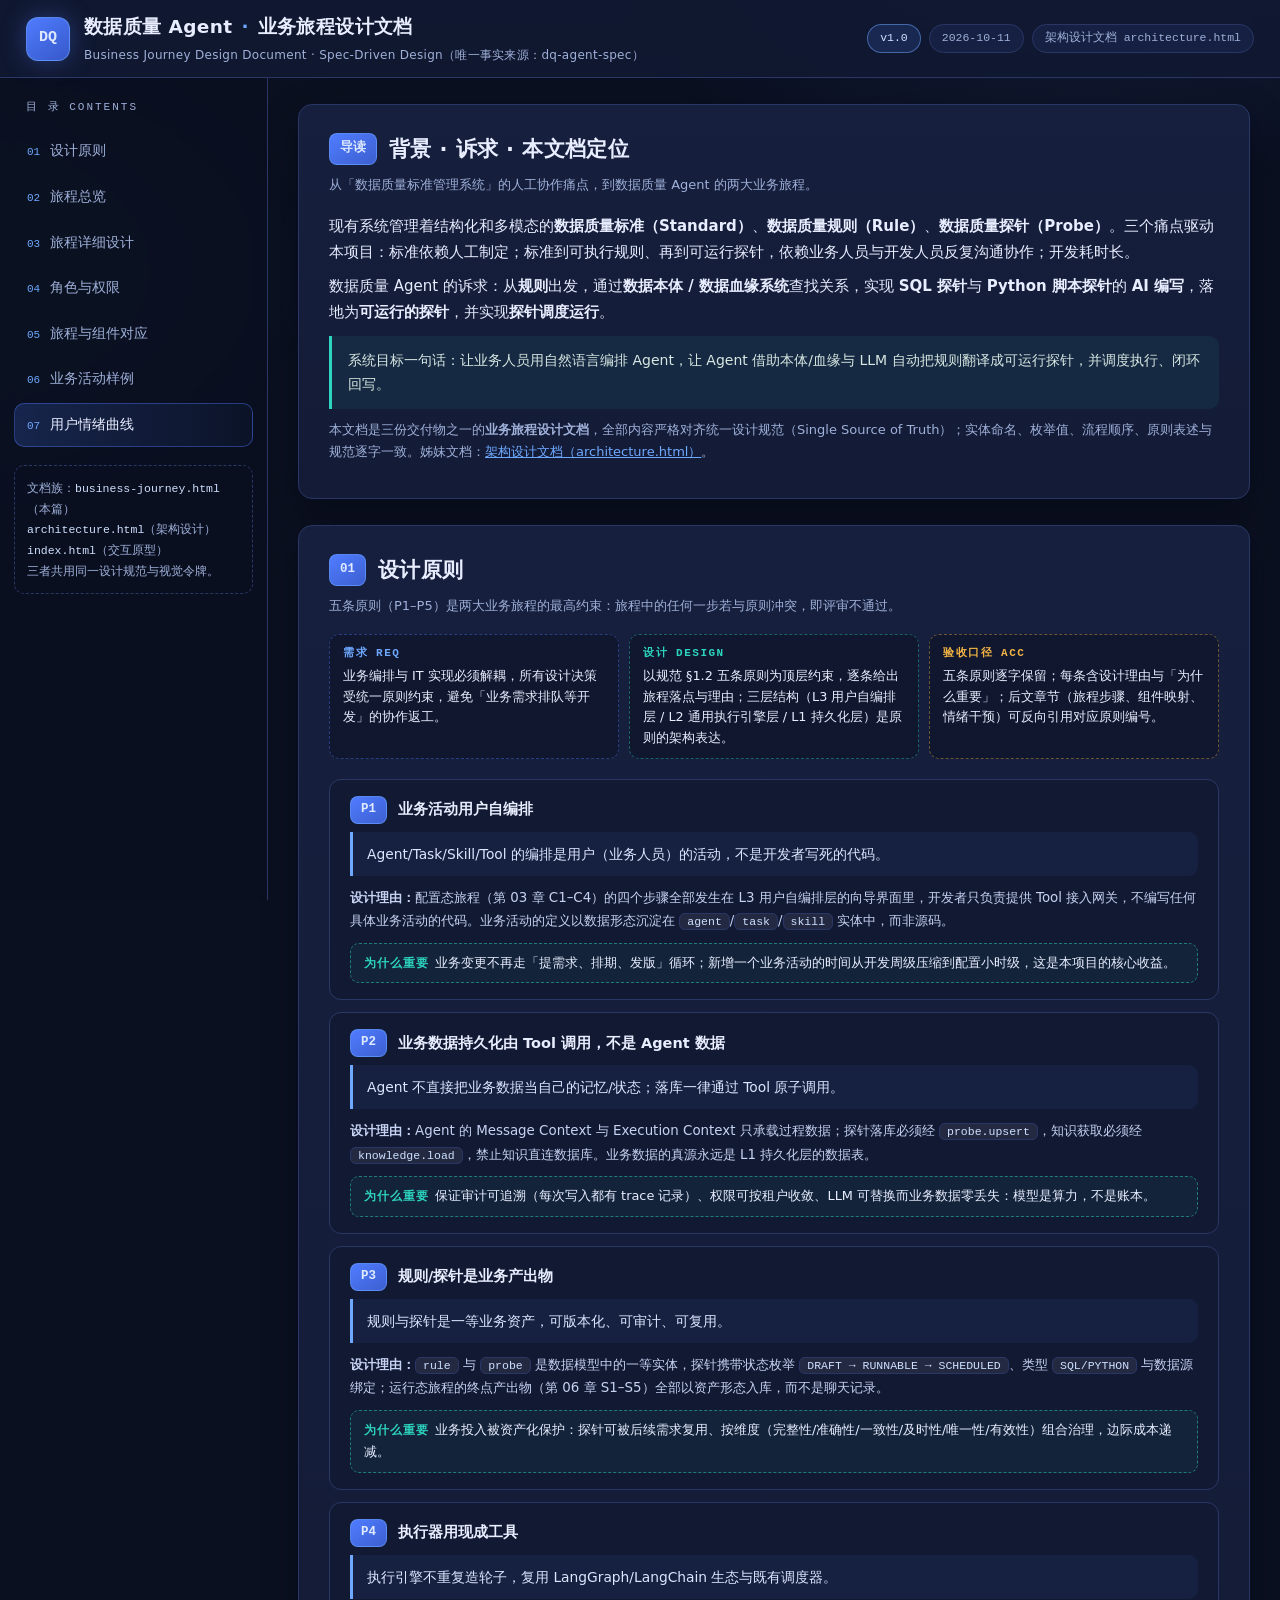
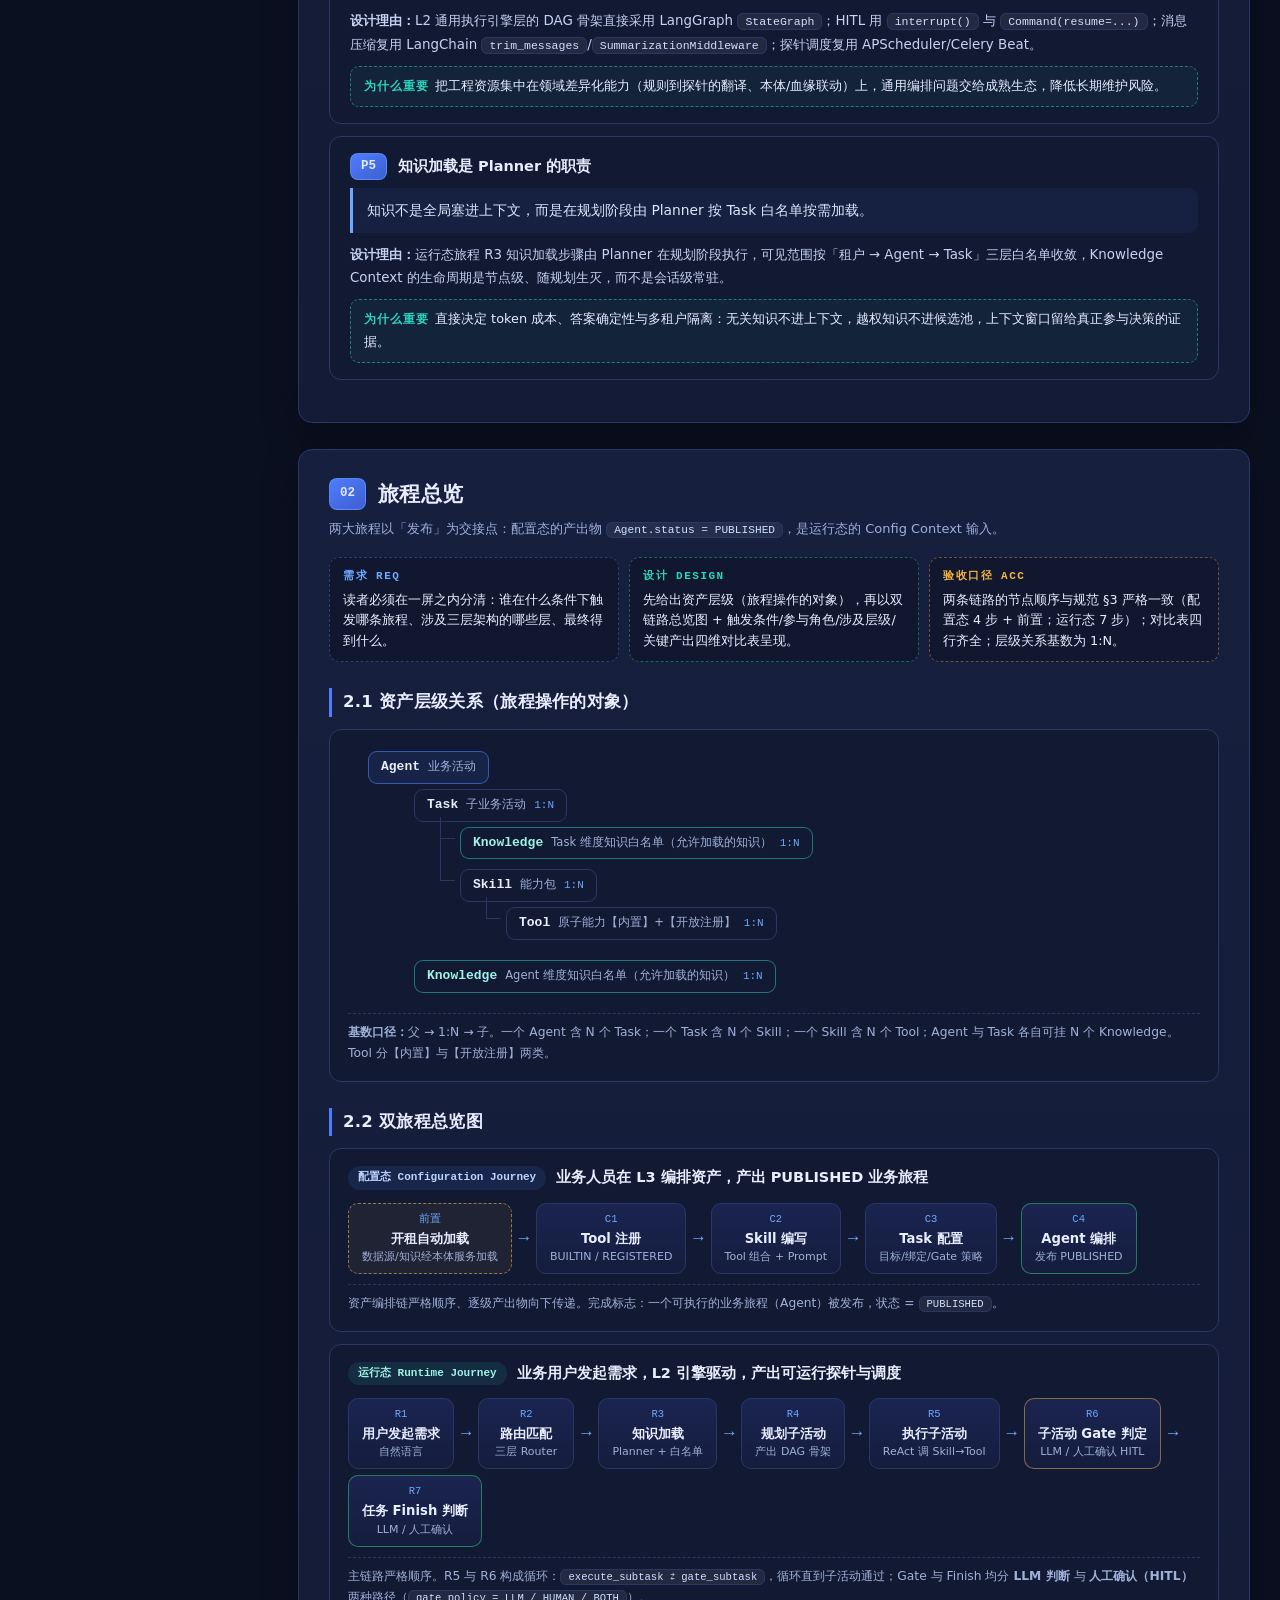
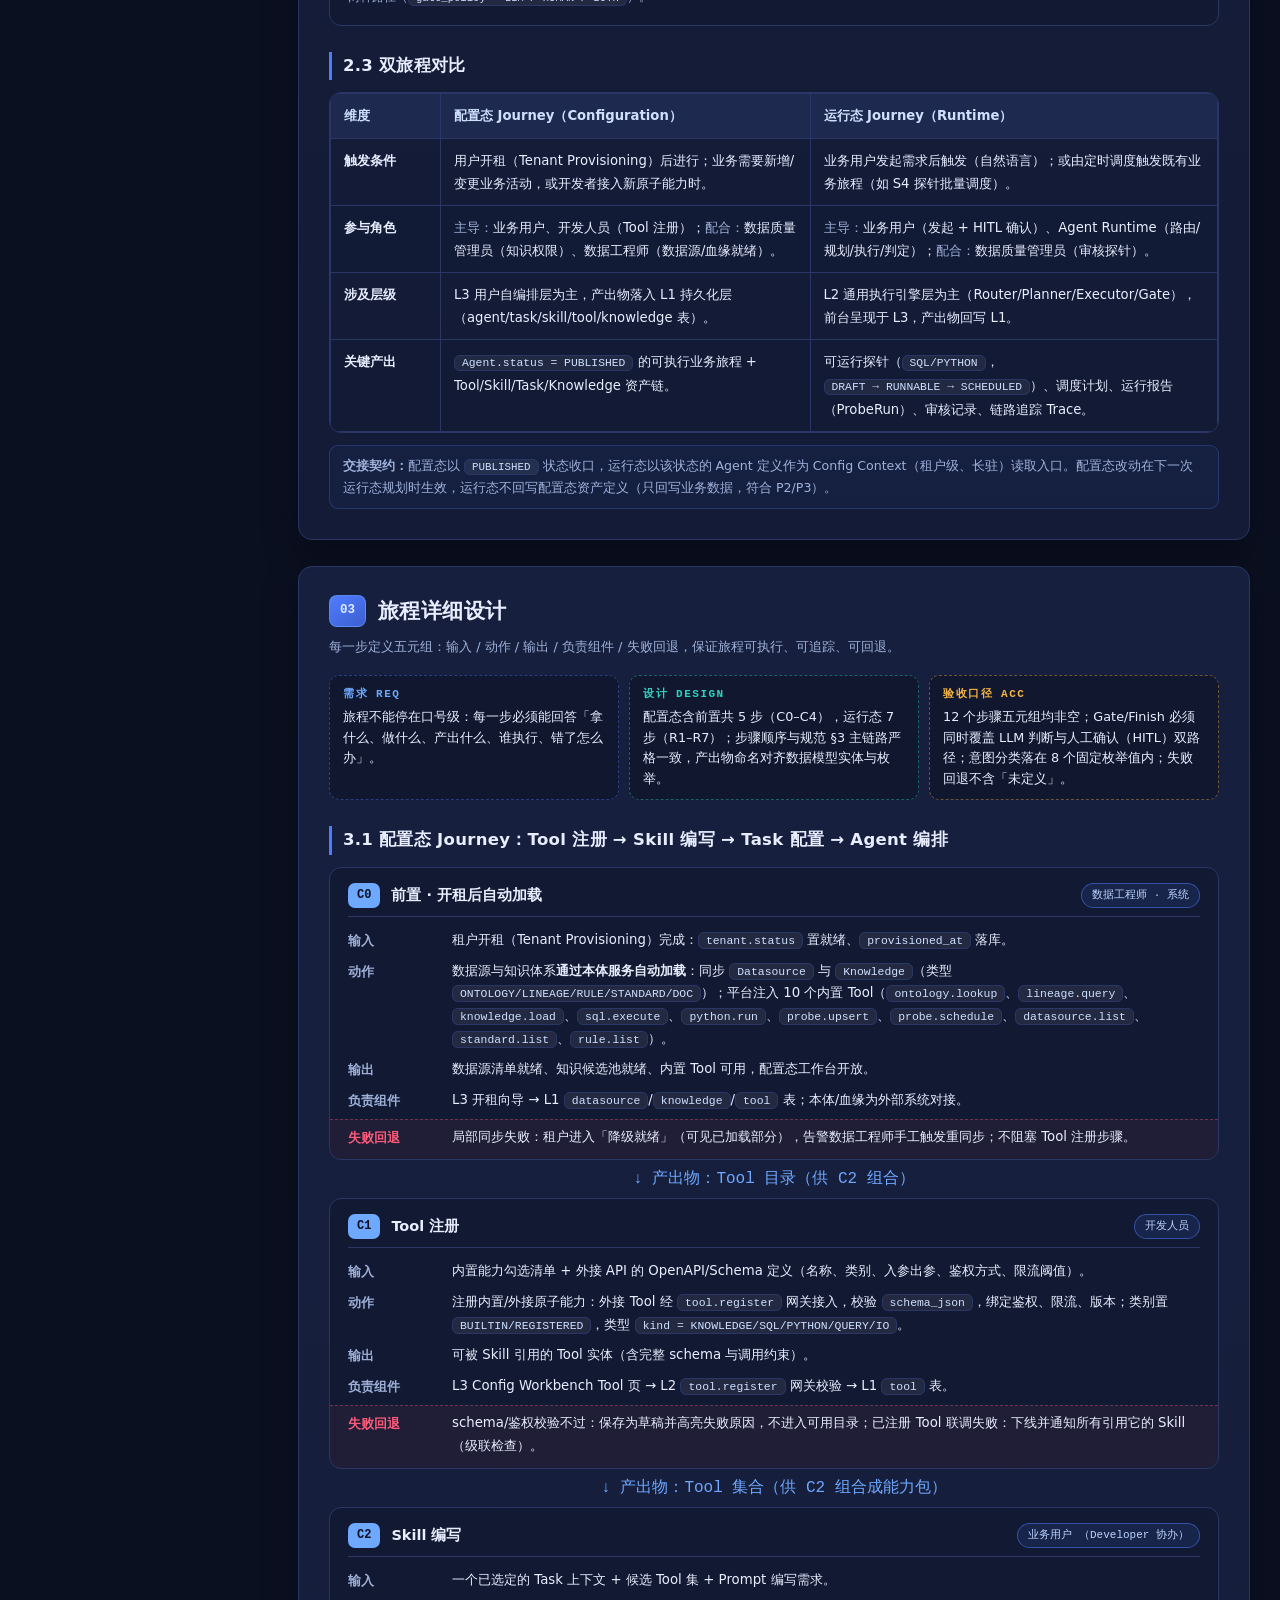
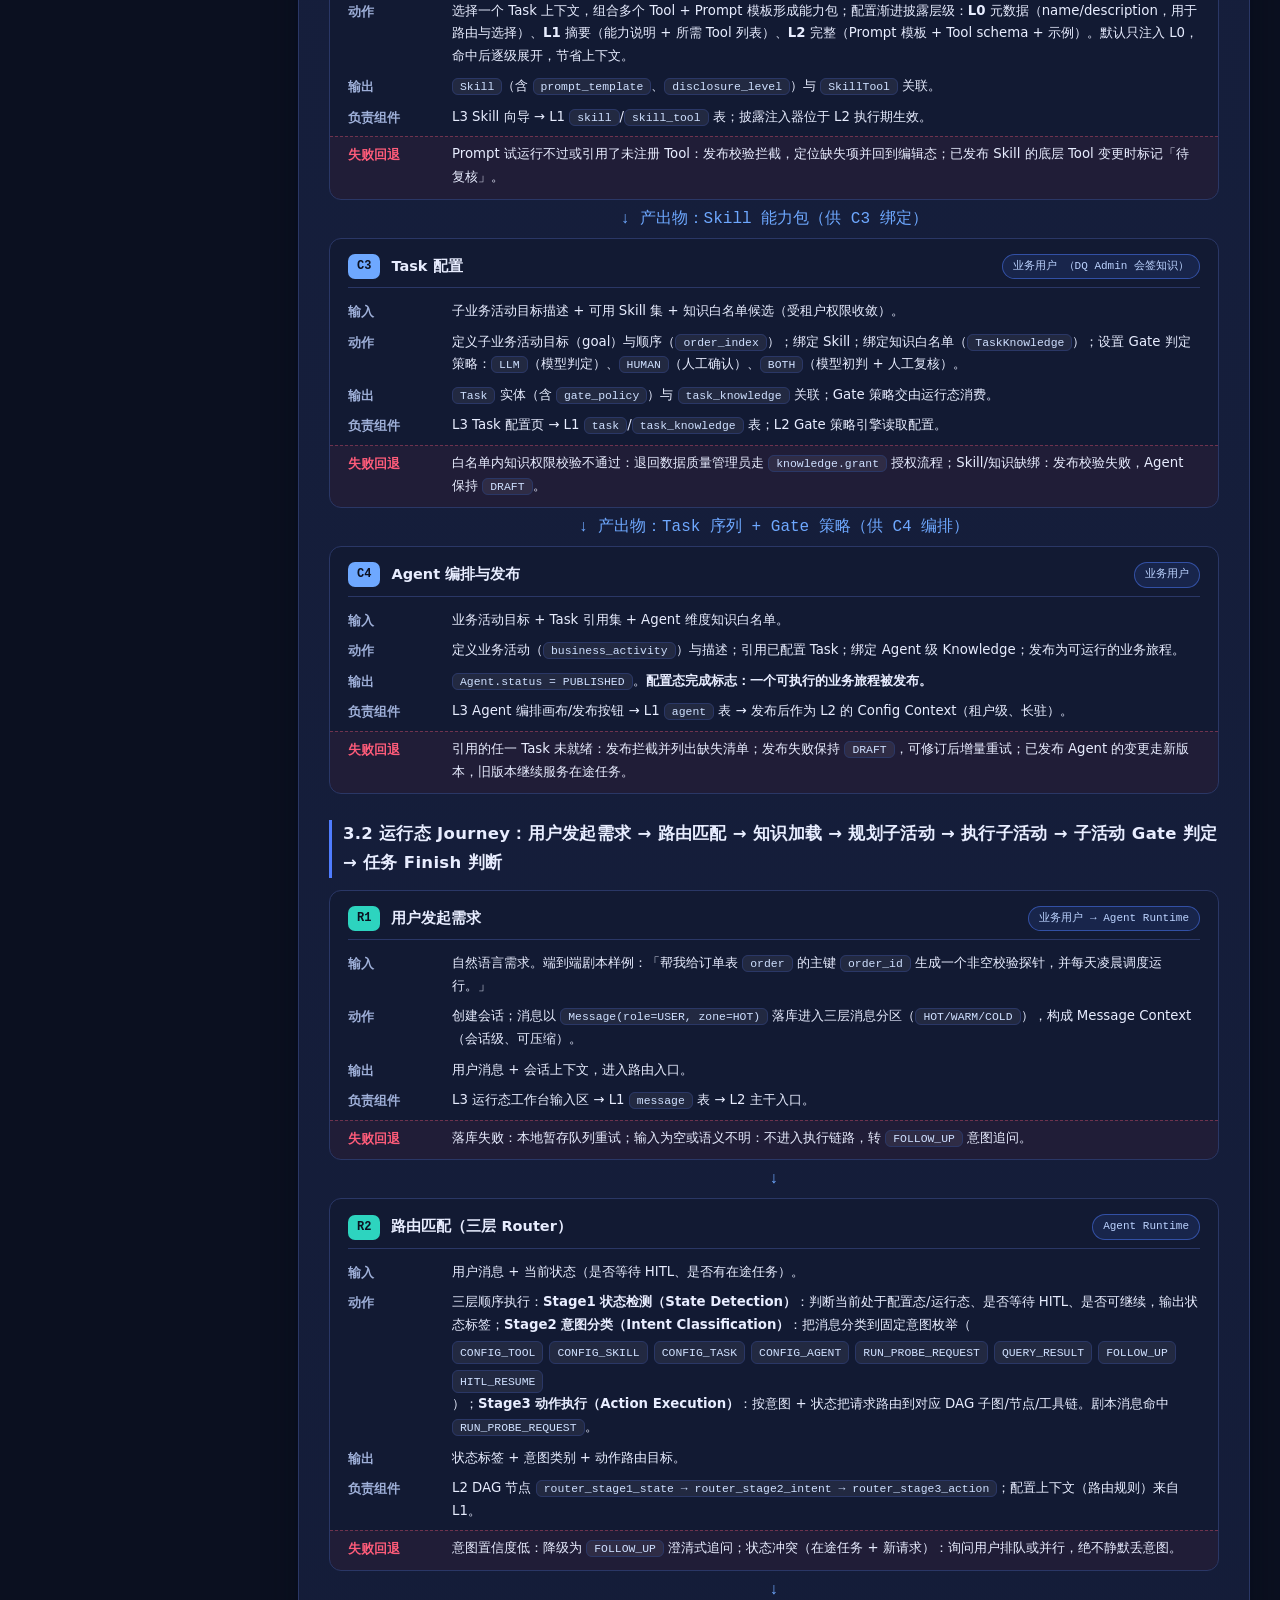
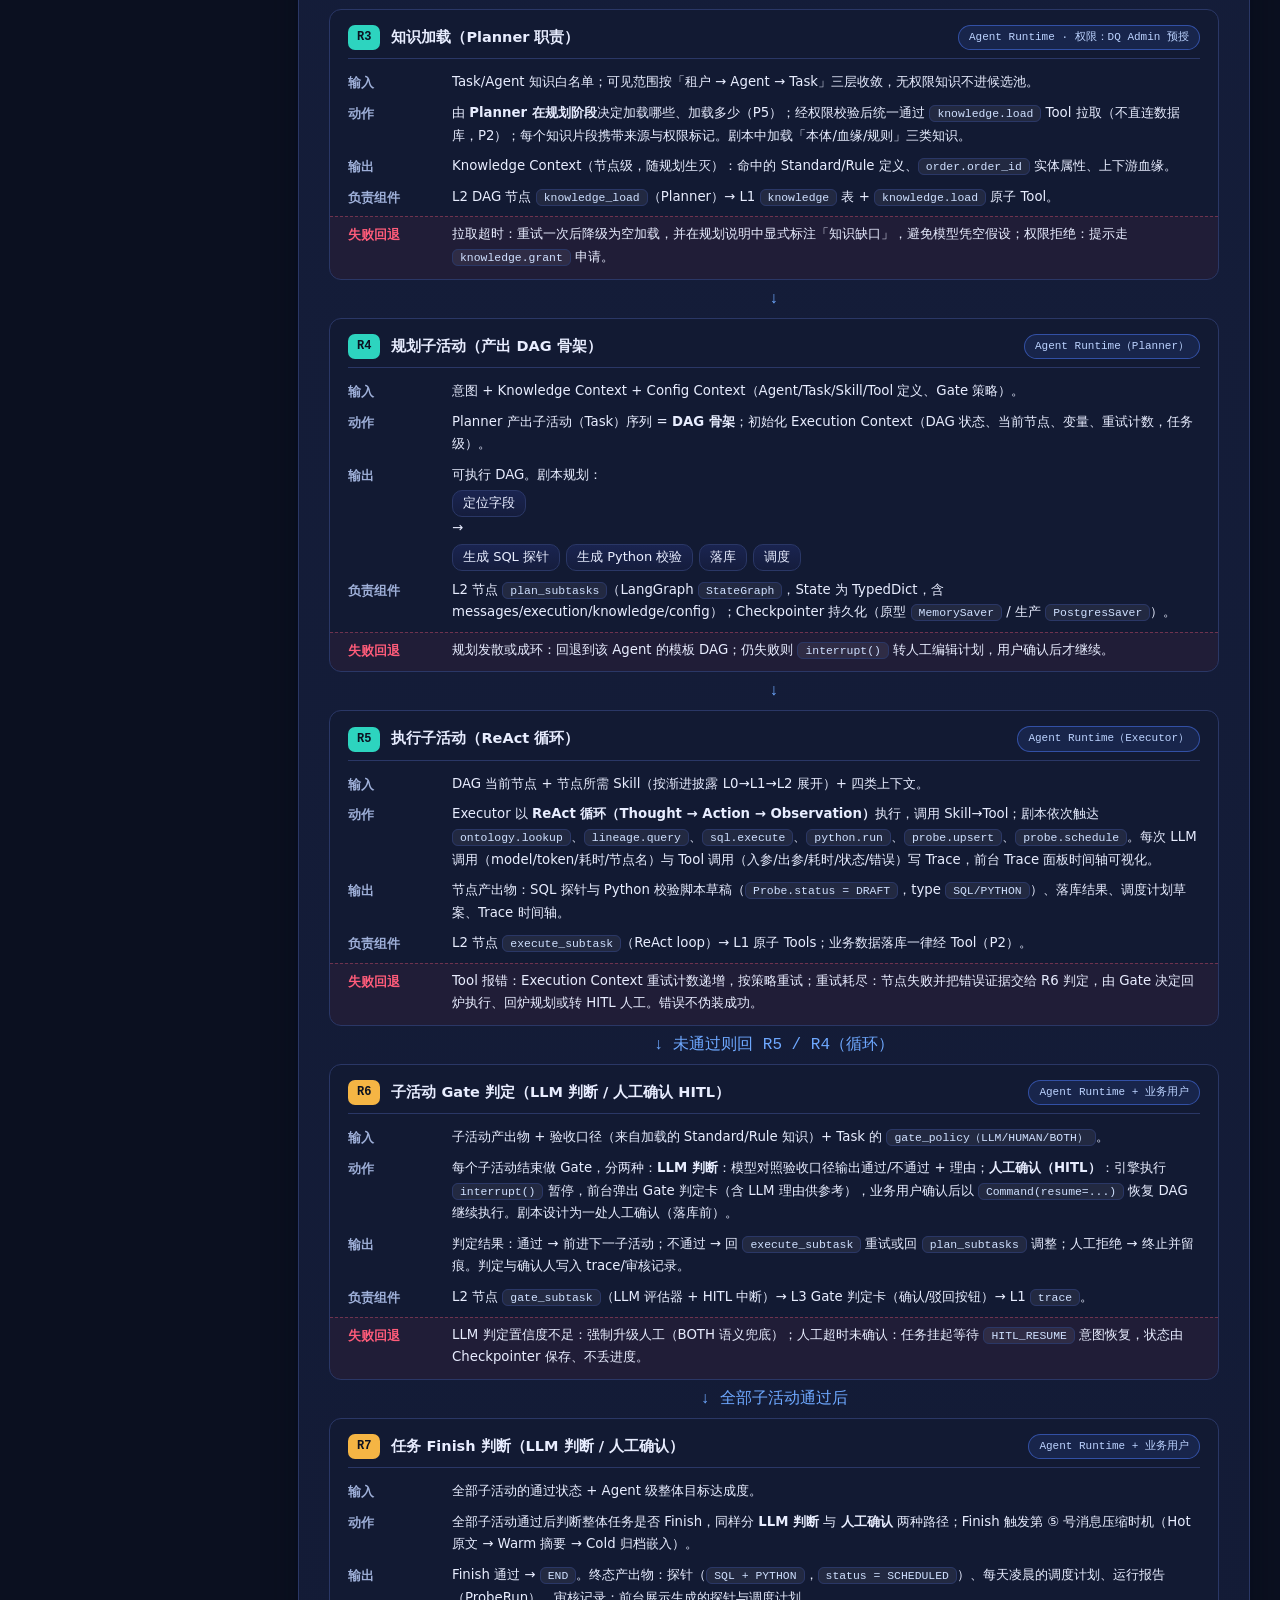
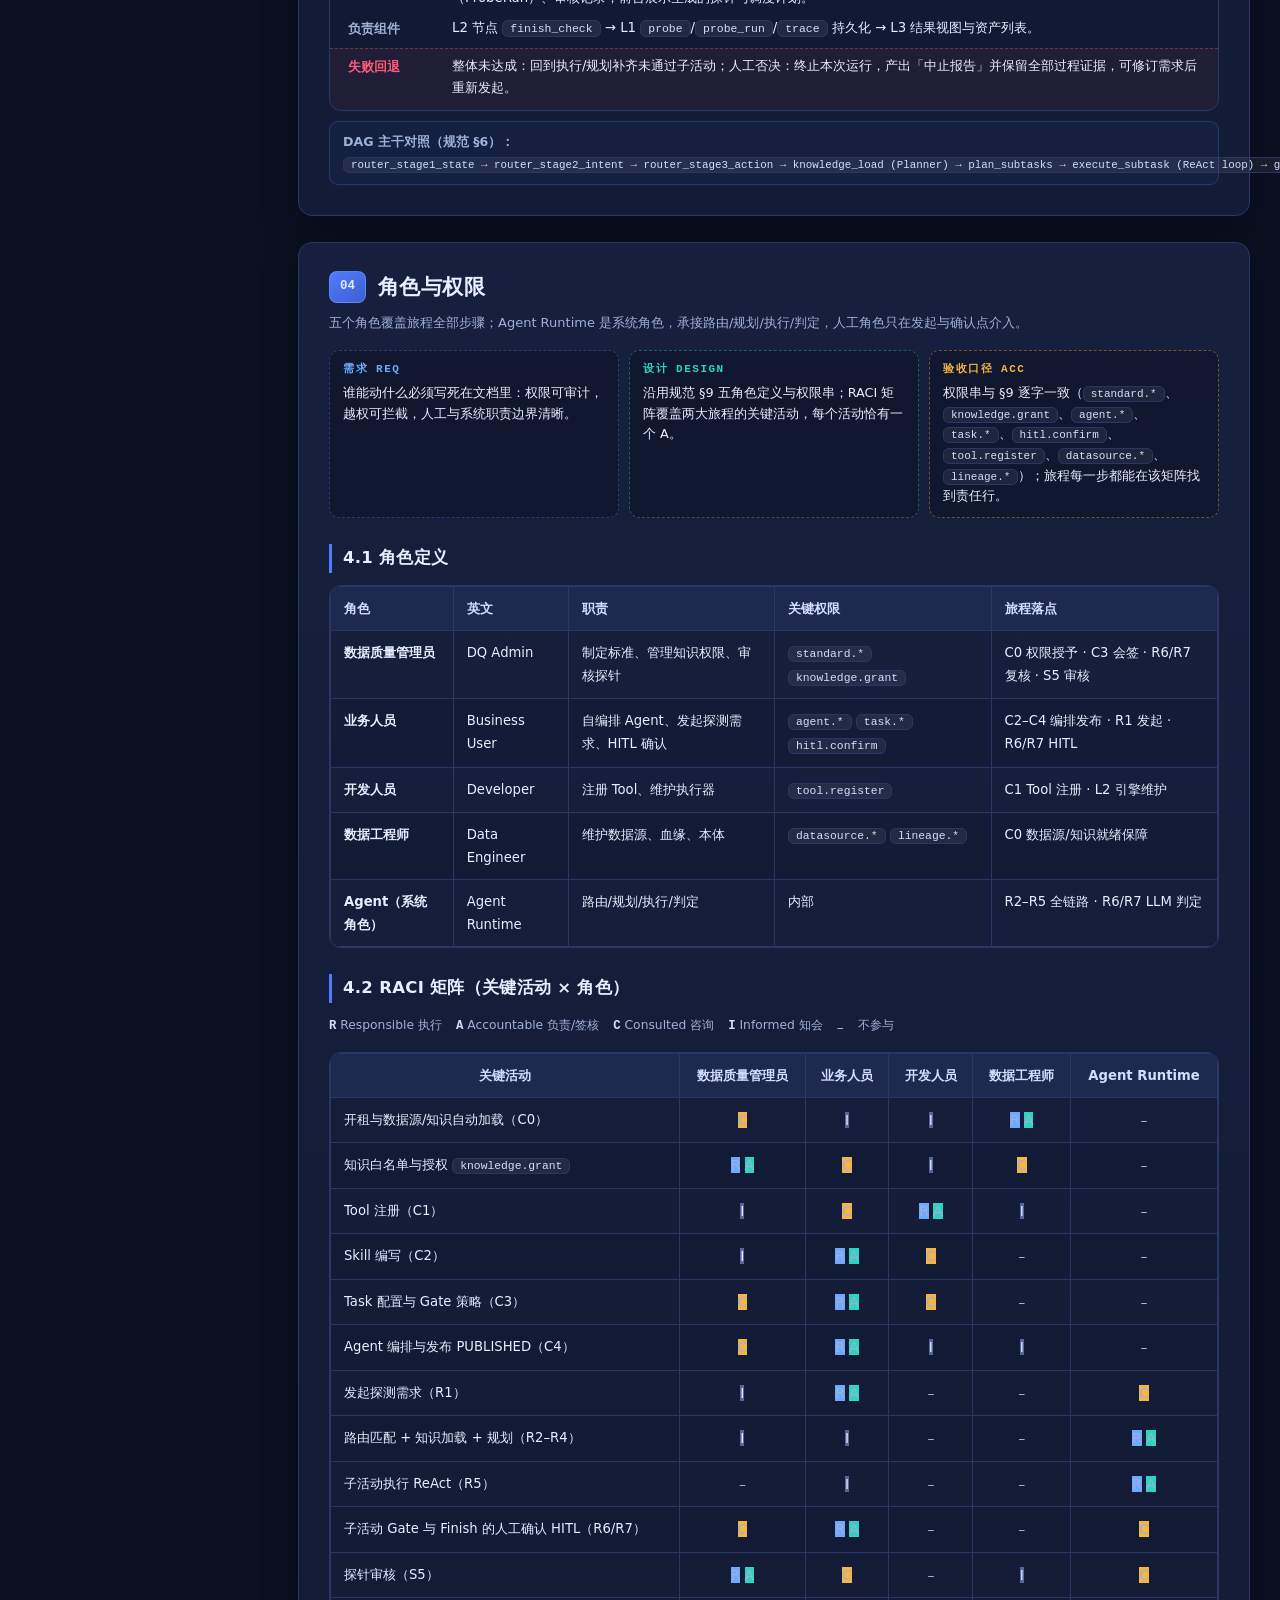
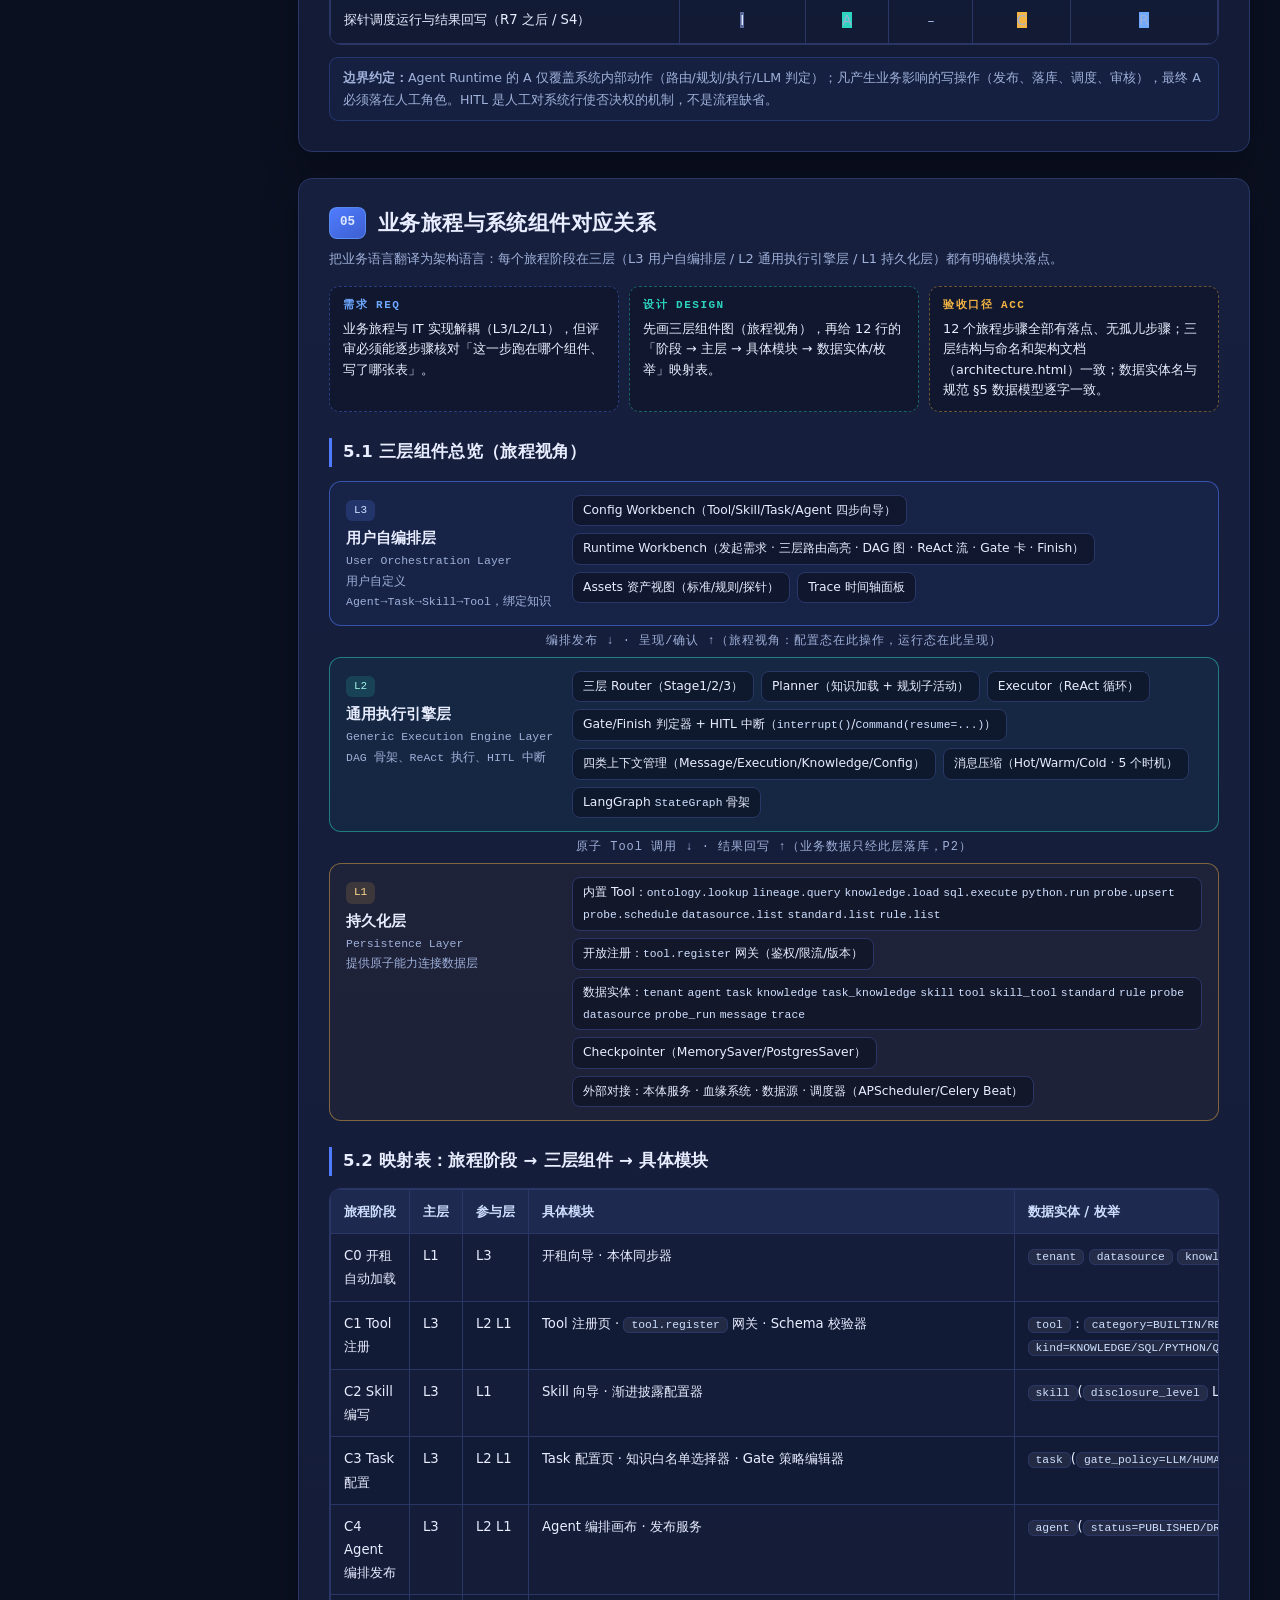
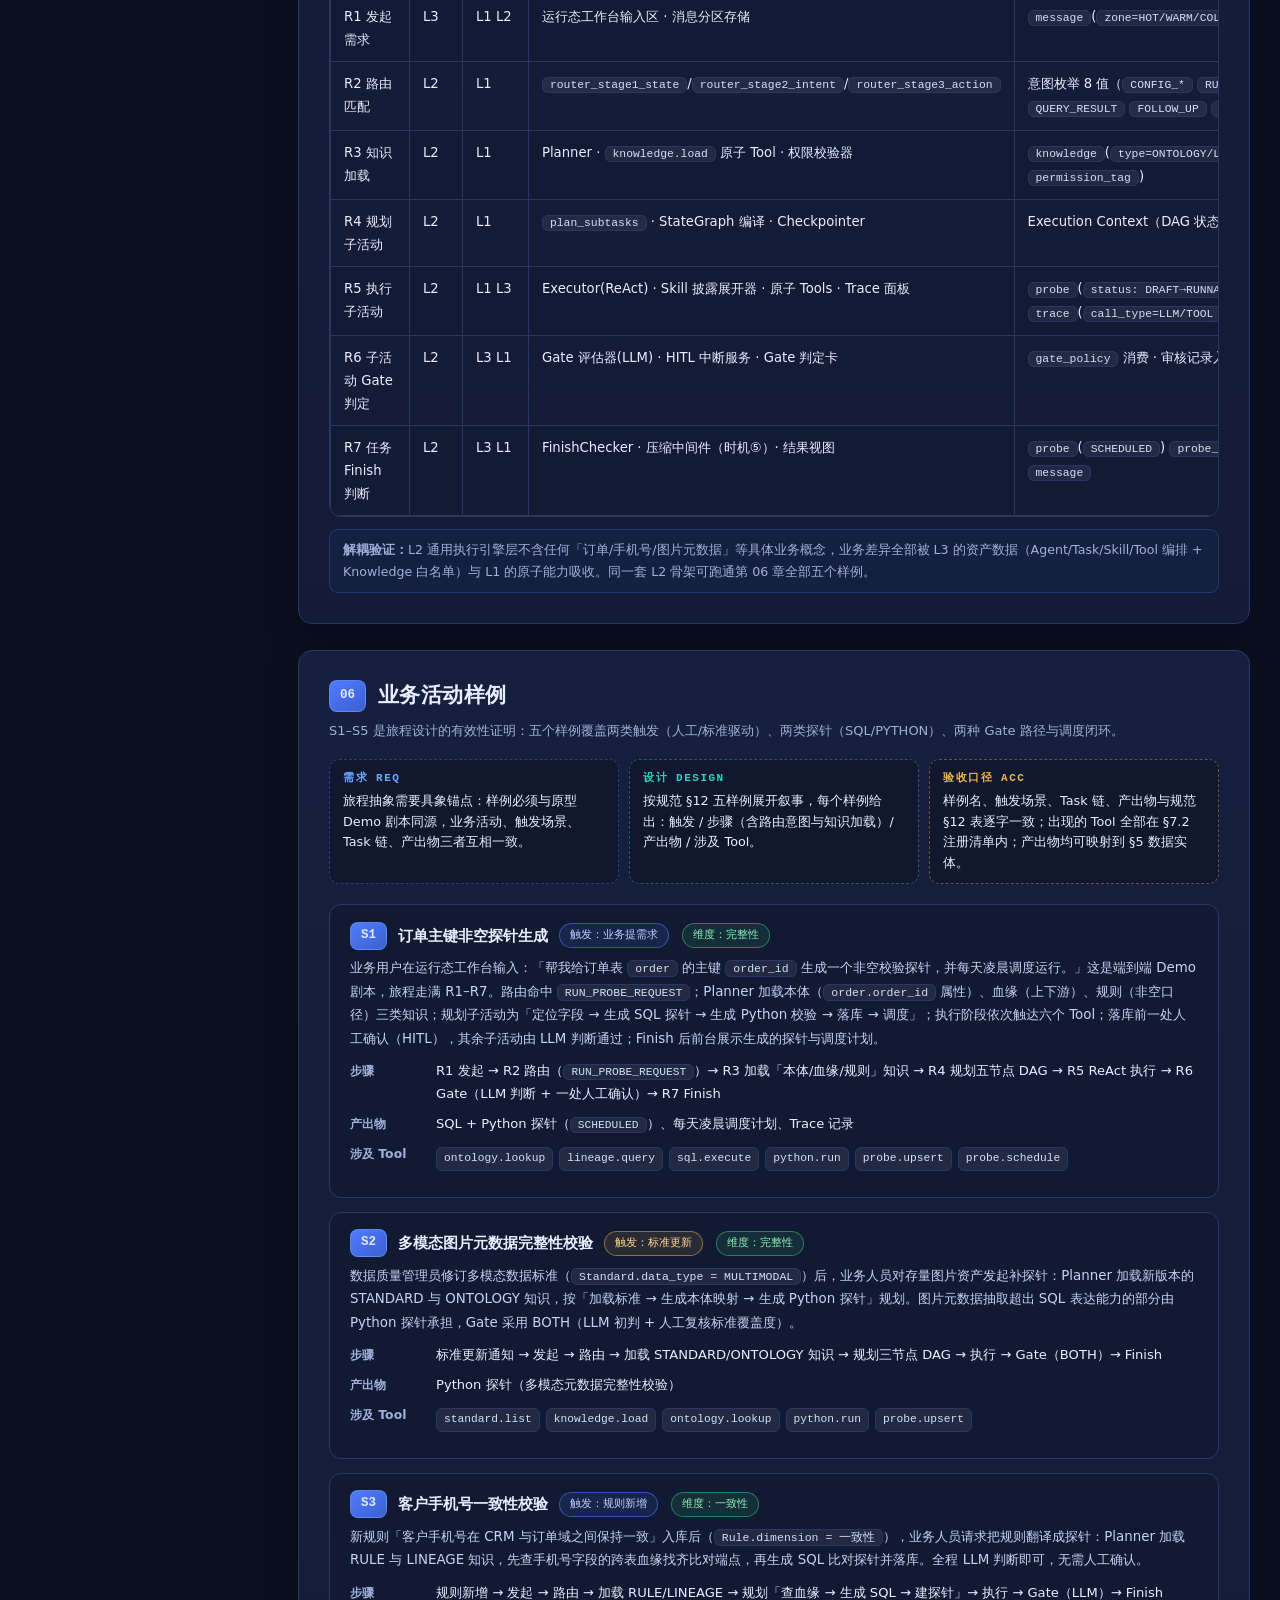
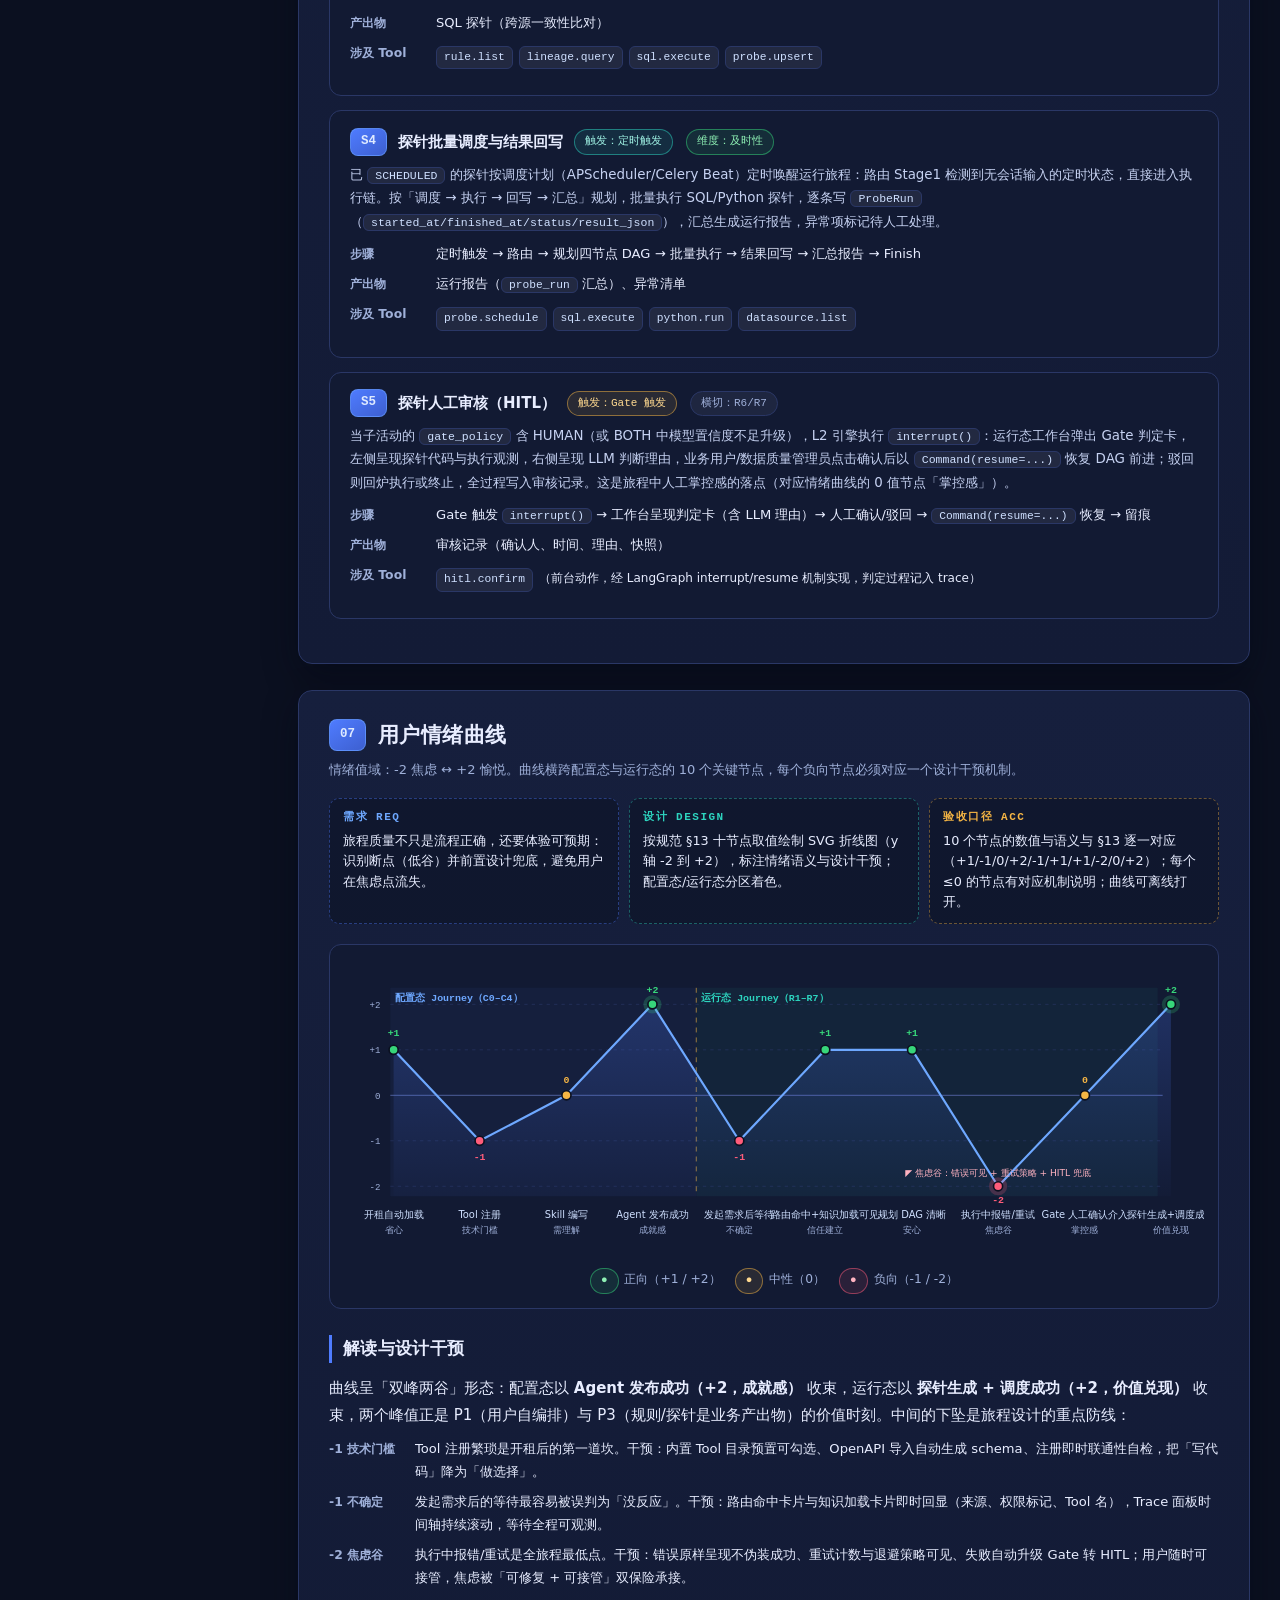
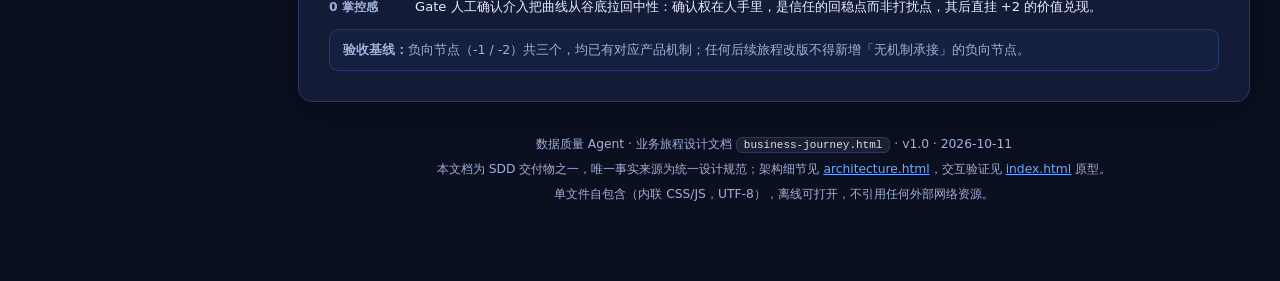
<file: doc/business-journey.html>
<!DOCTYPE html>
<html lang="zh-CN">
<head>
<meta charset="UTF-8">
<meta name="viewport" content="width=device-width, initial-scale=1">
<title>数据质量 Agent · 业务旅程设计文档</title>
<style>
:root{
  --bg:#0b1020;            /* 深色科技底 */
  --bg-soft:#121a33;
  --panel:#161f3d;
  --panel-2:#1d294e;
  --line:#2a3766;
  --text:#e8edff;
  --text-dim:#9fb0d9;
  --primary:#4f7cff;       /* 主蓝 */
  --primary-2:#6ea8ff;
  --teal:#2dd4bf;          /* 强调青 */
  --amber:#f5b544;         /* Gate/警告 */
  --danger:#ff5c7a;
  --ok:#37d67a;
  --radius:14px;
  --mono:'JetBrains Mono','Cascadia Code',Consolas,monospace;
  --sans:'Inter','PingFang SC','Microsoft YaHei',system-ui,sans-serif;
  --header-h:78px;
  --toc-w:268px;
}
*{box-sizing:border-box}
html{scroll-behavior:smooth}
body{
  margin:0;background:var(--bg);color:var(--text);
  font-family:var(--sans);font-size:15px;line-height:1.75;
  -webkit-font-smoothing:antialiased;
}
body::before{
  content:"";position:fixed;inset:0;z-index:-1;pointer-events:none;
  background:
    radial-gradient(900px 480px at 85% -10%, rgba(79,124,255,.14), transparent 60%),
    radial-gradient(760px 420px at -10% 30%, rgba(45,212,191,.08), transparent 60%),
    radial-gradient(700px 500px at 60% 110%, rgba(245,181,68,.05), transparent 60%);
}
::selection{background:rgba(79,124,255,.4)}
::-webkit-scrollbar{width:10px;height:10px}
::-webkit-scrollbar-track{background:#0b1020}
::-webkit-scrollbar-thumb{background:var(--line);border-radius:8px}
::-webkit-scrollbar-thumb:hover{background:#3a4a80}
a{color:var(--primary-2)}

/* ================= App bar ================= */
.appbar{
  position:fixed;top:0;left:0;right:0;z-index:60;height:var(--header-h);
  display:flex;align-items:center;justify-content:space-between;gap:16px;
  padding:0 26px;background:rgba(18,26,51,.88);backdrop-filter:blur(10px);
  border-bottom:1px solid var(--line);
}
.brand{display:flex;align-items:center;gap:14px;min-width:0}
.logo-mark{
  width:44px;height:44px;border-radius:12px;flex:0 0 auto;
  display:flex;align-items:center;justify-content:center;
  font-family:var(--mono);font-weight:700;font-size:15px;color:#dfe8ff;
  background:linear-gradient(145deg,var(--primary),#3758c9);
  border:1px solid rgba(110,168,255,.55);box-shadow:0 0 24px rgba(79,124,255,.35);
}
.appbar h1{margin:0;font-size:18.5px;font-weight:700;letter-spacing:.4px;white-space:nowrap;overflow:hidden;text-overflow:ellipsis}
.appbar h1 .sep{color:var(--primary-2);margin:0 2px}
.subtitle{margin:1px 0 0;font-size:12px;color:var(--text-dim);letter-spacing:.3px}
.meta{display:flex;align-items:center;gap:8px;flex:0 0 auto}
.tag{
  display:inline-block;font-family:var(--mono);font-size:11.5px;color:var(--text-dim);
  border:1px solid var(--line);border-radius:999px;padding:3px 12px;
  background:rgba(79,124,255,.08);white-space:nowrap;text-decoration:none;
}
.tag.ver{color:#cfe0ff;border-color:rgba(110,168,255,.5);background:rgba(79,124,255,.16)}
.tag.link:hover{border-color:var(--primary-2);color:#dfeaff}
.progress{position:fixed;top:var(--header-h);left:0;height:2px;width:0;z-index:61;
  background:linear-gradient(90deg,var(--primary),var(--teal));transition:width .12s linear}

/* ================= TOC ================= */
.toc{
  position:fixed;top:var(--header-h);bottom:0;left:0;width:var(--toc-w);z-index:50;
  border-right:1px solid var(--line);background:rgba(11,16,32,.72);backdrop-filter:blur(8px);
  padding:18px 14px 30px;overflow-y:auto;
}
.toc .toc-title{font-family:var(--mono);font-size:11px;color:var(--text-dim);
  letter-spacing:2px;padding:2px 12px 10px}
.toc a{
  display:flex;align-items:baseline;gap:10px;padding:9px 12px;margin:2px 0;
  border-radius:10px;border:1px solid transparent;color:var(--text-dim);
  text-decoration:none;font-size:13.5px;transition:background .15s,color .15s,border-color .15s;
}
.toc a .num{font-family:var(--mono);font-size:11px;color:var(--primary-2);flex:0 0 auto}
.toc a:hover{color:var(--text);background:rgba(79,124,255,.08)}
.toc a.active{color:var(--text);border-color:rgba(79,124,255,.4);
  background:linear-gradient(90deg,rgba(79,124,255,.2),rgba(79,124,255,.04))}
.toc-foot{margin-top:18px;padding:12px;border:1px dashed var(--line);border-radius:10px;
  font-size:11.5px;color:var(--text-dim)}
.toc-foot .k{font-family:var(--mono);color:#cfe0ff}

/* ================= Content ================= */
.content{margin:var(--header-h) 0 0 var(--toc-w);padding:26px 30px 90px;max-width:1280px}
section.card{
  background:linear-gradient(180deg,var(--panel),#131b36);
  border:1px solid var(--line);border-radius:var(--radius);
  padding:26px 30px 30px;margin-bottom:26px;
  scroll-margin-top:calc(var(--header-h) + 16px);
  box-shadow:0 12px 34px rgba(4,8,20,.45);
}
.sec-head{display:flex;align-items:center;gap:12px;margin:0 0 4px}
.sec-no{
  font-family:var(--mono);font-size:12.5px;font-weight:700;color:#dfeaff;
  background:linear-gradient(145deg,var(--primary),#3d5fd0);
  border-radius:8px;padding:4px 10px;border:1px solid rgba(110,168,255,.5);
}
section.card h2{margin:0;font-size:21px;letter-spacing:.4px}
.sec-sub{margin:6px 0 16px;color:var(--text-dim);font-size:13px}
h3{font-size:16.5px;margin:26px 0 12px;padding-left:11px;border-left:3px solid var(--primary);letter-spacing:.3px}
h4{margin:0;font-size:14.5px}
p{margin:8px 0}
.lead-card{border-color:rgba(79,124,255,.45)}
.quote{
  margin:10px 0;padding:12px 16px;border-left:3px solid var(--teal);
  background:rgba(45,212,191,.07);border-radius:0 10px 10px 0;color:#d7e8e2;font-size:14px;
}
.kv-line{font-size:13px;color:var(--text-dim);margin:4px 0}

/* SDD triad */
.sdd{display:grid;grid-template-columns:repeat(3,1fr);gap:10px;margin:14px 0 20px}
.sdd>div{border:1px dashed var(--line);border-radius:10px;padding:10px 13px;font-size:12.8px;
  background:rgba(11,16,32,.5);line-height:1.6}
.sdd b{display:block;font-family:var(--mono);font-size:11px;letter-spacing:1.5px;margin-bottom:4px}
.sdd .req b{color:var(--primary-2)}  .sdd .req{border-color:rgba(79,124,255,.4)}
.sdd .des b{color:var(--teal)}       .sdd .des{border-color:rgba(45,212,191,.4)}
.sdd .acc b{color:var(--amber)}      .sdd .acc{border-color:rgba(245,181,68,.4)}

/* Code chips & badges */
code,.code{font-family:var(--mono);font-size:.86em;background:rgba(232,237,255,.07);
  border:1px solid var(--line);border-radius:6px;padding:1px 7px;color:#cfe0ff;white-space:nowrap}
.badge{display:inline-block;font-family:var(--mono);font-size:11px;border-radius:999px;
  padding:2px 10px;border:1px solid;margin:2px 2px 2px 0;white-space:nowrap}
.b-ok{color:#8ef0b4;border-color:rgba(55,214,122,.5);background:rgba(55,214,122,.1)}
.b-teal{color:#9ff2e4;border-color:rgba(45,212,191,.5);background:rgba(45,212,191,.1)}
.b-amber{color:#ffd98f;border-color:rgba(245,181,68,.5);background:rgba(245,181,68,.1)}
.b-danger{color:#ffb3c1;border-color:rgba(255,92,122,.5);background:rgba(255,92,122,.1)}
.b-blue{color:#bcd3ff;border-color:rgba(79,124,255,.55);background:rgba(79,124,255,.12)}
.b-dim{color:var(--text-dim);border-color:var(--line);background:rgba(159,176,217,.08)}

/* Tables */
.tbl-wrap{overflow-x:auto;margin:12px 0;border:1px solid var(--line);border-radius:12px}
table{width:100%;border-collapse:collapse;font-size:13.2px;min-width:640px}
th,td{padding:10px 13px;border:1px solid var(--line);text-align:left;vertical-align:top}
thead th{background:var(--panel-2);color:#cfe0ff;font-weight:600;white-space:nowrap}
tbody tr:nth-child(even){background:rgba(18,26,51,.55)}
td .em{color:var(--text-dim)}

/* Flow pipelines */
.pipe{border:1px solid var(--line);border-radius:12px;padding:16px 18px;margin:12px 0;background:var(--bg-soft)}
.pipe h4{display:flex;align-items:center;gap:10px;margin-bottom:12px}
.pipe h4 .pill{font-family:var(--mono);font-size:11px;padding:2px 10px;border-radius:999px}
.flow{display:flex;flex-wrap:wrap;align-items:center;gap:6px 0}
.fnode{
  background:linear-gradient(180deg,#1a2450,#151d3d);border:1px solid var(--line);
  border-radius:10px;padding:8px 13px;font-size:13px;text-align:center;min-width:96px;line-height:1.45;
}
.fnode b{display:block;font-size:13.2px}
.fnode small{display:block;color:var(--text-dim);font-size:11px;margin-top:1px}
.fnode .fno{font-family:var(--mono);font-size:10.5px;color:var(--primary-2);display:block;margin-bottom:2px}
.fnode.pre{border-style:dashed;border-color:rgba(245,181,68,.6);background:rgba(245,181,68,.06)}
.fnode.gate{border-color:rgba(245,181,68,.5)}
.fnode.end{border-color:rgba(55,214,122,.5)}
.farrow{color:var(--primary-2);font-size:17px;padding:0 7px;flex:0 0 auto;font-family:var(--mono)}
.pipe-note{margin-top:10px;font-size:12.3px;color:var(--text-dim);border-top:1px dashed var(--line);padding-top:8px}

/* Steps (5-tuple) */
.steps{display:flex;flex-direction:column;margin-top:10px}
.step{border:1px solid var(--line);border-radius:12px;background:var(--bg-soft);padding:15px 18px;overflow:hidden}
.step .row{display:grid;grid-template-columns:92px 1fr;gap:12px;padding:4px 0;font-size:13.3px;line-height:1.7}
.step .row>span:first-child{font-weight:700;color:var(--text-dim);font-size:12.5px;padding-top:1px}
.step .row.fail{background:rgba(255,92,122,.06);margin:4px -18px -15px;padding:6px 18px 10px;border-top:1px dashed rgba(255,92,122,.35)}
.step .row.fail>span:first-child{color:var(--danger)}
.step-arrow{align-self:center;color:var(--primary-2);font-size:16px;padding:5px 0;font-family:var(--mono)}
.who{margin-left:auto;font-family:var(--mono);font-size:11px;color:#bcd3ff;
  border:1px solid rgba(79,124,255,.5);background:rgba(79,124,255,.12);border-radius:999px;padding:2px 10px}
.step-head{display:flex;align-items:center;gap:11px;margin-bottom:8px;padding-bottom:8px;border-bottom:1px solid var(--line)}
.step-no{font-family:var(--mono);font-size:12px;font-weight:700;color:#0b1020;background:var(--primary-2);
  border-radius:7px;padding:2px 9px;flex:0 0 auto}
.step-no.rno{background:var(--teal)}
.step-no.gno{background:var(--amber)}

/* Layers diagram */
.layers{display:flex;flex-direction:column;gap:8px;margin:14px 0}
.layer{display:grid;grid-template-columns:210px 1fr;gap:16px;border:1px solid var(--line);
  border-radius:12px;padding:13px 16px;background:var(--bg-soft)}
.layer .lname b{display:block;font-size:14.5px}
.layer .lname small{display:block;color:var(--text-dim);font-size:11.5px;font-family:var(--mono)}
.layer .lchip{display:inline-block;font-family:var(--mono);font-size:11px;border-radius:6px;
  padding:1px 8px;margin-bottom:5px}
.lmods{display:flex;flex-wrap:wrap;gap:7px;align-content:flex-start}
.mod{font-size:12.3px;border:1px solid var(--line);border-radius:8px;padding:4px 10px;background:rgba(11,16,32,.6)}
.mod code{border:none;background:none;padding:0;font-size:.92em}
.layer.l3{border-color:rgba(79,124,255,.55);background:rgba(79,124,255,.06)}
.layer.l3 .lchip{background:rgba(79,124,255,.2);color:#cfe0ff}
.layer.l2{border-color:rgba(45,212,191,.5);background:rgba(45,212,191,.05)}
.layer.l2 .lchip{background:rgba(45,212,191,.16);color:#9ff2e4}
.layer.l1{border-color:rgba(245,181,68,.45);background:rgba(245,181,68,.04)}
.layer.l1 .lchip{background:rgba(245,181,68,.14);color:#ffd98f}
.larrow{text-align:center;color:var(--text-dim);font-size:12px;font-family:var(--mono);letter-spacing:1px;margin:-3px 0}

/* RACI */
.raci td,.raci th{text-align:center;white-space:nowrap}
.raci td.act{text-align:left;white-space:normal;min-width:200px}
.rcell{display:inline-flex;align-items:center;justify-content:center;width:26px;height:26px;border-radius:7px;
  font-family:var(--mono);font-size:12.5px;font-weight:700;color:#0b1020}
.rc{background:none;color:var(--text-dim);font-size:14px}
.rc.R{background:var(--primary-2)}
.rc.A{background:var(--teal)}
.rc.C{background:var(--amber)}
.rc.I{background:#57679a;color:#dfe8ff}
.legend{display:flex;flex-wrap:wrap;gap:14px;font-size:12.3px;color:var(--text-dim);margin:8px 0 2px}
.legend b{font-family:var(--mono);color:#cfe0ff}

/* Tree */
.tree,.tree ul{margin:0;padding:0;list-style:none}
.tree ul{padding-left:26px}
.tree li{position:relative;padding:5px 0 5px 20px}
.tree ul ul>li::before{content:"";position:absolute;left:0;top:-5px;bottom:0;border-left:1px solid var(--line)}
.tree ul ul>li::after{content:"";position:absolute;left:0;top:16px;width:15px;border-top:1px solid var(--line)}
.tree ul ul>li:last-child::before{height:21px;bottom:auto}
.tnode{display:inline-flex;align-items:baseline;gap:8px;border:1px solid var(--line);border-radius:9px;
  padding:4px 12px;background:var(--bg-soft);font-size:13.3px}
.tnode b{font-family:var(--mono);font-size:13px}
.tnode small{color:var(--text-dim);font-size:11.5px}
.tnode .mult{font-family:var(--mono);font-size:11px;color:var(--primary-2)}
.tnode.root{border-color:rgba(79,124,255,.6);background:rgba(79,124,255,.1)}
.tnode.kn{border-color:rgba(45,212,191,.5)}
.tnode.kn b{color:#9ff2e4}

/* Principles */
.pcard{border:1px solid var(--line);border-radius:12px;background:var(--bg-soft);padding:16px 20px;margin:12px 0}
.pcard .phead{display:flex;align-items:center;gap:11px;margin-bottom:8px}
.pchip{font-family:var(--mono);font-size:12.5px;font-weight:700;color:#dfeaff;background:linear-gradient(145deg,var(--primary),#3d5fd0);
  border:1px solid rgba(110,168,255,.5);border-radius:8px;padding:2px 10px}
.pverbatim{margin:6px 0 10px;padding:10px 14px;border-left:3px solid var(--primary-2);background:rgba(79,124,255,.07);
  border-radius:0 9px 9px 0;color:#dbe6ff;font-size:13.8px}
.pration{font-size:13.4px;color:#c6d2f2;margin:0 0 10px}
.pwhy{border:1px dashed rgba(45,212,191,.5);border-radius:9px;padding:8px 13px;font-size:12.9px;background:rgba(45,212,191,.05)}
.pwhy b{color:var(--teal);font-family:var(--mono);font-size:11.5px;letter-spacing:1px;margin-right:6px}

/* Samples */
.sample{border:1px solid var(--line);border-radius:12px;background:var(--bg-soft);padding:16px 20px;margin:14px 0}
.sample .shead{display:flex;align-items:center;gap:11px;flex-wrap:wrap;margin-bottom:6px}
.sample .sname{font-size:15px;font-weight:700}
.stext{font-size:13.4px;color:#c6d2f2;margin:6px 0 10px}
.sgrid{display:grid;grid-template-columns:1fr;gap:7px;margin:10px 0}
.srow{display:grid;grid-template-columns:76px 1fr;gap:10px;font-size:13.1px}
.srow>span:first-child{color:var(--text-dim);font-weight:700;font-size:12.4px}
.tools{display:flex;flex-wrap:wrap;gap:6px;margin-top:4px}

/* Emotion */
.emotion-wrap{border:1px solid var(--line);border-radius:12px;background:var(--bg-soft);padding:18px 14px 10px;margin:14px 0}
.emotion-wrap svg{display:block;width:100%;height:auto}
.eline{fill:none;stroke:var(--primary-2);stroke-width:2.6;stroke-linejoin:round;stroke-linecap:round}
.earea{fill:url(#eArea);opacity:.9}
.grid{stroke:var(--line);stroke-width:1;stroke-dasharray:4 5;opacity:.75}
.gridzero{stroke:#44548c;stroke-width:1.4;stroke-dasharray:none;opacity:.95}
.zonediv{stroke:var(--amber);stroke-width:1.2;stroke-dasharray:6 6;opacity:.6}
.axlbl{font:11px var(--mono);fill:var(--text-dim)}
.nname{font:12px var(--sans);fill:#cfe0ff}
.nemo{font:11px var(--sans);fill:var(--text-dim)}
.nval{font:700 12px var(--mono)}
.zlbl{font:600 12px var(--mono)}
.dot-pos{fill:var(--ok);stroke:#0b1020;stroke-width:2}
.dot-neu{fill:var(--amber);stroke:#0b1020;stroke-width:2}
.dot-neg{fill:var(--danger);stroke:#0b1020;stroke-width:2}
.halo{opacity:.22}
.callout{font:11px var(--sans)}

/* Misc */
.grid2{display:grid;grid-template-columns:1fr 1fr;gap:16px}
.note{font-size:12.6px;color:var(--text-dim);margin-top:10px;padding:9px 13px;border-radius:9px;
  background:rgba(79,124,255,.06);border:1px solid rgba(79,124,255,.25)}
footer.docfoot{margin:30px 0 0;color:var(--text-dim);font-size:12.3px;text-align:center;line-height:2}
footer.docfoot .code{font-size:11px}

/* Responsive */
@media (max-width:1100px){ .grid2{grid-template-columns:1fr} }
@media (max-width:960px){
  :root{--header-h:96px}
  .appbar{flex-wrap:wrap;align-content:center;padding:10px 16px}
  .meta{margin-left:58px}
  .toc{position:static;width:auto;top:auto;bottom:auto;border-right:none;
    border-bottom:1px solid var(--line);display:flex;gap:8px;overflow-x:auto;padding:10px 14px}
  .toc .toc-title,.toc-foot{display:none}
  .toc a{white-space:nowrap;margin:0;padding:6px 12px}
  .content{margin-left:0;padding:18px 14px 70px}
  section.card{padding:18px 16px 20px}
  .sdd{grid-template-columns:1fr}
  .layer{grid-template-columns:1fr}
  .step .row{grid-template-columns:80px 1fr}
}
@media (max-width:420px){
  .fnode{min-width:80px}
  .content{padding:14px 10px 60px}
}
@media (prefers-reduced-motion:reduce){ html{scroll-behavior:auto} }
</style>
</head>
<body>

<header class="appbar">
  <div class="brand">
    <div class="logo-mark">DQ</div>
    <div class="titles">
      <h1>数据质量 Agent <span class="sep">·</span> 业务旅程设计文档</h1>
      <p class="subtitle">Business Journey Design Document · Spec-Driven Design（唯一事实来源：dq-agent-spec）</p>
    </div>
  </div>
  <div class="meta">
    <span class="tag ver">v1.0</span>
    <span class="tag">2026-10-11</span>
    <a class="tag link" href="./architecture.html">架构设计文档 architecture.html</a>
  </div>
</header>
<div class="progress" id="progress"></div>

<nav class="toc" id="toc" aria-label="目录">
  <div class="toc-title">目 录 CONTENTS</div>
  <a href="#sec-1" data-spy><span class="num">01</span><span>设计原则</span></a>
  <a href="#sec-2" data-spy><span class="num">02</span><span>旅程总览</span></a>
  <a href="#sec-3" data-spy><span class="num">03</span><span>旅程详细设计</span></a>
  <a href="#sec-4" data-spy><span class="num">04</span><span>角色与权限</span></a>
  <a href="#sec-5" data-spy><span class="num">05</span><span>旅程与组件对应</span></a>
  <a href="#sec-6" data-spy><span class="num">06</span><span>业务活动样例</span></a>
  <a href="#sec-7" data-spy><span class="num">07</span><span>用户情绪曲线</span></a>
  <div class="toc-foot">
    文档族：<span class="k">business-journey.html</span>（本篇）<br>
    <span class="k">architecture.html</span>（架构设计）<br>
    <span class="k">index.html</span>（交互原型）<br>
    三者共用同一设计规范与视觉令牌。
  </div>
</nav>

<main class="content">

  <!-- ============ 导语 ============ -->
  <section class="card lead-card">
    <div class="sec-head"><span class="sec-no">导读</span><h2>背景 · 诉求 · 本文档定位</h2></div>
    <p class="sec-sub">从「数据质量标准管理系统」的人工协作痛点，到数据质量 Agent 的两大业务旅程。</p>
    <p>现有系统管理着结构化和多模态的<strong>数据质量标准（Standard）</strong>、<strong>数据质量规则（Rule）</strong>、<strong>数据质量探针（Probe）</strong>。三个痛点驱动本项目：标准依赖人工制定；标准到可执行规则、再到可运行探针，依赖业务人员与开发人员反复沟通协作；开发耗时长。</p>
    <p>数据质量 Agent 的诉求：从<strong>规则</strong>出发，通过<strong>数据本体 / 数据血缘系统</strong>查找关系，实现 <strong>SQL 探针</strong>与 <strong>Python 脚本探针</strong>的 <strong>AI 编写</strong>，落地为<strong>可运行的探针</strong>，并实现<strong>探针调度运行</strong>。</p>
    <div class="quote">系统目标一句话：让业务人员用自然语言编排 Agent，让 Agent 借助本体/血缘与 LLM 自动把规则翻译成可运行探针，并调度执行、闭环回写。</div>
    <div class="kv-line">本文档是三份交付物之一的<strong>业务旅程设计文档</strong>，全部内容严格对齐统一设计规范（Single Source of Truth）；实体命名、枚举值、流程顺序、原则表述与规范逐字一致。姊妹文档：<a href="./architecture.html">架构设计文档（architecture.html）</a>。</div>
  </section>

  <!-- ============ 01 设计原则 ============ -->
  <section class="card" id="sec-1">
    <div class="sec-head"><span class="sec-no">01</span><h2>设计原则</h2></div>
    <p class="sec-sub">五条原则（P1–P5）是两大业务旅程的最高约束：旅程中的任何一步若与原则冲突，即评审不通过。</p>
    <div class="sdd">
      <div class="req"><b>需求 REQ</b>业务编排与 IT 实现必须解耦，所有设计决策受统一原则约束，避免「业务需求排队等开发」的协作返工。</div>
      <div class="des"><b>设计 DESIGN</b>以规范 §1.2 五条原则为顶层约束，逐条给出旅程落点与理由；三层结构（L3 用户自编排层 / L2 通用执行引擎层 / L1 持久化层）是原则的架构表达。</div>
      <div class="acc"><b>验收口径 ACC</b>五条原则逐字保留；每条含设计理由与「为什么重要」；后文章节（旅程步骤、组件映射、情绪干预）可反向引用对应原则编号。</div>
    </div>

    <div class="pcard">
      <div class="phead"><span class="pchip">P1</span><h4>业务活动用户自编排</h4></div>
      <div class="pverbatim">Agent/Task/Skill/Tool 的编排是用户（业务人员）的活动，不是开发者写死的代码。</div>
      <p class="pration"><strong>设计理由：</strong>配置态旅程（第 03 章 C1–C4）的四个步骤全部发生在 L3 用户自编排层的向导界面里，开发者只负责提供 Tool 接入网关，不编写任何具体业务活动的代码。业务活动的定义以数据形态沉淀在 <code>agent</code>/<code>task</code>/<code>skill</code> 实体中，而非源码。</p>
      <div class="pwhy"><b>为什么重要</b>业务变更不再走「提需求、排期、发版」循环；新增一个业务活动的时间从开发周级压缩到配置小时级，这是本项目的核心收益。</div>
    </div>

    <div class="pcard">
      <div class="phead"><span class="pchip">P2</span><h4>业务数据持久化由 Tool 调用，不是 Agent 数据</h4></div>
      <div class="pverbatim">Agent 不直接把业务数据当自己的记忆/状态；落库一律通过 Tool 原子调用。</div>
      <p class="pration"><strong>设计理由：</strong>Agent 的 Message Context 与 Execution Context 只承载过程数据；探针落库必须经 <code>probe.upsert</code>，知识获取必须经 <code>knowledge.load</code>，禁止知识直连数据库。业务数据的真源永远是 L1 持久化层的数据表。</p>
      <div class="pwhy"><b>为什么重要</b>保证审计可追溯（每次写入都有 trace 记录）、权限可按租户收敛、LLM 可替换而业务数据零丢失：模型是算力，不是账本。</div>
    </div>

    <div class="pcard">
      <div class="phead"><span class="pchip">P3</span><h4>规则/探针是业务产出物</h4></div>
      <div class="pverbatim">规则与探针是一等业务资产，可版本化、可审计、可复用。</div>
      <p class="pration"><strong>设计理由：</strong><code>rule</code> 与 <code>probe</code> 是数据模型中的一等实体，探针携带状态枚举 <code>DRAFT → RUNNABLE → SCHEDULED</code>、类型 <code>SQL/PYTHON</code> 与数据源绑定；运行态旅程的终点产出物（第 06 章 S1–S5）全部以资产形态入库，而不是聊天记录。</p>
      <div class="pwhy"><b>为什么重要</b>业务投入被资产化保护：探针可被后续需求复用、按维度（完整性/准确性/一致性/及时性/唯一性/有效性）组合治理，边际成本递减。</div>
    </div>

    <div class="pcard">
      <div class="phead"><span class="pchip">P4</span><h4>执行器用现成工具</h4></div>
      <div class="pverbatim">执行引擎不重复造轮子，复用 LangGraph/LangChain 生态与既有调度器。</div>
      <p class="pration"><strong>设计理由：</strong>L2 通用执行引擎层的 DAG 骨架直接采用 LangGraph <code>StateGraph</code>；HITL 用 <code>interrupt()</code> 与 <code>Command(resume=...)</code>；消息压缩复用 LangChain <code>trim_messages</code>/<code>SummarizationMiddleware</code>；探针调度复用 APScheduler/Celery Beat。</p>
      <div class="pwhy"><b>为什么重要</b>把工程资源集中在领域差异化能力（规则到探针的翻译、本体/血缘联动）上，通用编排问题交给成熟生态，降低长期维护风险。</div>
    </div>

    <div class="pcard">
      <div class="phead"><span class="pchip">P5</span><h4>知识加载是 Planner 的职责</h4></div>
      <div class="pverbatim">知识不是全局塞进上下文，而是在规划阶段由 Planner 按 Task 白名单按需加载。</div>
      <p class="pration"><strong>设计理由：</strong>运行态旅程 R3 知识加载步骤由 Planner 在规划阶段执行，可见范围按「租户 → Agent → Task」三层白名单收敛，Knowledge Context 的生命周期是节点级、随规划生灭，而不是会话级常驻。</p>
      <div class="pwhy"><b>为什么重要</b>直接决定 token 成本、答案确定性与多租户隔离：无关知识不进上下文，越权知识不进候选池，上下文窗口留给真正参与决策的证据。</div>
    </div>
  </section>

  <!-- ============ 02 旅程总览 ============ -->
  <section class="card" id="sec-2">
    <div class="sec-head"><span class="sec-no">02</span><h2>旅程总览</h2></div>
    <p class="sec-sub">两大旅程以「发布」为交接点：配置态的产出物 <code>Agent.status = PUBLISHED</code>，是运行态的 Config Context 输入。</p>
    <div class="sdd">
      <div class="req"><b>需求 REQ</b>读者必须在一屏之内分清：谁在什么条件下触发哪条旅程、涉及三层架构的哪些层、最终得到什么。</div>
      <div class="des"><b>设计 DESIGN</b>先给出资产层级（旅程操作的对象），再以双链路总览图 + 触发条件/参与角色/涉及层级/关键产出四维对比表呈现。</div>
      <div class="acc"><b>验收口径 ACC</b>两条链路的节点顺序与规范 §3 严格一致（配置态 4 步 + 前置；运行态 7 步）；对比表四行齐全；层级关系基数为 1:N。</div>
    </div>

    <h3>2.1 资产层级关系（旅程操作的对象）</h3>
    <div class="pipe">
      <ul class="tree">
        <li><span class="tnode root"><b>Agent</b><small>业务活动</small></span>
          <ul>
            <li><span class="tnode"><b>Task</b><small>子业务活动</small><span class="mult">1:N</span></span>
              <ul>
                <li><span class="tnode kn"><b>Knowledge</b><small>Task 维度知识白名单（允许加载的知识）</small><span class="mult">1:N</span></span></li>
                <li><span class="tnode"><b>Skill</b><small>能力包</small><span class="mult">1:N</span></span>
                  <ul>
                    <li><span class="tnode"><b>Tool</b><small>原子能力【内置】+【开放注册】</small><span class="mult">1:N</span></span></li>
                  </ul>
                </li>
              </ul>
            </li>
            <li><span class="tnode kn"><b>Knowledge</b><small>Agent 维度知识白名单（允许加载的知识）</small><span class="mult">1:N</span></span></li>
          </ul>
        </li>
      </ul>
      <div class="pipe-note"><strong>基数口径：</strong>父 → 1:N → 子。一个 Agent 含 N 个 Task；一个 Task 含 N 个 Skill；一个 Skill 含 N 个 Tool；Agent 与 Task 各自可挂 N 个 Knowledge。Tool 分【内置】与【开放注册】两类。</div>
    </div>

    <h3>2.2 双旅程总览图</h3>
    <div class="pipe">
      <h4><span class="pill b-blue">配置态 Configuration Journey</span>业务人员在 L3 编排资产，产出 PUBLISHED 业务旅程</h4>
      <div class="flow">
        <div class="fnode pre"><span class="fno">前置</span><b>开租自动加载</b><small>数据源/知识经本体服务加载</small></div>
        <span class="farrow">→</span>
        <div class="fnode"><span class="fno">C1</span><b>Tool 注册</b><small>BUILTIN / REGISTERED</small></div>
        <span class="farrow">→</span>
        <div class="fnode"><span class="fno">C2</span><b>Skill 编写</b><small>Tool 组合 + Prompt</small></div>
        <span class="farrow">→</span>
        <div class="fnode"><span class="fno">C3</span><b>Task 配置</b><small>目标/绑定/Gate 策略</small></div>
        <span class="farrow">→</span>
        <div class="fnode end"><span class="fno">C4</span><b>Agent 编排</b><small>发布 PUBLISHED</small></div>
      </div>
      <div class="pipe-note">资产编排链严格顺序、逐级产出物向下传递。完成标志：一个可执行的业务旅程（Agent）被发布，状态 = <code>PUBLISHED</code>。</div>
    </div>

    <div class="pipe">
      <h4><span class="pill b-teal">运行态 Runtime Journey</span>业务用户发起需求，L2 引擎驱动，产出可运行探针与调度</h4>
      <div class="flow">
        <div class="fnode"><span class="fno">R1</span><b>用户发起需求</b><small>自然语言</small></div>
        <span class="farrow">→</span>
        <div class="fnode"><span class="fno">R2</span><b>路由匹配</b><small>三层 Router</small></div>
        <span class="farrow">→</span>
        <div class="fnode"><span class="fno">R3</span><b>知识加载</b><small>Planner + 白名单</small></div>
        <span class="farrow">→</span>
        <div class="fnode"><span class="fno">R4</span><b>规划子活动</b><small>产出 DAG 骨架</small></div>
        <span class="farrow">→</span>
        <div class="fnode"><span class="fno">R5</span><b>执行子活动</b><small>ReAct 调 Skill→Tool</small></div>
        <span class="farrow">→</span>
        <div class="fnode gate"><span class="fno">R6</span><b>子活动 Gate 判定</b><small>LLM / 人工确认 HITL</small></div>
        <span class="farrow">→</span>
        <div class="fnode end"><span class="fno">R7</span><b>任务 Finish 判断</b><small>LLM / 人工确认</small></div>
      </div>
      <div class="pipe-note">主链路严格顺序。R5 与 R6 构成循环：<code>execute_subtask ⇄ gate_subtask</code>，循环直到子活动通过；Gate 与 Finish 均分 <strong>LLM 判断</strong> 与 <strong>人工确认（HITL）</strong> 两种路径（<code>gate_policy = LLM / HUMAN / BOTH</code>）。</div>
    </div>

    <h3>2.3 双旅程对比</h3>
    <div class="tbl-wrap">
      <table>
        <thead><tr><th style="width:110px">维度</th><th>配置态 Journey（Configuration）</th><th>运行态 Journey（Runtime）</th></tr></thead>
        <tbody>
          <tr>
            <td><b>触发条件</b></td>
            <td>用户开租（Tenant Provisioning）后进行；业务需要新增/变更业务活动，或开发者接入新原子能力时。</td>
            <td>业务用户发起需求后触发（自然语言）；或由定时调度触发既有业务旅程（如 S4 探针批量调度）。</td>
          </tr>
          <tr>
            <td><b>参与角色</b></td>
            <td><span class="em">主导：</span>业务用户、开发人员（Tool 注册）；<span class="em">配合：</span>数据质量管理员（知识权限）、数据工程师（数据源/血缘就绪）。</td>
            <td><span class="em">主导：</span>业务用户（发起 + HITL 确认）、Agent Runtime（路由/规划/执行/判定）；<span class="em">配合：</span>数据质量管理员（审核探针）。</td>
          </tr>
          <tr>
            <td><b>涉及层级</b></td>
            <td>L3 用户自编排层为主，产出物落入 L1 持久化层（agent/task/skill/tool/knowledge 表）。</td>
            <td>L2 通用执行引擎层为主（Router/Planner/Executor/Gate），前台呈现于 L3，产出物回写 L1。</td>
          </tr>
          <tr>
            <td><b>关键产出</b></td>
            <td><code>Agent.status = PUBLISHED</code> 的可执行业务旅程 + Tool/Skill/Task/Knowledge 资产链。</td>
            <td>可运行探针（<code>SQL/PYTHON</code>，<code>DRAFT → RUNNABLE → SCHEDULED</code>）、调度计划、运行报告（ProbeRun）、审核记录、链路追踪 Trace。</td>
          </tr>
        </tbody>
      </table>
    </div>
    <div class="note"><strong>交接契约：</strong>配置态以 <code>PUBLISHED</code> 状态收口，运行态以该状态的 Agent 定义作为 Config Context（租户级、长驻）读取入口。配置态改动在下一次运行态规划时生效，运行态不回写配置态资产定义（只回写业务数据，符合 P2/P3）。</div>
  </section>

  <!-- ============ 03 旅程详细设计 ============ -->
  <section class="card" id="sec-3">
    <div class="sec-head"><span class="sec-no">03</span><h2>旅程详细设计</h2></div>
    <p class="sec-sub">每一步定义五元组：输入 / 动作 / 输出 / 负责组件 / 失败回退，保证旅程可执行、可追踪、可回退。</p>
    <div class="sdd">
      <div class="req"><b>需求 REQ</b>旅程不能停在口号级：每一步必须能回答「拿什么、做什么、产出什么、谁执行、错了怎么办」。</div>
      <div class="des"><b>设计 DESIGN</b>配置态含前置共 5 步（C0–C4），运行态 7 步（R1–R7）；步骤顺序与规范 §3 主链路严格一致，产出物命名对齐数据模型实体与枚举。</div>
      <div class="acc"><b>验收口径 ACC</b>12 个步骤五元组均非空；Gate/Finish 必须同时覆盖 LLM 判断与人工确认（HITL）双路径；意图分类落在 8 个固定枚举值内；失败回退不含「未定义」。</div>
    </div>

    <h3>3.1 配置态 Journey：Tool 注册 → Skill 编写 → Task 配置 → Agent 编排</h3>
    <div class="steps">
      <div class="step">
        <div class="step-head"><span class="step-no">C0</span><h4>前置 · 开租后自动加载</h4><span class="who">数据工程师 · 系统</span></div>
        <div class="row"><span>输入</span><div>租户开租（Tenant Provisioning）完成：<code>tenant.status</code> 置就绪、<code>provisioned_at</code> 落库。</div></div>
        <div class="row"><span>动作</span><div>数据源与知识体系<strong>通过本体服务自动加载</strong>：同步 <code>Datasource</code> 与 <code>Knowledge</code>（类型 <code>ONTOLOGY/LINEAGE/RULE/STANDARD/DOC</code>）；平台注入 10 个内置 Tool（<code>ontology.lookup</code>、<code>lineage.query</code>、<code>knowledge.load</code>、<code>sql.execute</code>、<code>python.run</code>、<code>probe.upsert</code>、<code>probe.schedule</code>、<code>datasource.list</code>、<code>standard.list</code>、<code>rule.list</code>）。</div></div>
        <div class="row"><span>输出</span><div>数据源清单就绪、知识候选池就绪、内置 Tool 可用，配置态工作台开放。</div></div>
        <div class="row"><span>负责组件</span><div>L3 开租向导 → L1 <code>datasource</code>/<code>knowledge</code>/<code>tool</code> 表；本体/血缘为外部系统对接。</div></div>
        <div class="row fail"><span>失败回退</span><div>局部同步失败：租户进入「降级就绪」（可见已加载部分），告警数据工程师手工触发重同步；不阻塞 Tool 注册步骤。</div></div>
      </div>
      <div class="step-arrow">↓ 产出物：Tool 目录（供 C2 组合）</div>

      <div class="step">
        <div class="step-head"><span class="step-no">C1</span><h4>Tool 注册</h4><span class="who">开发人员</span></div>
        <div class="row"><span>输入</span><div>内置能力勾选清单 + 外接 API 的 OpenAPI/Schema 定义（名称、类别、入参出参、鉴权方式、限流阈值）。</div></div>
        <div class="row"><span>动作</span><div>注册内置/外接原子能力：外接 Tool 经 <code>tool.register</code> 网关接入，校验 <code>schema_json</code>，绑定鉴权、限流、版本；类别置 <code>BUILTIN/REGISTERED</code>，类型 <code>kind = KNOWLEDGE/SQL/PYTHON/QUERY/IO</code>。</div></div>
        <div class="row"><span>输出</span><div>可被 Skill 引用的 Tool 实体（含完整 schema 与调用约束）。</div></div>
        <div class="row"><span>负责组件</span><div>L3 Config Workbench Tool 页 → L2 <code>tool.register</code> 网关校验 → L1 <code>tool</code> 表。</div></div>
        <div class="row fail"><span>失败回退</span><div>schema/鉴权校验不过：保存为草稿并高亮失败原因，不进入可用目录；已注册 Tool 联调失败：下线并通知所有引用它的 Skill（级联检查）。</div></div>
      </div>
      <div class="step-arrow">↓ 产出物：Tool 集合（供 C2 组合成能力包）</div>

      <div class="step">
        <div class="step-head"><span class="step-no">C2</span><h4>Skill 编写</h4><span class="who">业务用户 <span class="em">（Developer 协办）</span></span></div>
        <div class="row"><span>输入</span><div>一个已选定的 Task 上下文 + 候选 Tool 集 + Prompt 编写需求。</div></div>
        <div class="row"><span>动作</span><div>选择一个 Task 上下文，组合多个 Tool + Prompt 模板形成能力包；配置渐进披露层级：<b>L0</b> 元数据（name/description，用于路由与选择）、<b>L1</b> 摘要（能力说明 + 所需 Tool 列表）、<b>L2</b> 完整（Prompt 模板 + Tool schema + 示例）。默认只注入 L0，命中后逐级展开，节省上下文。</div></div>
        <div class="row"><span>输出</span><div><code>Skill</code>（含 <code>prompt_template</code>、<code>disclosure_level</code>）与 <code>SkillTool</code> 关联。</div></div>
        <div class="row"><span>负责组件</span><div>L3 Skill 向导 → L1 <code>skill</code>/<code>skill_tool</code> 表；披露注入器位于 L2 执行期生效。</div></div>
        <div class="row fail"><span>失败回退</span><div>Prompt 试运行不过或引用了未注册 Tool：发布校验拦截，定位缺失项并回到编辑态；已发布 Skill 的底层 Tool 变更时标记「待复核」。</div></div>
      </div>
      <div class="step-arrow">↓ 产出物：Skill 能力包（供 C3 绑定）</div>

      <div class="step">
        <div class="step-head"><span class="step-no">C3</span><h4>Task 配置</h4><span class="who">业务用户 <span class="em">（DQ Admin 会签知识）</span></span></div>
        <div class="row"><span>输入</span><div>子业务活动目标描述 + 可用 Skill 集 + 知识白名单候选（受租户权限收敛）。</div></div>
        <div class="row"><span>动作</span><div>定义子业务活动目标（goal）与顺序（<code>order_index</code>）；绑定 Skill；绑定知识白名单（<code>TaskKnowledge</code>）；设置 Gate 判定策略：<code>LLM</code>（模型判定）、<code>HUMAN</code>（人工确认）、<code>BOTH</code>（模型初判 + 人工复核）。</div></div>
        <div class="row"><span>输出</span><div><code>Task</code> 实体（含 <code>gate_policy</code>）与 <code>task_knowledge</code> 关联；Gate 策略交由运行态消费。</div></div>
        <div class="row"><span>负责组件</span><div>L3 Task 配置页 → L1 <code>task</code>/<code>task_knowledge</code> 表；L2 Gate 策略引擎读取配置。</div></div>
        <div class="row fail"><span>失败回退</span><div>白名单内知识权限校验不通过：退回数据质量管理员走 <code>knowledge.grant</code> 授权流程；Skill/知识缺绑：发布校验失败，Agent 保持 <code>DRAFT</code>。</div></div>
      </div>
      <div class="step-arrow">↓ 产出物：Task 序列 + Gate 策略（供 C4 编排）</div>

      <div class="step">
        <div class="step-head"><span class="step-no">C4</span><h4>Agent 编排与发布</h4><span class="who">业务用户</span></div>
        <div class="row"><span>输入</span><div>业务活动目标 + Task 引用集 + Agent 维度知识白名单。</div></div>
        <div class="row"><span>动作</span><div>定义业务活动（<code>business_activity</code>）与描述；引用已配置 Task；绑定 Agent 级 Knowledge；发布为可运行的业务旅程。</div></div>
        <div class="row"><span>输出</span><div><code>Agent.status = PUBLISHED</code>。<strong>配置态完成标志：一个可执行的业务旅程被发布。</strong></div></div>
        <div class="row"><span>负责组件</span><div>L3 Agent 编排画布/发布按钮 → L1 <code>agent</code> 表 → 发布后作为 L2 的 Config Context（租户级、长驻）。</div></div>
        <div class="row fail"><span>失败回退</span><div>引用的任一 Task 未就绪：发布拦截并列出缺失清单；发布失败保持 <code>DRAFT</code>，可修订后增量重试；已发布 Agent 的变更走新版本，旧版本继续服务在途任务。</div></div>
      </div>
    </div>

    <h3>3.2 运行态 Journey：用户发起需求 → 路由匹配 → 知识加载 → 规划子活动 → 执行子活动 → 子活动 Gate 判定 → 任务 Finish 判断</h3>
    <div class="steps">
      <div class="step">
        <div class="step-head"><span class="step-no rno">R1</span><h4>用户发起需求</h4><span class="who">业务用户 → Agent Runtime</span></div>
        <div class="row"><span>输入</span><div>自然语言需求。端到端剧本样例：「帮我给订单表 <code>order</code> 的主键 <code>order_id</code> 生成一个非空校验探针，并每天凌晨调度运行。」</div></div>
        <div class="row"><span>动作</span><div>创建会话；消息以 <code>Message(role=USER, zone=HOT)</code> 落库进入三层消息分区（<code>HOT/WARM/COLD</code>），构成 Message Context（会话级、可压缩）。</div></div>
        <div class="row"><span>输出</span><div>用户消息 + 会话上下文，进入路由入口。</div></div>
        <div class="row"><span>负责组件</span><div>L3 运行态工作台输入区 → L1 <code>message</code> 表 → L2 主干入口。</div></div>
        <div class="row fail"><span>失败回退</span><div>落库失败：本地暂存队列重试；输入为空或语义不明：不进入执行链路，转 <code>FOLLOW_UP</code> 意图追问。</div></div>
      </div>
      <div class="step-arrow">↓</div>

      <div class="step">
        <div class="step-head"><span class="step-no rno">R2</span><h4>路由匹配（三层 Router）</h4><span class="who">Agent Runtime</span></div>
        <div class="row"><span>输入</span><div>用户消息 + 当前状态（是否等待 HITL、是否有在途任务）。</div></div>
        <div class="row"><span>动作</span><div>三层顺序执行：<b>Stage1 状态检测（State Detection）</b>：判断当前处于配置态/运行态、是否等待 HITL、是否可继续，输出状态标签；<b>Stage2 意图分类（Intent Classification）</b>：把消息分类到固定意图枚举（<span class="tools"><code>CONFIG_TOOL</code><code>CONFIG_SKILL</code><code>CONFIG_TASK</code><code>CONFIG_AGENT</code><code>RUN_PROBE_REQUEST</code><code>QUERY_RESULT</code><code>FOLLOW_UP</code><code>HITL_RESUME</code></span>）；<b>Stage3 动作执行（Action Execution）</b>：按意图 + 状态把请求路由到对应 DAG 子图/节点/工具链。剧本消息命中 <code>RUN_PROBE_REQUEST</code>。</div></div>
        <div class="row"><span>输出</span><div>状态标签 + 意图类别 + 动作路由目标。</div></div>
        <div class="row"><span>负责组件</span><div>L2 DAG 节点 <code>router_stage1_state → router_stage2_intent → router_stage3_action</code>；配置上下文（路由规则）来自 L1。</div></div>
        <div class="row fail"><span>失败回退</span><div>意图置信度低：降级为 <code>FOLLOW_UP</code> 澄清式追问；状态冲突（在途任务 + 新请求）：询问用户排队或并行，绝不静默丢意图。</div></div>
      </div>
      <div class="step-arrow">↓</div>

      <div class="step">
        <div class="step-head"><span class="step-no rno">R3</span><h4>知识加载（Planner 职责）</h4><span class="who">Agent Runtime · 权限：DQ Admin 预授</span></div>
        <div class="row"><span>输入</span><div>Task/Agent 知识白名单；可见范围按「租户 → Agent → Task」三层收敛，无权限知识不进候选池。</div></div>
        <div class="row"><span>动作</span><div>由 <strong>Planner 在规划阶段</strong>决定加载哪些、加载多少（P5）；经权限校验后统一通过 <code>knowledge.load</code> Tool 拉取（不直连数据库，P2）；每个知识片段携带来源与权限标记。剧本中加载「本体/血缘/规则」三类知识。</div></div>
        <div class="row"><span>输出</span><div>Knowledge Context（节点级，随规划生灭）：命中的 Standard/Rule 定义、<code>order.order_id</code> 实体属性、上下游血缘。</div></div>
        <div class="row"><span>负责组件</span><div>L2 DAG 节点 <code>knowledge_load</code>（Planner）→ L1 <code>knowledge</code> 表 + <code>knowledge.load</code> 原子 Tool。</div></div>
        <div class="row fail"><span>失败回退</span><div>拉取超时：重试一次后降级为空加载，并在规划说明中显式标注「知识缺口」，避免模型凭空假设；权限拒绝：提示走 <code>knowledge.grant</code> 申请。</div></div>
      </div>
      <div class="step-arrow">↓</div>

      <div class="step">
        <div class="step-head"><span class="step-no rno">R4</span><h4>规划子活动（产出 DAG 骨架）</h4><span class="who">Agent Runtime（Planner）</span></div>
        <div class="row"><span>输入</span><div>意图 + Knowledge Context + Config Context（Agent/Task/Skill/Tool 定义、Gate 策略）。</div></div>
        <div class="row"><span>动作</span><div>Planner 产出子活动（Task）序列 = <strong>DAG 骨架</strong>；初始化 Execution Context（DAG 状态、当前节点、变量、重试计数，任务级）。</div></div>
        <div class="row"><span>输出</span><div>可执行 DAG。剧本规划：<span class="tools"><span class="fnode" style="min-width:auto;padding:3px 10px;display:inline-block">定位字段</span></span> → <span class="tools"><span class="fnode" style="min-width:auto;padding:3px 10px;display:inline-block">生成 SQL 探针</span> <span class="fnode" style="min-width:auto;padding:3px 10px;display:inline-block">生成 Python 校验</span> <span class="fnode" style="min-width:auto;padding:3px 10px;display:inline-block">落库</span> <span class="fnode" style="min-width:auto;padding:3px 10px;display:inline-block">调度</span></span></div></div>
        <div class="row"><span>负责组件</span><div>L2 节点 <code>plan_subtasks</code>（LangGraph <code>StateGraph</code>，State 为 TypedDict，含 messages/execution/knowledge/config）；Checkpointer 持久化（原型 <code>MemorySaver</code> / 生产 <code>PostgresSaver</code>）。</div></div>
        <div class="row fail"><span>失败回退</span><div>规划发散或成环：回退到该 Agent 的模板 DAG；仍失败则 <code>interrupt()</code> 转人工编辑计划，用户确认后才继续。</div></div>
      </div>
      <div class="step-arrow">↓</div>

      <div class="step">
        <div class="step-head"><span class="step-no rno">R5</span><h4>执行子活动（ReAct 循环）</h4><span class="who">Agent Runtime（Executor）</span></div>
        <div class="row"><span>输入</span><div>DAG 当前节点 + 节点所需 Skill（按渐进披露 L0→L1→L2 展开）+ 四类上下文。</div></div>
        <div class="row"><span>动作</span><div>Executor 以 <strong>ReAct 循环（Thought → Action → Observation）</strong>执行，调用 Skill→Tool；剧本依次触达 <code>ontology.lookup</code>、<code>lineage.query</code>、<code>sql.execute</code>、<code>python.run</code>、<code>probe.upsert</code>、<code>probe.schedule</code>。每次 LLM 调用（model/token/耗时/节点名）与 Tool 调用（入参/出参/耗时/状态/错误）写 Trace，前台 Trace 面板时间轴可视化。</div></div>
        <div class="row"><span>输出</span><div>节点产出物：SQL 探针与 Python 校验脚本草稿（<code>Probe.status = DRAFT</code>，type <code>SQL/PYTHON</code>）、落库结果、调度计划草案、Trace 时间轴。</div></div>
        <div class="row"><span>负责组件</span><div>L2 节点 <code>execute_subtask</code>（ReAct loop）→ L1 原子 Tools；业务数据落库一律经 Tool（P2）。</div></div>
        <div class="row fail"><span>失败回退</span><div>Tool 报错：Execution Context 重试计数递增，按策略重试；重试耗尽：节点失败并把错误证据交给 R6 判定，由 Gate 决定回炉执行、回炉规划或转 HITL 人工。错误不伪装成功。</div></div>
      </div>
      <div class="step-arrow">↓ 未通过则回 R5 / R4（循环）</div>

      <div class="step">
        <div class="step-head"><span class="step-no gno">R6</span><h4>子活动 Gate 判定（LLM 判断 / 人工确认 HITL）</h4><span class="who">Agent Runtime + 业务用户</span></div>
        <div class="row"><span>输入</span><div>子活动产出物 + 验收口径（来自加载的 Standard/Rule 知识）+ Task 的 <code>gate_policy（LLM/HUMAN/BOTH）</code>。</div></div>
        <div class="row"><span>动作</span><div>每个子活动结束做 Gate，分两种：<b>LLM 判断</b>：模型对照验收口径输出通过/不通过 + 理由；<b>人工确认（HITL）</b>：引擎执行 <code>interrupt()</code> 暂停，前台弹出 Gate 判定卡（含 LLM 理由供参考），业务用户确认后以 <code>Command(resume=...)</code> 恢复 DAG 继续执行。剧本设计为一处人工确认（落库前）。</div></div>
        <div class="row"><span>输出</span><div>判定结果：通过 → 前进下一子活动；不通过 → 回 <code>execute_subtask</code> 重试或回 <code>plan_subtasks</code> 调整；人工拒绝 → 终止并留痕。判定与确认人写入 trace/审核记录。</div></div>
        <div class="row"><span>负责组件</span><div>L2 节点 <code>gate_subtask</code>（LLM 评估器 + HITL 中断）→ L3 Gate 判定卡（确认/驳回按钮）→ L1 <code>trace</code>。</div></div>
        <div class="row fail"><span>失败回退</span><div>LLM 判定置信度不足：强制升级人工（BOTH 语义兜底）；人工超时未确认：任务挂起等待 <code>HITL_RESUME</code> 意图恢复，状态由 Checkpointer 保存、不丢进度。</div></div>
      </div>
      <div class="step-arrow">↓ 全部子活动通过后</div>

      <div class="step">
        <div class="step-head"><span class="step-no gno">R7</span><h4>任务 Finish 判断（LLM 判断 / 人工确认）</h4><span class="who">Agent Runtime + 业务用户</span></div>
        <div class="row"><span>输入</span><div>全部子活动的通过状态 + Agent 级整体目标达成度。</div></div>
        <div class="row"><span>动作</span><div>全部子活动通过后判断整体任务是否 Finish，同样分 <strong>LLM 判断</strong> 与 <strong>人工确认</strong> 两种路径；Finish 触发第 ⑤ 号消息压缩时机（Hot 原文 → Warm 摘要 → Cold 归档嵌入）。</div></div>
        <div class="row"><span>输出</span><div>Finish 通过 → <code>END</code>。终态产出物：探针（<code>SQL + PYTHON</code>，<code>status = SCHEDULED</code>）、每天凌晨的调度计划、运行报告（ProbeRun）、审核记录；前台展示生成的探针与调度计划。</div></div>
        <div class="row"><span>负责组件</span><div>L2 节点 <code>finish_check</code> → L1 <code>probe</code>/<code>probe_run</code>/<code>trace</code> 持久化 → L3 结果视图与资产列表。</div></div>
        <div class="row fail"><span>失败回退</span><div>整体未达成：回到执行/规划补齐未通过子活动；人工否决：终止本次运行，产出「中止报告」并保留全部过程证据，可修订需求后重新发起。</div></div>
      </div>
    </div>
    <div class="note"><strong>DAG 主干对照（规范 §6）：</strong><code>router_stage1_state → router_stage2_intent → router_stage3_action → knowledge_load (Planner) → plan_subtasks → execute_subtask (ReAct loop) → gate_subtask (LLM/HITL) ⇄ 循环 → finish_check (LLM/HITL) → END</code>。</div>
  </section>

  <!-- ============ 04 角色与权限 ============ -->
  <section class="card" id="sec-4">
    <div class="sec-head"><span class="sec-no">04</span><h2>角色与权限</h2></div>
    <p class="sec-sub">五个角色覆盖旅程全部步骤；Agent Runtime 是系统角色，承接路由/规划/执行/判定，人工角色只在发起与确认点介入。</p>
    <div class="sdd">
      <div class="req"><b>需求 REQ</b>谁能动什么必须写死在文档里：权限可审计，越权可拦截，人工与系统职责边界清晰。</div>
      <div class="des"><b>设计 DESIGN</b>沿用规范 §9 五角色定义与权限串；RACI 矩阵覆盖两大旅程的关键活动，每个活动恰有一个 A。</div>
      <div class="acc"><b>验收口径 ACC</b>权限串与 §9 逐字一致（<code>standard.*</code>、<code>knowledge.grant</code>、<code>agent.*</code>、<code>task.*</code>、<code>hitl.confirm</code>、<code>tool.register</code>、<code>datasource.*</code>、<code>lineage.*</code>）；旅程每一步都能在该矩阵找到责任行。</div>
    </div>

    <h3>4.1 角色定义</h3>
    <div class="tbl-wrap">
      <table>
        <thead><tr><th>角色</th><th>英文</th><th>职责</th><th>关键权限</th><th>旅程落点</th></tr></thead>
        <tbody>
          <tr><td><b>数据质量管理员</b></td><td class="em">DQ Admin</td><td>制定标准、管理知识权限、审核探针</td><td><code>standard.*</code> <code>knowledge.grant</code></td><td>C0 权限授予 · C3 会签 · R6/R7 复核 · S5 审核</td></tr>
          <tr><td><b>业务人员</b></td><td class="em">Business User</td><td>自编排 Agent、发起探测需求、HITL 确认</td><td><code>agent.*</code> <code>task.*</code> <code>hitl.confirm</code></td><td>C2–C4 编排发布 · R1 发起 · R6/R7 HITL</td></tr>
          <tr><td><b>开发人员</b></td><td class="em">Developer</td><td>注册 Tool、维护执行器</td><td><code>tool.register</code></td><td>C1 Tool 注册 · L2 引擎维护</td></tr>
          <tr><td><b>数据工程师</b></td><td class="em">Data Engineer</td><td>维护数据源、血缘、本体</td><td><code>datasource.*</code> <code>lineage.*</code></td><td>C0 数据源/知识就绪保障</td></tr>
          <tr><td><b>Agent（系统角色）</b></td><td class="em">Agent Runtime</td><td>路由/规划/执行/判定</td><td class="em">内部</td><td>R2–R5 全链路 · R6/R7 LLM 判定</td></tr>
        </tbody>
      </table>
    </div>

    <h3>4.2 RACI 矩阵（关键活动 × 角色）</h3>
    <div class="legend"><span><b>R</b> Responsible 执行</span><span><b>A</b> Accountable 负责/签核</span><span><b>C</b> Consulted 咨询</span><span><b>I</b> Informed 知会</span><span class="rc">–</span><span>不参与</span></div>
    <div class="tbl-wrap">
      <table class="raci">
        <thead><tr>
          <th class="act">关键活动</th><th>数据质量管理员</th><th>业务人员</th><th>开发人员</th><th>数据工程师</th><th>Agent Runtime</th>
        </tr></thead>
        <tbody>
          <tr><td class="act">开租与数据源/知识自动加载（C0）</td><td><span class="rc C">C</span></td><td><span class="rc I">I</span></td><td><span class="rc I">I</span></td><td><span class="rc R">R</span> <span class="rc A">A</span></td><td><span class="rc">–</span></td></tr>
          <tr><td class="act">知识白名单与授权 <code>knowledge.grant</code></td><td><span class="rc R">R</span> <span class="rc A">A</span></td><td><span class="rc C">C</span></td><td><span class="rc I">I</span></td><td><span class="rc C">C</span></td><td><span class="rc">–</span></td></tr>
          <tr><td class="act">Tool 注册（C1）</td><td><span class="rc I">I</span></td><td><span class="rc C">C</span></td><td><span class="rc R">R</span> <span class="rc A">A</span></td><td><span class="rc I">I</span></td><td><span class="rc">–</span></td></tr>
          <tr><td class="act">Skill 编写（C2）</td><td><span class="rc I">I</span></td><td><span class="rc R">R</span> <span class="rc A">A</span></td><td><span class="rc C">C</span></td><td><span class="rc">–</span></td><td><span class="rc">–</span></td></tr>
          <tr><td class="act">Task 配置与 Gate 策略（C3）</td><td><span class="rc C">C</span></td><td><span class="rc R">R</span> <span class="rc A">A</span></td><td><span class="rc C">C</span></td><td><span class="rc">–</span></td><td><span class="rc">–</span></td></tr>
          <tr><td class="act">Agent 编排与发布 PUBLISHED（C4）</td><td><span class="rc C">C</span></td><td><span class="rc R">R</span> <span class="rc A">A</span></td><td><span class="rc I">I</span></td><td><span class="rc I">I</span></td><td><span class="rc">–</span></td></tr>
          <tr><td class="act">发起探测需求（R1）</td><td><span class="rc I">I</span></td><td><span class="rc R">R</span> <span class="rc A">A</span></td><td><span class="rc">–</span></td><td><span class="rc">–</span></td><td><span class="rc C">C</span></td></tr>
          <tr><td class="act">路由匹配 + 知识加载 + 规划（R2–R4）</td><td><span class="rc I">I</span></td><td><span class="rc I">I</span></td><td><span class="rc">–</span></td><td><span class="rc">–</span></td><td><span class="rc R">R</span> <span class="rc A">A</span></td></tr>
          <tr><td class="act">子活动执行 ReAct（R5）</td><td><span class="rc">–</span></td><td><span class="rc I">I</span></td><td><span class="rc">–</span></td><td><span class="rc">–</span></td><td><span class="rc R">R</span> <span class="rc A">A</span></td></tr>
          <tr><td class="act">子活动 Gate 与 Finish 的人工确认 HITL（R6/R7）</td><td><span class="rc C">C</span></td><td><span class="rc R">R</span> <span class="rc A">A</span></td><td><span class="rc">–</span></td><td><span class="rc">–</span></td><td><span class="rc C">C</span></td></tr>
          <tr><td class="act">探针审核（S5）</td><td><span class="rc R">R</span> <span class="rc A">A</span></td><td><span class="rc C">C</span></td><td><span class="rc">–</span></td><td><span class="rc I">I</span></td><td><span class="rc C">C</span></td></tr>
          <tr><td class="act">探针调度运行与结果回写（R7 之后 / S4）</td><td><span class="rc I">I</span></td><td><span class="rc A">A</span></td><td><span class="rc">–</span></td><td><span class="rc C">C</span></td><td><span class="rc R">R</span></td></tr>
        </tbody>
      </table>
    </div>
    <div class="note"><strong>边界约定：</strong>Agent Runtime 的 A 仅覆盖系统内部动作（路由/规划/执行/LLM 判定）；凡产生业务影响的写操作（发布、落库、调度、审核），最终 A 必须落在人工角色。HITL 是人工对系统行使否决权的机制，不是流程缺省。</div>
  </section>

  <!-- ============ 05 旅程与组件对应 ============ -->
  <section class="card" id="sec-5">
    <div class="sec-head"><span class="sec-no">05</span><h2>业务旅程与系统组件对应关系</h2></div>
    <p class="sec-sub">把业务语言翻译为架构语言：每个旅程阶段在三层（L3 用户自编排层 / L2 通用执行引擎层 / L1 持久化层）都有明确模块落点。</p>
    <div class="sdd">
      <div class="req"><b>需求 REQ</b>业务旅程与 IT 实现解耦（L3/L2/L1），但评审必须能逐步骤核对「这一步跑在哪个组件、写了哪张表」。</div>
      <div class="des"><b>设计 DESIGN</b>先画三层组件图（旅程视角），再给 12 行的「阶段 → 主层 → 具体模块 → 数据实体/枚举」映射表。</div>
      <div class="acc"><b>验收口径 ACC</b>12 个旅程步骤全部有落点、无孤儿步骤；三层结构与命名和架构文档（architecture.html）一致；数据实体名与规范 §5 数据模型逐字一致。</div>
    </div>

    <h3>5.1 三层组件总览（旅程视角）</h3>
    <div class="layers">
      <div class="layer l3">
        <div class="lname"><span class="lchip">L3</span><b>用户自编排层</b><small>User Orchestration Layer</small><small>用户自定义 Agent→Task→Skill→Tool，绑定知识</small></div>
        <div class="lmods">
          <span class="mod">Config Workbench（Tool/Skill/Task/Agent 四步向导）</span>
          <span class="mod">Runtime Workbench（发起需求 · 三层路由高亮 · DAG 图 · ReAct 流 · Gate 卡 · Finish）</span>
          <span class="mod">Assets 资产视图（标准/规则/探针）</span>
          <span class="mod">Trace 时间轴面板</span>
        </div>
      </div>
      <div class="larrow">编排发布 ↓ · 呈现/确认 ↑（旅程视角：配置态在此操作，运行态在此呈现）</div>
      <div class="layer l2">
        <div class="lname"><span class="lchip">L2</span><b>通用执行引擎层</b><small>Generic Execution Engine Layer</small><small>DAG 骨架、ReAct 执行、HITL 中断</small></div>
        <div class="lmods">
          <span class="mod">三层 Router（Stage1/2/3）</span>
          <span class="mod">Planner（知识加载 + 规划子活动）</span>
          <span class="mod">Executor（ReAct 循环）</span>
          <span class="mod">Gate/Finish 判定器 + HITL 中断（<code>interrupt()</code>/<code>Command(resume=...)</code>）</span>
          <span class="mod">四类上下文管理（Message/Execution/Knowledge/Config）</span>
          <span class="mod">消息压缩（Hot/Warm/Cold · 5 个时机）</span>
          <span class="mod">LangGraph <code>StateGraph</code> 骨架</span>
        </div>
      </div>
      <div class="larrow">原子 Tool 调用 ↓ · 结果回写 ↑（业务数据只经此层落库，P2）</div>
      <div class="layer l1">
        <div class="lname"><span class="lchip">L1</span><b>持久化层</b><small>Persistence Layer</small><small>提供原子能力连接数据层</small></div>
        <div class="lmods">
          <span class="mod">内置 Tool：<code>ontology.lookup</code> <code>lineage.query</code> <code>knowledge.load</code> <code>sql.execute</code> <code>python.run</code> <code>probe.upsert</code> <code>probe.schedule</code> <code>datasource.list</code> <code>standard.list</code> <code>rule.list</code></span>
          <span class="mod">开放注册：<code>tool.register</code> 网关（鉴权/限流/版本）</span>
          <span class="mod">数据实体：<code>tenant</code> <code>agent</code> <code>task</code> <code>knowledge</code> <code>task_knowledge</code> <code>skill</code> <code>tool</code> <code>skill_tool</code> <code>standard</code> <code>rule</code> <code>probe</code> <code>datasource</code> <code>probe_run</code> <code>message</code> <code>trace</code></span>
          <span class="mod">Checkpointer（MemorySaver/PostgresSaver）</span>
          <span class="mod">外部对接：本体服务 · 血缘系统 · 数据源 · 调度器（APScheduler/Celery Beat）</span>
        </div>
      </div>
    </div>

    <h3>5.2 映射表：旅程阶段 → 三层组件 → 具体模块</h3>
    <div class="tbl-wrap">
      <table>
        <thead><tr><th>旅程阶段</th><th>主层</th><th>参与层</th><th>具体模块</th><th>数据实体 / 枚举</th></tr></thead>
        <tbody>
          <tr><td>C0 开租自动加载</td><td>L1</td><td>L3</td><td>开租向导 · 本体同步器</td><td><code>tenant</code> <code>datasource</code> <code>knowledge</code> <code>tool</code>(BUILTIN)</td></tr>
          <tr><td>C1 Tool 注册</td><td>L3</td><td>L2 L1</td><td>Tool 注册页 · <code>tool.register</code> 网关 · Schema 校验器</td><td><code>tool</code>：<code>category=BUILTIN/REGISTERED</code>、<code>kind=KNOWLEDGE/SQL/PYTHON/QUERY/IO</code></td></tr>
          <tr><td>C2 Skill 编写</td><td>L3</td><td>L1</td><td>Skill 向导 · 渐进披露配置器</td><td><code>skill</code>(<code>disclosure_level</code> L0/L1/L2) <code>skill_tool</code></td></tr>
          <tr><td>C3 Task 配置</td><td>L3</td><td>L2 L1</td><td>Task 配置页 · 知识白名单选择器 · Gate 策略编辑器</td><td><code>task</code>(<code>gate_policy=LLM/HUMAN/BOTH</code>) <code>task_knowledge</code></td></tr>
          <tr><td>C4 Agent 编排发布</td><td>L3</td><td>L2 L1</td><td>Agent 编排画布 · 发布服务</td><td><code>agent</code>(<code>status=PUBLISHED/DRAFT</code>)</td></tr>
          <tr><td>R1 发起需求</td><td>L3</td><td>L1 L2</td><td>运行态工作台输入区 · 消息分区存储</td><td><code>message</code>(<code>zone=HOT/WARM/COLD</code>)</td></tr>
          <tr><td>R2 路由匹配</td><td>L2</td><td>L1</td><td><code>router_stage1_state</code>/<code>router_stage2_intent</code>/<code>router_stage3_action</code></td><td>意图枚举 8 值（<code>CONFIG_*</code> <code>RUN_PROBE_REQUEST</code> <code>QUERY_RESULT</code> <code>FOLLOW_UP</code> <code>HITL_RESUME</code>）</td></tr>
          <tr><td>R3 知识加载</td><td>L2</td><td>L1</td><td>Planner · <code>knowledge.load</code> 原子 Tool · 权限校验器</td><td><code>knowledge</code>(<code>type=ONTOLOGY/LINEAGE/RULE/STANDARD/DOC</code>, <code>permission_tag</code>)</td></tr>
          <tr><td>R4 规划子活动</td><td>L2</td><td>L1</td><td><code>plan_subtasks</code> · StateGraph 编译 · Checkpointer</td><td>Execution Context（DAG 状态/重试计数）</td></tr>
          <tr><td>R5 执行子活动</td><td>L2</td><td>L1 L3</td><td>Executor(ReAct) · Skill 披露展开器 · 原子 Tools · Trace 面板</td><td><code>probe</code>(<code>status: DRAFT→RUNNABLE</code>, <code>type=SQL/PYTHON</code>) <code>trace</code>(<code>call_type=LLM/TOOL</code>)</td></tr>
          <tr><td>R6 子活动 Gate 判定</td><td>L2</td><td>L3 L1</td><td>Gate 评估器(LLM) · HITL 中断服务 · Gate 判定卡</td><td><code>gate_policy</code> 消费 · 审核记录入 <code>trace</code></td></tr>
          <tr><td>R7 任务 Finish 判断</td><td>L2</td><td>L3 L1</td><td>FinishChecker · 压缩中间件（时机⑤）· 结果视图</td><td><code>probe</code>(<code>SCHEDULED</code>) <code>probe_run</code>(<code>result_json</code>) <code>message</code></td></tr>
        </tbody>
      </table>
    </div>
    <div class="note"><strong>解耦验证：</strong>L2 通用执行引擎层不含任何「订单/手机号/图片元数据」等具体业务概念，业务差异全部被 L3 的资产数据（Agent/Task/Skill/Tool 编排 + Knowledge 白名单）与 L1 的原子能力吸收。同一套 L2 骨架可跑通第 06 章全部五个样例。</div>
  </section>

  <!-- ============ 06 业务活动样例 ============ -->
  <section class="card" id="sec-6">
    <div class="sec-head"><span class="sec-no">06</span><h2>业务活动样例</h2></div>
    <p class="sec-sub">S1–S5 是旅程设计的有效性证明：五个样例覆盖两类触发（人工/标准驱动）、两类探针（SQL/PYTHON）、两种 Gate 路径与调度闭环。</p>
    <div class="sdd">
      <div class="req"><b>需求 REQ</b>旅程抽象需要具象锚点：样例必须与原型 Demo 剧本同源，业务活动、触发场景、Task 链、产出物三者互相一致。</div>
      <div class="des"><b>设计 DESIGN</b>按规范 §12 五样例展开叙事，每个样例给出：触发 / 步骤（含路由意图与知识加载）/ 产出物 / 涉及 Tool。</div>
      <div class="acc"><b>验收口径 ACC</b>样例名、触发场景、Task 链、产出物与规范 §12 表逐字一致；出现的 Tool 全部在 §7.2 注册清单内；产出物均可映射到 §5 数据实体。</div>
    </div>

    <div class="sample">
      <div class="shead"><span class="pchip">S1</span><span class="sname">订单主键非空探针生成</span><span class="badge b-blue">触发：业务提需求</span><span class="badge b-ok">维度：完整性</span></div>
      <p class="stext">业务用户在运行态工作台输入：「帮我给订单表 <code>order</code> 的主键 <code>order_id</code> 生成一个非空校验探针，并每天凌晨调度运行。」这是端到端 Demo 剧本，旅程走满 R1–R7。路由命中 <code>RUN_PROBE_REQUEST</code>；Planner 加载本体（<code>order.order_id</code> 属性）、血缘（上下游）、规则（非空口径）三类知识；规划子活动为「定位字段 → 生成 SQL 探针 → 生成 Python 校验 → 落库 → 调度」；执行阶段依次触达六个 Tool；落库前一处人工确认（HITL），其余子活动由 LLM 判断通过；Finish 后前台展示生成的探针与调度计划。</p>
      <div class="sgrid">
        <div class="srow"><span>步骤</span><div>R1 发起 → R2 路由（<code>RUN_PROBE_REQUEST</code>）→ R3 加载「本体/血缘/规则」知识 → R4 规划五节点 DAG → R5 ReAct 执行 → R6 Gate（LLM 判断 + 一处人工确认）→ R7 Finish</div></div>
        <div class="srow"><span>产出物</span><div>SQL + Python 探针（<code>SCHEDULED</code>）、每天凌晨调度计划、Trace 记录</div></div>
        <div class="srow"><span>涉及 Tool</span><div class="tools"><code>ontology.lookup</code><code>lineage.query</code><code>sql.execute</code><code>python.run</code><code>probe.upsert</code><code>probe.schedule</code></div></div>
      </div>
    </div>

    <div class="sample">
      <div class="shead"><span class="pchip">S2</span><span class="sname">多模态图片元数据完整性校验</span><span class="badge b-amber">触发：标准更新</span><span class="badge b-ok">维度：完整性</span></div>
      <p class="stext">数据质量管理员修订多模态数据标准（<code>Standard.data_type = MULTIMODAL</code>）后，业务人员对存量图片资产发起补探针：Planner 加载新版本的 STANDARD 与 ONTOLOGY 知识，按「加载标准 → 生成本体映射 → 生成 Python 探针」规划。图片元数据抽取超出 SQL 表达能力的部分由 Python 探针承担，Gate 采用 BOTH（LLM 初判 + 人工复核标准覆盖度）。</p>
      <div class="sgrid">
        <div class="srow"><span>步骤</span><div>标准更新通知 → 发起 → 路由 → 加载 STANDARD/ONTOLOGY 知识 → 规划三节点 DAG → 执行 → Gate（BOTH）→ Finish</div></div>
        <div class="srow"><span>产出物</span><div>Python 探针（多模态元数据完整性校验）</div></div>
        <div class="srow"><span>涉及 Tool</span><div class="tools"><code>standard.list</code><code>knowledge.load</code><code>ontology.lookup</code><code>python.run</code><code>probe.upsert</code></div></div>
      </div>
    </div>

    <div class="sample">
      <div class="shead"><span class="pchip">S3</span><span class="sname">客户手机号一致性校验</span><span class="badge b-blue">触发：规则新增</span><span class="badge b-ok">维度：一致性</span></div>
      <p class="stext">新规则「客户手机号在 CRM 与订单域之间保持一致」入库后（<code>Rule.dimension = 一致性</code>），业务人员请求把规则翻译成探针：Planner 加载 RULE 与 LINEAGE 知识，先查手机号字段的跨表血缘找齐比对端点，再生成 SQL 比对探针并落库。全程 LLM 判断即可，无需人工确认。</p>
      <div class="sgrid">
        <div class="srow"><span>步骤</span><div>规则新增 → 发起 → 路由 → 加载 RULE/LINEAGE → 规划「查血缘 → 生成 SQL → 建探针」→ 执行 → Gate（LLM）→ Finish</div></div>
        <div class="srow"><span>产出物</span><div>SQL 探针（跨源一致性比对）</div></div>
        <div class="srow"><span>涉及 Tool</span><div class="tools"><code>rule.list</code><code>lineage.query</code><code>sql.execute</code><code>probe.upsert</code></div></div>
      </div>
    </div>

    <div class="sample">
      <div class="shead"><span class="pchip">S4</span><span class="sname">探针批量调度与结果回写</span><span class="badge b-teal">触发：定时触发</span><span class="badge b-ok">维度：及时性</span></div>
      <p class="stext">已 <code>SCHEDULED</code> 的探针按调度计划（APScheduler/Celery Beat）定时唤醒运行旅程：路由 Stage1 检测到无会话输入的定时状态，直接进入执行链。按「调度 → 执行 → 回写 → 汇总」规划，批量执行 SQL/Python 探针，逐条写 <code>ProbeRun</code>（<code>started_at/finished_at/status/result_json</code>），汇总生成运行报告，异常项标记待人工处理。</p>
      <div class="sgrid">
        <div class="srow"><span>步骤</span><div>定时触发 → 路由 → 规划四节点 DAG → 批量执行 → 结果回写 → 汇总报告 → Finish</div></div>
        <div class="srow"><span>产出物</span><div>运行报告（<code>probe_run</code> 汇总）、异常清单</div></div>
        <div class="srow"><span>涉及 Tool</span><div class="tools"><code>probe.schedule</code><code>sql.execute</code><code>python.run</code><code>datasource.list</code></div></div>
      </div>
    </div>

    <div class="sample">
      <div class="shead"><span class="pchip">S5</span><span class="sname">探针人工审核（HITL）</span><span class="badge b-amber">触发：Gate 触发</span><span class="badge b-dim">横切：R6/R7</span></div>
      <p class="stext">当子活动的 <code>gate_policy</code> 含 HUMAN（或 BOTH 中模型置信度不足升级），L2 引擎执行 <code>interrupt()</code>：运行态工作台弹出 Gate 判定卡，左侧呈现探针代码与执行观测，右侧呈现 LLM 判断理由，业务用户/数据质量管理员点击确认后以 <code>Command(resume=...)</code> 恢复 DAG 前进；驳回则回炉执行或终止，全过程写入审核记录。这是旅程中人工掌控感的落点（对应情绪曲线的 0 值节点「掌控感」）。</p>
      <div class="sgrid">
        <div class="srow"><span>步骤</span><div>Gate 触发 <code>interrupt()</code> → 工作台呈现判定卡（含 LLM 理由）→ 人工确认/驳回 → <code>Command(resume=...)</code> 恢复 → 留痕</div></div>
        <div class="srow"><span>产出物</span><div>审核记录（确认人、时间、理由、快照）</div></div>
        <div class="srow"><span>涉及 Tool</span><div class="tools"><code>hitl.confirm</code><span class="em" style="font-size:12px">（前台动作，经 LangGraph interrupt/resume 机制实现，判定过程记入 trace）</span></div></div>
      </div>
    </div>
  </section>

  <!-- ============ 07 用户情绪曲线 ============ -->
  <section class="card" id="sec-7">
    <div class="sec-head"><span class="sec-no">07</span><h2>用户情绪曲线</h2></div>
    <p class="sec-sub">情绪值域：-2 焦虑 ↔ +2 愉悦。曲线横跨配置态与运行态的 10 个关键节点，每个负向节点必须对应一个设计干预机制。</p>
    <div class="sdd">
      <div class="req"><b>需求 REQ</b>旅程质量不只是流程正确，还要体验可预期：识别断点（低谷）并前置设计兜底，避免用户在焦虑点流失。</div>
      <div class="des"><b>设计 DESIGN</b>按规范 §13 十节点取值绘制 SVG 折线图（y 轴 -2 到 +2），标注情绪语义与设计干预；配置态/运行态分区着色。</div>
      <div class="acc"><b>验收口径 ACC</b>10 个节点的数值与语义与 §13 逐一对应（+1/-1/0/+2/-1/+1/+1/-2/0/+2）；每个 ≤0 的节点有对应机制说明；曲线可离线打开。</div>
    </div>

    <div class="emotion-wrap">
      <svg viewBox="0 0 1040 360" role="img" aria-label="用户情绪曲线：配置态与运行态 10 个关键节点的情绪值折线图，值域 -2 到 +2">
        <defs>
          <linearGradient id="eArea" x1="0" y1="0" x2="0" y2="1">
            <stop offset="0%" stop-color="#4f7cff" stop-opacity="0.26"/>
            <stop offset="100%" stop-color="#4f7cff" stop-opacity="0.02"/>
          </linearGradient>
        </defs>
        <!-- zone backgrounds -->
        <rect x="56" y="30" width="370" height="252" fill="rgba(79,124,255,0.05)"/>
        <rect x="426" y="30" width="558" height="252" fill="rgba(45,212,191,0.05)"/>
        <text x="62" y="46" class="zlbl" fill="#6ea8ff">配置态 Journey（C0–C4）</text>
        <text x="432" y="46" class="zlbl" fill="#2dd4bf">运行态 Journey（R1–R7）</text>
        <!-- gridlines: y50=+2 y105=+1 y160=0 y215=-1 y270=-2 -->
        <line x1="56" y1="50"  x2="990" y2="50"  class="grid"/>
        <line x1="56" y1="105" x2="990" y2="105" class="grid"/>
        <line x1="56" y1="160" x2="990" y2="160" class="gridzero"/>
        <line x1="56" y1="215" x2="990" y2="215" class="grid"/>
        <line x1="56" y1="270" x2="990" y2="270" class="grid"/>
        <text x="44" y="54"  class="axlbl" text-anchor="end">+2</text>
        <text x="44" y="109" class="axlbl" text-anchor="end">+1</text>
        <text x="44" y="164" class="axlbl" text-anchor="end">0</text>
        <text x="44" y="219" class="axlbl" text-anchor="end">-1</text>
        <text x="44" y="274" class="axlbl" text-anchor="end">-2</text>
        <!-- zone divider between node4 (x373) and node5 (x478) -->
        <line x1="426" y1="30" x2="426" y2="282" class="zonediv"/>
        <!-- area + line -->
        <path class="earea" d="M 60,105 L 164,215 L 269,160 L 373,50 L 478,215 L 582,105 L 687,105 L 791,270 L 896,160 L 1000,50 L 1000,282 L 60,282 Z"/>
        <polyline class="eline" points="60,105 164,215 269,160 373,50 478,215 582,105 687,105 791,270 896,160 1000,50"/>
        <!-- halos for extremes -->
        <circle cx="373" cy="50" r="11" fill="#37d67a" class="halo"/>
        <circle cx="791" cy="270" r="11" fill="#ff5c7a" class="halo"/>
        <circle cx="1000" cy="50" r="11" fill="#37d67a" class="halo"/>
        <!-- points -->
        <circle cx="60"  cy="105" r="5.5" class="dot-pos"/>
        <circle cx="164" cy="215" r="5.5" class="dot-neg"/>
        <circle cx="269" cy="160" r="5.5" class="dot-neu"/>
        <circle cx="373" cy="50"  r="5.5" class="dot-pos"/>
        <circle cx="478" cy="215" r="5.5" class="dot-neg"/>
        <circle cx="582" cy="105" r="5.5" class="dot-pos"/>
        <circle cx="687" cy="105" r="5.5" class="dot-pos"/>
        <circle cx="791" cy="270" r="5.5" class="dot-neg"/>
        <circle cx="896" cy="160" r="5.5" class="dot-neu"/>
        <circle cx="1000" cy="50" r="5.5" class="dot-pos"/>
        <!-- value labels -->
        <text x="60"  y="88"  class="nval" fill="#37d67a" text-anchor="middle">+1</text>
        <text x="164" y="238" class="nval" fill="#ff5c7a" text-anchor="middle">-1</text>
        <text x="269" y="145" class="nval" fill="#f5b544" text-anchor="middle">0</text>
        <text x="373" y="36"  class="nval" fill="#37d67a" text-anchor="middle">+2</text>
        <text x="478" y="238" class="nval" fill="#ff5c7a" text-anchor="middle">-1</text>
        <text x="582" y="88"  class="nval" fill="#37d67a" text-anchor="middle">+1</text>
        <text x="687" y="88"  class="nval" fill="#37d67a" text-anchor="middle">+1</text>
        <text x="791" y="290" class="nval" fill="#ff5c7a" text-anchor="middle">-2</text>
        <text x="896" y="145" class="nval" fill="#f5b544" text-anchor="middle">0</text>
        <text x="1000" y="36" class="nval" fill="#37d67a" text-anchor="middle">+2</text>
        <!-- node names (line 1) and emotion words (line 2) -->
        <text x="60"  y="308" class="nname" text-anchor="middle">开租自动加载</text>
        <text x="60"  y="326" class="nemo"  text-anchor="middle">省心</text>
        <text x="164" y="308" class="nname" text-anchor="middle">Tool 注册</text>
        <text x="164" y="326" class="nemo"  text-anchor="middle">技术门槛</text>
        <text x="269" y="308" class="nname" text-anchor="middle">Skill 编写</text>
        <text x="269" y="326" class="nemo"  text-anchor="middle">需理解</text>
        <text x="373" y="308" class="nname" text-anchor="middle">Agent 发布成功</text>
        <text x="373" y="326" class="nemo"  text-anchor="middle">成就感</text>
        <text x="478" y="308" class="nname" text-anchor="middle">发起需求后等待</text>
        <text x="478" y="326" class="nemo"  text-anchor="middle">不确定</text>
        <text x="582" y="308" class="nname" text-anchor="middle">路由命中+知识加载可见</text>
        <text x="582" y="326" class="nemo"  text-anchor="middle">信任建立</text>
        <text x="687" y="308" class="nname" text-anchor="middle">规划 DAG 清晰</text>
        <text x="687" y="326" class="nemo"  text-anchor="middle">安心</text>
        <text x="791" y="308" class="nname" text-anchor="middle">执行中报错/重试</text>
        <text x="791" y="326" class="nemo"  text-anchor="middle">焦虑谷</text>
        <text x="896" y="308" class="nname" text-anchor="middle">Gate 人工确认介入</text>
        <text x="896" y="326" class="nemo"  text-anchor="middle">掌控感</text>
        <text x="1000" y="308" class="nname" text-anchor="middle">探针生成+调度成功</text>
        <text x="1000" y="326" class="nemo"  text-anchor="middle">价值兑现</text>
        <!-- extreme callouts -->
        <text x="791" y="258" class="callout" fill="#ffb3c1" text-anchor="middle">◤ 焦虑谷：错误可见 + 重试策略 + HITL 兜底</text>
      </svg>
      <div class="legend" style="justify-content:center;margin-top:6px">
        <span><span class="badge b-ok">●</span> 正向（+1 / +2）</span>
        <span><span class="badge b-amber">●</span> 中性（0）</span>
        <span><span class="badge b-danger">●</span> 负向（-1 / -2）</span>
      </div>
    </div>

    <h3>解读与设计干预</h3>
    <p>曲线呈「双峰两谷」形态：配置态以 <strong>Agent 发布成功（+2，成就感）</strong> 收束，运行态以 <strong>探针生成 + 调度成功（+2，价值兑现）</strong> 收束，两个峰值正是 P1（用户自编排）与 P3（规则/探针是业务产出物）的价值时刻。中间的下坠是旅程设计的重点防线：</p>
    <div class="sgrid">
      <div class="srow"><span>-1 技术门槛</span><div>Tool 注册繁琐是开租后的第一道坎。干预：内置 Tool 目录预置可勾选、OpenAPI 导入自动生成 schema、注册即时联通性自检，把「写代码」降为「做选择」。</div></div>
      <div class="srow"><span>-1 不确定</span><div>发起需求后的等待最容易被误判为「没反应」。干预：路由命中卡片与知识加载卡片即时回显（来源、权限标记、Tool 名），Trace 面板时间轴持续滚动，等待全程可观测。</div></div>
      <div class="srow"><span>-2 焦虑谷</span><div>执行中报错/重试是全旅程最低点。干预：错误原样呈现不伪装成功、重试计数与退避策略可见、失败自动升级 Gate 转 HITL；用户随时可接管，焦虑被「可修复 + 可接管」双保险承接。</div></div>
      <div class="srow"><span>0 掌控感</span><div>Gate 人工确认介入把曲线从谷底拉回中性：确认权在人手里，是信任的回稳点而非打扰点，其后直挂 +2 的价值兑现。</div></div>
    </div>
    <div class="note"><strong>验收基线：</strong>负向节点（-1 / -2）共三个，均已有对应产品机制；任何后续旅程改版不得新增「无机制承接」的负向节点。</div>
  </section>

  <footer class="docfoot">
    数据质量 Agent · 业务旅程设计文档 <span class="code">business-journey.html</span> · v1.0 · 2026-10-11<br>
    本文档为 SDD 交付物之一，唯一事实来源为统一设计规范；架构细节见 <a href="./architecture.html">architecture.html</a>，交互验证见 <a href="../index.html">index.html</a> 原型。<br>
    单文件自包含（内联 CSS/JS，UTF-8），离线可打开，不引用任何外部网络资源。
  </footer>

</main>

<script>
(function () {
  'use strict';
  var links = document.querySelectorAll('.toc a[data-spy]');
  var byId = {};
  var i;
  for (i = 0; i < links.length; i++) {
    byId[links[i].getAttribute('href').slice(1)] = links[i];
  }
  function setActive(id) {
    for (var j = 0; j < links.length; j++) links[j].classList.remove('active');
    var el = byId[id];
    if (el) {
      el.classList.add('active');
      if (el.parentNode && el.parentNode.scrollIntoView) {
        try { el.parentNode.scrollIntoView({ block: 'nearest', behavior: 'auto' }); } catch (e) {}
      }
    }
  }
  var sections = document.querySelectorAll('main section[id]');
  if ('IntersectionObserver' in window) {
    var visible = {};
    var obs = new IntersectionObserver(function (entries) {
      var k;
      for (k = 0; k < entries.length; k++) {
        visible[entries[k].target.id] = entries[k].isIntersecting;
      }
      for (k = 0; k < sections.length; k++) {
        var sid = sections[k].id;
        if (visible[sid] && byId[sid]) { setActive(sid); break; }
      }
    }, { rootMargin: '-32% 0px -58% 0px', threshold: 0 });
    for (i = 0; i < sections.length; i++) obs.observe(sections[i]);
  } else {
    window.addEventListener('scroll', function () {
      var best = null, topEdge = window.innerHeight * 0.32;
      for (var s = 0; s < sections.length; s++) {
        var r = sections[s].getBoundingClientRect();
        if (r.top <= topEdge && !best) best = sections[s].id;
      }
      if (!best && sections.length) best = sections[0].id;
      if (best && byId[best]) setActive(best);
    }, { passive: true });
  }
  if (sections.length && byId[sections[0].id]) setActive(sections[0].id);
  // scroll progress
  var bar = document.getElementById('progress');
  function upd() {
    var h = document.documentElement;
    var max = h.scrollHeight - h.clientHeight;
    var p = max > 0 ? (h.scrollTop || document.body.scrollTop) / max : 0;
    if (bar) bar.style.width = (p * 100).toFixed(2) + '%';
  }
  window.addEventListener('scroll', upd, { passive: true });
  window.addEventListener('resize', upd);
  upd();
})();
</script>
</body>
</html>
</file>
<file: assets/css/style.css>
/* ==========================================================================
   style.css — 数据质量 Agent 交互原型 · 设计系统（spec §10 逐字落地）
   深色科技 SaaS · 玻璃拟态 · 纯 CSS/SVG · 零外部资源
   ========================================================================== */

:root{
  --bg:#0b1020;            /* 深色科技底 */
  --bg-soft:#121a33;
  --panel:#161f3d;
  --panel-2:#1d294e;
  --line:#2a3766;
  --text:#e8edff;
  --text-dim:#9fb0d9;
  --primary:#4f7cff;       /* 主蓝 */
  --primary-2:#6ea8ff;
  --teal:#2dd4bf;          /* 强调青 */
  --amber:#f5b544;         /* Gate/警告 */
  --danger:#ff5c7a;
  --ok:#37d67a;
  --radius:14px;
  --mono:'JetBrains Mono','Cascadia Code',Consolas,monospace;
  --sans:'Inter','PingFang SC','Microsoft YaHei',system-ui,sans-serif;
}

*{box-sizing:border-box;margin:0;padding:0}
html{scrollbar-color:var(--line) var(--bg)}
body{
  font-family:var(--sans);
  background:var(--bg);
  color:var(--text);
  min-height:100vh;
  font-size:14px;
  line-height:1.55;
  background-image:
    radial-gradient(900px 420px at 85% -10%, rgba(79,124,255,.14), transparent 60%),
    radial-gradient(700px 380px at -5% 20%, rgba(45,212,191,.08), transparent 60%);
  background-attachment:fixed;
}
::-webkit-scrollbar{width:9px;height:9px}
::-webkit-scrollbar-thumb{background:var(--line);border-radius:8px}
::-webkit-scrollbar-track{background:transparent}

/* ---------- 应用骨架 ---------- */
#app{display:flex;min-height:100vh}
.sidebar{
  width:216px;flex:0 0 216px;position:sticky;top:0;height:100vh;
  background:linear-gradient(180deg,var(--bg-soft),var(--bg));
  border-right:1px solid var(--line);
  display:flex;flex-direction:column;padding:18px 12px;gap:4px;z-index:20;
}
.brand{display:flex;align-items:center;gap:10px;padding:4px 8px 16px;border-bottom:1px solid var(--line);margin-bottom:10px}
.brand .logo{width:34px;height:34px;flex:0 0 34px;border-radius:10px;background:linear-gradient(135deg,var(--primary),var(--teal));display:grid;place-items:center;box-shadow:0 4px 18px rgba(79,124,255,.35)}
.brand h1{font-size:14px;font-weight:700;letter-spacing:.3px}
.brand small{display:block;color:var(--text-dim);font-size:11px;font-weight:400}
.nav-item{
  display:flex;align-items:center;gap:10px;padding:10px 12px;border-radius:10px;
  color:var(--text-dim);cursor:pointer;text-decoration:none;font-size:13.5px;
  border:1px solid transparent;transition:background .18s ease,color .18s ease,transform .18s ease,border-color .18s ease;
}
.nav-item svg{width:17px;height:17px;flex:0 0 17px}
.nav-item:hover{color:var(--text);background:rgba(79,124,255,.10);transform:translateX(2px)}
.nav-item.active{color:var(--text);background:linear-gradient(90deg,rgba(79,124,255,.22),rgba(79,124,255,.06));border-color:rgba(79,124,255,.4);box-shadow:inset 2px 0 0 var(--primary)}
.nav-item .tag{margin-left:auto;font-size:10px;padding:1px 7px;border-radius:99px;background:var(--panel-2);color:var(--primary-2);font-family:var(--mono)}
.side-foot{margin-top:auto;padding:10px;border-top:1px solid var(--line);color:var(--text-dim);font-size:11px;font-family:var(--mono)}
.side-foot .dot{display:inline-block;width:7px;height:7px;border-radius:50%;background:var(--ok);margin-right:6px;box-shadow:0 0 8px var(--ok);animation:breathe 2.4s ease-in-out infinite}

main{flex:1;min-width:0;display:flex;flex-direction:column}
.topbar{
  position:sticky;top:0;z-index:15;height:56px;display:flex;align-items:center;gap:12px;
  padding:0 22px;border-bottom:1px solid var(--line);
  background:rgba(18,26,51,.75);backdrop-filter:blur(10px);-webkit-backdrop-filter:blur(10px);
}
.topbar .crumb{font-weight:700;font-size:15px}
.topbar .crumb em{font-style:normal;color:var(--text-dim);font-weight:400;margin-left:10px;font-size:12.5px}
.topbar .right{margin-left:auto;display:flex;align-items:center;gap:10px}
.avatar{width:30px;height:30px;border-radius:50%;background:linear-gradient(135deg,var(--teal),var(--primary));display:grid;place-items:center;font-size:12px;font-weight:700;color:#081022}
#view{padding:22px;max-width:1560px;width:100%;margin:0 auto;animation:viewIn .3s ease both}
@keyframes viewIn{from{opacity:0;transform:translateY(8px)}to{opacity:1;transform:none}}

/* ---------- 通用卡片/徽章/按钮 ---------- */
.card{
  background:linear-gradient(180deg,var(--panel),rgba(22,31,61,.6));
  border:1px solid var(--line);border-radius:var(--radius);
  padding:18px;position:relative;overflow:hidden;
}
.card.hoverable{transition:transform .2s ease,border-color .2s ease,box-shadow .2s ease;cursor:pointer}
.card.hoverable:hover{transform:translateY(-3px);border-color:rgba(79,124,255,.55);box-shadow:0 10px 30px rgba(11,16,32,.55)}
.card h3{font-size:14px;margin-bottom:10px;display:flex;align-items:center;gap:8px}
.card h3 .bar{width:3px;height:14px;border-radius:2px;background:linear-gradient(180deg,var(--primary),var(--teal))}
.muted{color:var(--text-dim)}
.mono{font-family:var(--mono)}
.small{font-size:12px}
.grid{display:grid;gap:14px}

.badge{display:inline-flex;align-items:center;gap:5px;font-size:11px;font-weight:600;padding:2.5px 9px;border-radius:99px;border:1px solid;letter-spacing:.3px;white-space:nowrap;font-family:var(--mono)}
.badge::before{content:"";width:6px;height:6px;border-radius:50%;background:currentColor}
.b-ok{color:var(--ok);border-color:rgba(55,214,122,.4);background:rgba(55,214,122,.10)}
.b-teal{color:var(--teal);border-color:rgba(45,212,191,.4);background:rgba(45,212,191,.10)}
.b-amber{color:var(--amber);border-color:rgba(245,181,68,.45);background:rgba(245,181,68,.10)}
.b-danger{color:var(--danger);border-color:rgba(255,92,122,.45);background:rgba(255,92,122,.10)}
.b-blue{color:var(--primary-2);border-color:rgba(79,124,255,.45);background:rgba(79,124,255,.12)}
.b-dim{color:var(--text-dim);border-color:var(--line);background:var(--panel-2)}
.mock-tag{display:inline-block;font-family:var(--mono);font-size:10px;font-weight:700;color:#081022;background:repeating-linear-gradient(45deg,var(--teal),var(--teal) 6px,#3ee0cd 6px,#3ee0cd 12px);padding:1px 8px;border-radius:6px;letter-spacing:1px;vertical-align:1px}

.btn{
  display:inline-flex;align-items:center;justify-content:center;gap:8px;
  padding:9px 18px;border-radius:10px;border:1px solid var(--line);
  background:var(--panel-2);color:var(--text);font-size:13.5px;font-weight:600;
  cursor:pointer;font-family:var(--sans);
  transition:transform .15s ease,box-shadow .15s ease,border-color .15s ease,background .15s ease,opacity .15s ease;
}
.btn:hover{transform:translateY(-1px);border-color:var(--primary)}
.btn:active{transform:translateY(0) scale(.98)}
.btn:disabled{opacity:.45;cursor:not-allowed;transform:none}
.btn svg{width:15px;height:15px}
.btn-primary{background:linear-gradient(135deg,var(--primary),#3d63e0);border-color:transparent;color:#fff;box-shadow:0 6px 20px rgba(79,124,255,.35)}
.btn-primary:hover{box-shadow:0 8px 26px rgba(79,124,255,.5)}
.btn-teal{background:linear-gradient(135deg,var(--teal),#17b3a0);border-color:transparent;color:#06251f;box-shadow:0 6px 20px rgba(45,212,191,.28)}
.btn-amber{background:linear-gradient(135deg,var(--amber),#e09b2d);border-color:transparent;color:#2b1c02;box-shadow:0 6px 20px rgba(245,181,68,.30)}
.btn-danger{background:rgba(255,92,122,.14);border-color:rgba(255,92,122,.5);color:var(--danger)}
.btn-ghost{background:transparent}
.btn-lg{padding:12px 26px;font-size:15px;border-radius:12px}
.btn-play{
  background:linear-gradient(135deg,var(--primary) 0%,var(--teal) 100%);border:none;color:#fff;
  padding:13px 30px;font-size:15px;border-radius:12px;letter-spacing:.5px;
  box-shadow:0 8px 30px rgba(79,124,255,.4),0 8px 30px rgba(45,212,191,.22);
  animation:glowPulse 2.6s ease-in-out infinite;
}
@keyframes glowPulse{0%,100%{filter:brightness(1)}50%{filter:brightness(1.18)}}

/* ---------- 表单 ---------- */
.field{margin-bottom:14px}
.field label{display:block;font-size:12px;color:var(--text-dim);margin-bottom:6px;font-weight:600;letter-spacing:.4px}
.input,textarea.input,select.input{
  width:100%;background:var(--bg-soft);border:1px solid var(--line);border-radius:10px;
  color:var(--text);padding:9px 12px;font-size:13.5px;font-family:var(--sans);
  transition:border-color .18s ease,box-shadow .18s ease;
}
textarea.input{font-family:var(--mono);font-size:12.5px;resize:vertical;min-height:88px;line-height:1.6}
.input:focus{outline:none;border-color:var(--primary);box-shadow:0 0 0 3px rgba(79,124,255,.18)}
.checks{display:flex;flex-wrap:wrap;gap:8px}
.chk{
  display:inline-flex;align-items:center;gap:7px;padding:7px 12px;border-radius:9px;
  border:1px solid var(--line);background:var(--panel-2);cursor:pointer;font-size:12.5px;
  transition:border-color .15s ease,background .15s ease,transform .15s ease;user-select:none;
}
.chk:hover{border-color:var(--primary-2)}
.chk input{accent-color:var(--teal);cursor:pointer}
.chk.on{border-color:var(--teal);background:rgba(45,212,191,.12);box-shadow:inset 0 0 0 1px rgba(45,212,191,.35)}
.chip-radio{cursor:pointer;padding:7px 14px;border-radius:99px;border:1px solid var(--line);background:var(--panel-2);font-size:12.5px;font-family:var(--mono);color:var(--text-dim);transition:all .15s ease}
.chip-radio.on{border-color:var(--amber);color:var(--amber);background:rgba(245,181,68,.12);box-shadow:0 0 12px rgba(245,181,68,.22)}

/* ---------- KPI ---------- */
.kpi-grid{grid-template-columns:repeat(7,1fr)}
.kpi{padding:16px 16px 14px}
.kpi .num{font-size:26px;font-weight:800;font-family:var(--mono);letter-spacing:-.5px;background:linear-gradient(135deg,var(--text),var(--primary-2));-webkit-background-clip:text;background-clip:text;-webkit-text-fill-color:transparent}
.kpi .num.teal{background:linear-gradient(135deg,var(--teal),#8ff0e2);-webkit-background-clip:text;background-clip:text;-webkit-text-fill-color:transparent}
.kpi .lbl{font-size:12px;color:var(--text-dim);margin-top:2px}
.kpi .trend{font-size:11px;font-family:var(--mono);color:var(--ok);margin-top:6px}

/* ---------- 旅程入口卡 ---------- */
.journey-grid{grid-template-columns:1fr 1fr}
.journey{padding:22px;display:flex;flex-direction:column;gap:10px;min-height:190px}
.journey .head{display:flex;align-items:center;gap:12px}
.journey .ico{width:44px;height:44px;border-radius:12px;display:grid;place-items:center;flex:0 0 44px}
.journey .ico svg{width:22px;height:22px}
.journey.cfg .ico{background:rgba(79,124,255,.16);color:var(--primary-2);border:1px solid rgba(79,124,255,.4)}
.journey.run .ico{background:rgba(45,212,191,.14);color:var(--teal);border:1px solid rgba(45,212,191,.4)}
.journey h2{font-size:16.5px}
.journey p{color:var(--text-dim);font-size:12.5px;flex:1}
.journey .chain{font-family:var(--mono);font-size:11.5px;color:var(--primary-2);background:var(--bg-soft);border:1px dashed var(--line);border-radius:8px;padding:8px 10px;overflow-x:auto;white-space:nowrap}
.journey.run .chain{color:var(--teal)}

/* ---------- 向导 Stepper + 资产编排链 ---------- */
.stepper{display:flex;align-items:center;gap:0;margin:16px 0 20px}
.step{display:flex;align-items:center;gap:10px;flex:0 0 auto}
.step .no{
  width:34px;height:34px;border-radius:50%;display:grid;place-items:center;
  border:2px solid var(--line);background:var(--panel);font-family:var(--mono);font-weight:700;font-size:13px;color:var(--text-dim);
  transition:all .3s ease;position:relative;
}
.step .tt{font-size:13px;color:var(--text-dim);font-weight:600;transition:color .3s ease}
.step .tt small{display:block;font-size:10.5px;font-weight:400;font-family:var(--mono);opacity:.7}
.step.active .no{border-color:var(--primary);color:var(--text);box-shadow:0 0 0 4px rgba(79,124,255,.18)}
.step.active .tt{color:var(--text)}
.step.done .no{border-color:var(--ok);background:rgba(55,214,122,.15);color:var(--ok)}
.step.done .tt{color:var(--ok)}
.step-line{flex:1;height:2px;background:var(--line);margin:0 12px;border-radius:2px;position:relative;overflow:hidden;min-width:30px}
.step-line i{position:absolute;inset:0;background:linear-gradient(90deg,var(--ok),var(--teal));transform:scaleX(0);transform-origin:left;transition:transform .5s ease}
.step-line.fill i{transform:scaleX(1)}

.chain-bar{display:flex;align-items:center;gap:10px;padding:13px 16px;border-radius:var(--radius);background:var(--bg-soft);border:1px solid var(--line);font-size:12.5px;margin-bottom:16px}
.chain-node{display:flex;align-items:center;gap:8px;padding:6px 12px;border-radius:99px;border:1px solid var(--line);background:var(--panel);color:var(--text-dim);font-weight:600;transition:all .35s ease}
.chain-node .bul{width:8px;height:8px;border-radius:50%;background:var(--line);transition:all .35s ease}
.chain-node.lit{color:var(--teal);border-color:rgba(45,212,191,.55);background:rgba(45,212,191,.10);box-shadow:0 0 16px rgba(45,212,191,.25)}
.chain-node.lit .bul{background:var(--teal);box-shadow:0 0 8px var(--teal)}
.chain-arrow{color:var(--line);font-family:var(--mono)}
.chain-arrow.lit{color:var(--teal)}

/* ---------- 表格 ---------- */
.tbl-wrap{overflow-x:auto;border:1px solid var(--line);border-radius:var(--radius);background:var(--panel)}
table.tbl{width:100%;border-collapse:collapse;font-size:13px}
.tbl th{
  text-align:left;padding:11px 14px;color:var(--text-dim);font-size:11.5px;font-weight:600;letter-spacing:.5px;
  border-bottom:1px solid var(--line);background:var(--panel-2);white-space:nowrap;
}
.tbl td{padding:11px 14px;border-bottom:1px solid rgba(42,55,102,.55);vertical-align:middle}
.tbl tr:last-child td{border-bottom:none}
.tbl tbody tr{transition:background .15s ease;cursor:pointer}
.tbl tbody tr:hover{background:rgba(79,124,255,.08)}
.tbl .id{font-family:var(--mono);font-size:12px;color:var(--primary-2)}
tr.fresh{animation:rowFresh 2.4s ease both}
@keyframes rowFresh{0%{background:rgba(45,212,191,.30)}70%{background:rgba(45,212,191,.10)}100%{background:transparent}}

/* ---------- Tabs ---------- */
.tabs{display:flex;gap:8px;margin-bottom:14px;flex-wrap:wrap}
.tab{padding:8px 16px;border-radius:10px;border:1px solid var(--line);background:var(--panel);color:var(--text-dim);cursor:pointer;font-size:13px;font-weight:600;transition:all .18s ease}
.tab:hover{color:var(--text)}
.tab.on{color:var(--text);border-color:var(--primary);background:linear-gradient(180deg,rgba(79,124,255,.22),rgba(79,124,255,.08));box-shadow:0 0 14px rgba(79,124,255,.18)}
.tab .cnt{font-family:var(--mono);font-size:11px;color:var(--primary-2);margin-left:6px}

/* ---------- 运行态布局 ---------- */
.rt-grid{display:grid;grid-template-columns:minmax(0,1fr) 360px;gap:16px;align-items:start}
.rt-console{display:flex;flex-direction:column;gap:14px;min-width:0}
.rt-side{display:flex;flex-direction:column;gap:14px;position:sticky;top:70px;max-height:calc(100vh - 90px);overflow:auto;padding-right:2px}

/* ---------- 对话管理三列布局（扩展 v3 §2：会话列表 | 对话线程 | 管线+Trace） ---------- */
.ck-grid{display:grid;grid-template-columns:240px minmax(0,1fr) 360px;gap:16px;align-items:start}
.ck-conv{display:flex;flex-direction:column;gap:8px;position:sticky;top:70px;max-height:calc(100vh - 90px);overflow:auto;padding-right:2px}
.ck-thread{display:flex;flex-direction:column;gap:14px;min-width:0;position:sticky;top:70px;height:calc(100vh - 84px)}
.ck-rail{display:flex;flex-direction:column;gap:14px;position:sticky;top:70px;max-height:calc(100vh - 90px);overflow:auto;padding-right:2px}
/* 子业务活动进展（右栏侧显 · 随进度更新） */
.sp-list{display:flex;flex-direction:column;gap:6px;margin-top:10px}
.sp-empty{font-size:12px;color:var(--text-dim);padding:8px 2px;line-height:1.6}
.sp-item{display:flex;align-items:center;gap:8px;padding:7px 10px;border:1px solid var(--line);border-radius:10px;background:var(--bg-soft);transition:border-color .25s ease,background .25s ease}
.sp-item .sp-dot{width:8px;height:8px;border-radius:50%;background:var(--text-dim);flex:0 0 auto}
.sp-item .sp-id{font-size:11px;color:var(--text-dim);flex:0 0 auto}
.sp-item .sp-name{font-size:12.5px;color:var(--text);flex:1;min-width:0;overflow:hidden;text-overflow:ellipsis;white-space:nowrap}
.sp-item .sp-st{font-family:var(--mono);font-size:10.5px;color:var(--text-dim);flex:0 0 auto}
.sp-item.run{border-color:rgba(45,212,191,.5);background:rgba(45,212,191,.08)}
.sp-item.run .sp-dot{background:var(--teal);animation:breathe 1.1s ease-in-out infinite}
.sp-item.run .sp-st{color:var(--teal)}
.sp-item.run .sp-name{color:var(--teal)}
.sp-item.gate{border-color:rgba(245,181,68,.55);background:rgba(245,181,68,.09)}
.sp-item.gate .sp-dot{background:var(--amber);animation:breathe 1.1s ease-in-out infinite}
.sp-item.gate .sp-st{color:var(--amber)}
.sp-item.gate .sp-name{color:var(--amber)}
.sp-item.done{border-color:rgba(55,214,122,.45)}
.sp-item.done .sp-dot{background:var(--ok)}
.sp-item.done .sp-st{color:var(--ok)}
.sp-item.fail{border-color:rgba(255,92,122,.5);background:rgba(255,92,122,.07)}
.sp-item.fail .sp-dot{background:var(--danger)}
.sp-item.fail .sp-st{color:var(--danger)}
.ck-toolbar{display:flex;gap:8px;align-items:center;flex-wrap:wrap}
.ck-toolbar-card{padding:12px 16px}
.ck-chat-card{display:flex;flex-direction:column;gap:0;flex:1;min-height:0}
#chat-stream{flex:1;min-height:0;overflow-y:auto;overflow-x:hidden;padding-right:6px}
.conv-list{display:flex;flex-direction:column;gap:8px}
.conv-card{
  border:1px solid var(--line);border-radius:12px;background:var(--bg-soft);padding:10px 12px;cursor:pointer;
  transition:border-color .2s ease,background .2s ease,box-shadow .2s ease;animation:fadeUp .3s ease both;
}
.conv-card:hover{border-color:rgba(79,124,255,.55);background:rgba(79,124,255,.06)}
.conv-card.sel{border-color:rgba(45,212,191,.6);background:rgba(45,212,191,.07);box-shadow:0 0 14px rgba(45,212,191,.15),inset 2px 0 0 var(--teal)}
.conv-card .cv-t{font-size:12.5px;font-weight:700;line-height:1.4}
.conv-card .cv-m{display:flex;gap:6px;align-items:center;flex-wrap:wrap;margin-top:6px}
.conv-intent{font-family:var(--mono);font-size:10px;font-weight:700;padding:2px 8px;border-radius:99px;color:var(--primary-2);background:rgba(79,124,255,.12);border:1px solid rgba(79,124,255,.4)}

.chat-box{display:flex;gap:10px;align-items:flex-end;flex:0 0 auto;padding-top:10px}
.chat-box textarea{flex:1;min-height:58px;max-height:120px}
.bubble{
  max-width:85%;padding:10px 14px;border-radius:12px;font-size:13.5px;
  background:linear-gradient(135deg,rgba(79,124,255,.2),rgba(79,124,255,.08));border:1px solid rgba(79,124,255,.4);
  animation:fadeUp .35s ease both;
}
.bubble.sys{background:var(--panel-2);border-color:var(--line);color:var(--text-dim);font-family:var(--mono);font-size:12.5px}

.stage{
  border:1px solid var(--line);border-radius:var(--radius);background:linear-gradient(180deg,var(--panel),rgba(22,31,61,.55));
  padding:16px;position:relative;animation:fadeUp .4s ease both;
}
.stage>.stage-head{display:flex;align-items:center;gap:10px;margin-bottom:12px}
.stage .s-no{
  width:26px;height:26px;border-radius:8px;display:grid;place-items:center;font-family:var(--mono);font-weight:800;font-size:12.5px;
  background:var(--panel-2);border:1px solid var(--line);color:var(--text-dim);transition:all .3s ease;
}
.stage .s-name{font-weight:700;font-size:14.5px}
.stage .s-state{margin-left:auto}
.stage.lit{border-color:rgba(45,212,191,.5);box-shadow:0 0 24px rgba(45,212,191,.12),inset 0 0 30px rgba(45,212,191,.04)}
.stage.lit .s-no{background:rgba(45,212,191,.18);border-color:var(--teal);color:var(--teal)}
.stage.gate-lit{border-color:rgba(245,181,68,.55);box-shadow:0 0 24px rgba(245,181,68,.14)}
.stage.gate-lit .s-no{background:rgba(245,181,68,.18);border-color:var(--amber);color:var(--amber)}
.stage.fail{border-color:rgba(255,92,122,.55)}
@keyframes fadeUp{from{opacity:0;transform:translateY(14px)}to{opacity:1;transform:none}}
@keyframes breathe{0%,100%{opacity:.5}50%{opacity:1}}

/* 路由三层子级 */
.substages{display:flex;align-items:stretch;gap:8px;flex-wrap:wrap}
.substage{
  flex:1;min-width:180px;border:1px solid var(--line);border-radius:10px;padding:10px 12px;background:var(--bg-soft);
  transition:border-color .3s ease,box-shadow .3s ease,background .3s ease;
}
.substage .t{font-size:11px;color:var(--text-dim);font-family:var(--mono);margin-bottom:4px}
.substage .v{font-size:12.5px;min-height:34px;color:var(--text-dim)}
.substage.active{border-color:var(--primary);box-shadow:0 0 0 3px rgba(79,124,255,.14)}
.substage.active .v{color:var(--text)}
.substage.done{border-color:rgba(45,212,191,.5);background:rgba(45,212,191,.06)}
.substage.done .v{color:var(--text)}
.sub-arrow{align-self:center;color:var(--line);font-family:var(--mono)}
.intent-chips{display:flex;flex-wrap:wrap;gap:6px;margin-top:8px}
.intent-chip{font-family:var(--mono);font-size:10.5px;padding:3px 8px;border-radius:6px;border:1px solid var(--line);color:var(--text-dim);background:var(--panel);transition:all .35s ease}
.intent-chip.hit{color:#06251f;background:var(--teal);border-color:var(--teal);box-shadow:0 0 16px rgba(45,212,191,.5);transform:scale(1.06);font-weight:700}

/* 知识卡片 */
.kn-grid{display:grid;grid-template-columns:repeat(auto-fill,minmax(220px,1fr));gap:10px}
.kn-card{border:1px solid var(--line);border-radius:12px;background:var(--bg-soft);padding:12px;animation:fadeUp .4s ease both;transition:border-color .3s ease,box-shadow .3s ease}
.kn-card.done{border-color:rgba(45,212,191,.45);box-shadow:0 0 14px rgba(45,212,191,.10)}
.kn-card .k-t{font-weight:700;font-size:13px;display:flex;gap:8px;align-items:center;margin-bottom:6px;flex-wrap:wrap}
.kn-card .k-meta{font-size:11px;font-family:var(--mono);color:var(--text-dim);display:flex;flex-direction:column;gap:3px;margin-top:8px;border-top:1px dashed var(--line);padding-top:8px}
.kn-card .k-meta b{color:var(--teal);font-weight:600}
.kn-card .snippet{font-size:12px;color:var(--text-dim);line-height:1.5}

/* DAG */
.dag{display:flex;flex-direction:column;gap:10px}
.dag-row{display:flex;align-items:center;gap:8px;flex-wrap:wrap}
.dag-node{
  display:flex;align-items:center;gap:8px;padding:9px 14px;border-radius:10px;
  border:1px solid var(--line);background:var(--bg-soft);font-size:12.5px;font-weight:600;
  transition:all .35s ease;position:relative;
}
.dag-node .idc{font-family:var(--mono);font-size:10.5px;color:var(--text-dim)}
.dag-node.wait{opacity:.55}
.dag-node.active{border-color:var(--teal);color:var(--text);box-shadow:0 0 0 3px rgba(45,212,191,.18),0 0 22px rgba(45,212,191,.25);animation:breathe 1.4s ease-in-out infinite}
.dag-node.done{border-color:rgba(55,214,122,.6);background:rgba(55,214,122,.08);color:var(--ok)}
.dag-node.gate{border-style:dashed;border-color:var(--amber)}
.dag-edge{color:var(--line);font-family:var(--mono);transition:color .35s ease}
.dag-edge.lit{color:var(--teal)}
.dag-note{font-size:11.5px;color:var(--text-dim);font-family:var(--mono)}

/* ReAct 流 */
.react{display:flex;flex-direction:column;gap:8px;margin-top:6px}
.r-line{display:flex;gap:10px;align-items:flex-start;animation:fadeUp .3s ease both}
.r-tag{
  flex:0 0 92px;text-align:center;font-family:var(--mono);font-size:10.5px;font-weight:700;letter-spacing:.5px;
  padding:3px 8px;border-radius:7px;border:1px solid;margin-top:2px;
}
.r-thought{color:var(--primary-2);border-color:rgba(110,168,255,.45);background:rgba(79,124,255,.12)}
.r-action{color:var(--teal);border-color:rgba(45,212,191,.45);background:rgba(45,212,191,.10)}
.r-obs{color:var(--amber);border-color:rgba(245,181,68,.45);background:rgba(245,181,68,.10)}
.r-body{font-size:12.5px;color:var(--text);flex:1;min-width:0}
.r-body code{font-family:var(--mono);font-size:11.5px;background:var(--bg-soft);border:1px solid var(--line);border-radius:7px;padding:5px 9px;display:inline-block;max-width:100%;white-space:pre-wrap;word-break:break-all;color:var(--primary-2)}
.typing::after{content:"▍";color:var(--teal);animation:caret .7s steps(1) infinite}
@keyframes caret{50%{opacity:0}}
.subtask-block{border:1px solid var(--line);border-radius:12px;padding:12px 14px;background:var(--bg-soft);animation:fadeUp .4s ease both}
.subtask-block+.subtask-block{margin-top:10px}
.subtask-block .st-head{display:flex;align-items:center;gap:8px;margin-bottom:8px;font-weight:700;font-size:13px}

/* Gate / HITL */
.gate-card{border-radius:12px;padding:14px;border:1px solid rgba(45,212,191,.4);background:rgba(45,212,191,.06);animation:fadeUp .35s ease both}
.gate-card .g-row{display:flex;gap:10px;align-items:flex-start;font-size:12.5px;margin-top:8px}
.gate-card .g-row .k{flex:0 0 64px;color:var(--text-dim);font-family:var(--mono);font-size:11px;padding-top:1px}
.hitl{
  border:1px solid var(--amber)!important;background:linear-gradient(180deg,rgba(245,181,68,.14),rgba(245,181,68,.05))!important;
  box-shadow:0 0 0 1px rgba(245,181,68,.25),0 0 30px rgba(245,181,68,.18);
  animation:hitlThrob 1.8s ease-in-out infinite;
}
@keyframes hitlThrob{0%,100%{box-shadow:0 0 0 1px rgba(245,181,68,.25),0 0 22px rgba(245,181,68,.12)}50%{box-shadow:0 0 0 2px rgba(245,181,68,.5),0 0 42px rgba(245,181,68,.30)}}
.hitl .wait-ico{display:inline-block;width:9px;height:9px;border-radius:50%;background:var(--amber);box-shadow:0 0 10px var(--amber);animation:breathe 1.2s ease-in-out infinite;margin-right:7px}
.hitl-actions{display:flex;gap:10px;margin-top:14px;flex-wrap:wrap}
.hitl-actions .btn:disabled{opacity:.55;cursor:not-allowed}
.decided{opacity:.85;filter:saturate(.6)}
.gate-card.auto-confirmed{border:1px solid rgba(55,214,122,.45);background:linear-gradient(180deg,rgba(55,214,122,.08),rgba(45,212,191,.05));box-shadow:none;animation:fadeUp .35s ease both}
.gate-card.auto-confirmed>div:first-child{color:var(--teal)}

/* 演示模式分段控件（扩展 v4 §3：一键全自动 / 手工逐步） */
.mode-seg-label{font-family:var(--mono);font-size:11px;color:var(--text-dim);align-self:center}
.mode-seg{display:inline-flex;gap:2px;padding:3px;border:1px solid var(--line);border-radius:99px;background:var(--bg-soft);align-self:center}
.mode-seg-btn{
  font-size:11.5px;font-weight:700;padding:5px 13px;border-radius:99px;border:1px solid transparent;
  background:transparent;color:var(--text-dim);cursor:pointer;font-family:inherit;
  transition:color .25s ease,background .25s ease,border-color .25s ease,box-shadow .25s ease;
}
.mode-seg-btn:hover:not(:disabled):not(.on){color:var(--text)}
.mode-seg-btn:disabled{opacity:.4;cursor:not-allowed}
.mode-seg-btn.on{background:rgba(45,212,191,.14);border-color:rgba(45,212,191,.55);color:var(--teal);box-shadow:0 0 12px rgba(45,212,191,.18)}
.mode-seg-btn.on[data-mode=manual]{background:rgba(245,181,68,.14);border-color:rgba(245,181,68,.55);color:var(--amber);box-shadow:0 0 12px rgba(245,181,68,.18)}

/* 右侧管线 + Trace */
.pipe-mini{display:flex;flex-direction:column;gap:0}
.pm-node{display:flex;align-items:center;gap:10px;padding:8px 4px;position:relative}
.pm-dot{
  width:12px;height:12px;border-radius:50%;border:2px solid var(--line);background:var(--bg);flex:0 0 12px;
  transition:all .35s ease;z-index:2;
}
.pm-node:not(:last-child)::before{content:"";position:absolute;left:9.5px;top:20px;bottom:-6px;width:2px;background:var(--line)}
.pm-node .nm{font-size:12px;color:var(--text-dim);transition:color .3s ease}
.pm-node.active .pm-dot{border-color:var(--teal);background:var(--teal);box-shadow:0 0 12px var(--teal);animation:breathe 1.2s ease-in-out infinite}
.pm-node.active .nm{color:var(--text);font-weight:700}
.pm-node.done .pm-dot{border-color:var(--ok);background:var(--ok)}
.pm-node.done .nm{color:var(--ok)}
.pm-node.done:not(:last-child)::before{background:linear-gradient(180deg,var(--ok),var(--line))}
.pm-node.gate-node.active .pm-dot{border-color:var(--amber);background:var(--amber);box-shadow:0 0 12px var(--amber)}

.trace-panel .tp-head{display:flex;align-items:center;gap:8px;margin-bottom:10px}
.trace-list{display:flex;flex-direction:column;gap:6px;max-height:420px;overflow:auto}
.trace-row{
  display:flex;align-items:center;gap:8px;padding:6px 9px;border-radius:9px;
  border:1px solid var(--line);background:var(--bg-soft);font-size:11.5px;animation:fadeUp .3s ease both;
}
.trace-row .ct{flex:0 0 auto;font-family:var(--mono);font-size:9.5px;font-weight:800;padding:2px 7px;border-radius:6px;letter-spacing:.5px}
.ct-LLM{color:var(--primary-2);border:1px solid rgba(110,168,255,.5);background:rgba(79,124,255,.14)}
.ct-TOOL{color:var(--teal);border:1px solid rgba(45,212,191,.5);background:rgba(45,212,191,.12)}
.trace-row .nd{flex:1;min-width:0;font-family:var(--mono);white-space:nowrap;overflow:hidden;text-overflow:ellipsis;color:var(--text)}
.trace-row .lat-wrap{flex:0 0 74px;height:8px;border-radius:5px;background:var(--panel-2);overflow:hidden;position:relative}
.trace-row .lat-bar{position:absolute;inset:0;border-radius:5px;background:linear-gradient(90deg,var(--primary),var(--teal));transform-origin:left;transform:scaleX(0);transition:transform .6s cubic-bezier(.2,.8,.2,1)}
.trace-row .lat{flex:0 0 58px;text-align:right;font-family:var(--mono);color:var(--text-dim)}
.trace-row .tk{flex:0 0 84px;text-align:right;font-family:var(--mono);color:var(--primary-2);font-size:10.5px}
.trace-row .st-ok{color:var(--ok);flex:0 0 30px;text-align:right;font-family:var(--mono);font-size:10.5px}
.trace-empty{padding:26px 10px;text-align:center;color:var(--text-dim);font-size:12px;border:1px dashed var(--line);border-radius:10px}

/* Trace 全页表 */
.lat-cell{min-width:160px}
.lat-cell .bar{height:8px;border-radius:6px;background:var(--panel-2);overflow:hidden}
.lat-cell .bar i{display:block;height:100%;border-radius:6px;background:linear-gradient(90deg,var(--primary),var(--teal));transform-origin:left;animation:barIn .7s cubic-bezier(.2,.8,.2,1) both}
.lat-cell .ms{font-family:var(--mono);font-size:11px;color:var(--text-dim);margin-top:3px}
@keyframes barIn{from{transform:scaleX(0)}to{transform:scaleX(var(--w,1))}}

/* ---------- 抽屉 ---------- */
.drawer-mask{position:fixed;inset:0;background:rgba(4,7,18,.66);backdrop-filter:blur(4px);opacity:0;pointer-events:none;transition:opacity .25s ease;z-index:40}
.drawer-mask.open{opacity:1;pointer-events:auto}
.drawer{
  position:fixed;top:0;right:-520px;width:500px;max-width:92vw;height:100vh;z-index:41;
  background:linear-gradient(180deg,var(--panel),var(--bg-soft));border-left:1px solid var(--line);
  box-shadow:-20px 0 60px rgba(4,7,18,.6);transition:right .3s cubic-bezier(.2,.8,.2,1);
  display:flex;flex-direction:column;
}
.drawer.open{right:0}
.drawer .dw-head{padding:18px 20px;border-bottom:1px solid var(--line);display:flex;align-items:center;gap:10px}
.drawer .dw-head h3{font-size:15px;flex:1}
.drawer .dw-body{padding:18px 20px;overflow:auto;flex:1;display:flex;flex-direction:column;gap:14px}
.dw-x{width:32px;height:32px;border-radius:9px;border:1px solid var(--line);background:var(--panel-2);color:var(--text-dim);cursor:pointer;font-size:15px;display:grid;place-items:center;transition:all .15s ease}
.dw-x:hover{color:var(--danger);border-color:var(--danger)}
.kv{display:grid;grid-template-columns:96px 1fr;gap:6px 12px;font-size:13px}
.kv .k{color:var(--text-dim);font-size:12px;font-family:var(--mono)}
pre.code{
  font-family:var(--mono);font-size:12px;line-height:1.65;background:var(--bg);border:1px solid var(--line);
  border-radius:10px;padding:14px;overflow:auto;color:#cfe3ff;white-space:pre;
}
pre.code .cm{color:#5c729e}

/* ---------- 空状态 / 杂项 ---------- */
.empty{padding:44px 20px;text-align:center;color:var(--text-dim);border:1px dashed var(--line);border-radius:var(--radius);font-size:13px}
.empty svg{width:40px;height:40px;opacity:.5;margin-bottom:10px}
.divider{height:1px;background:var(--line);margin:14px 0}
.section-title{display:flex;align-items:center;gap:10px;margin:4px 0 12px}
.section-title h2{font-size:16px}
.section-title .sub{color:var(--text-dim);font-size:12px}
.list-plain{display:flex;flex-direction:column;gap:8px}
.pill-list{display:flex;gap:6px;flex-wrap:wrap}
.pill{font-family:var(--mono);font-size:11px;padding:3px 9px;border-radius:99px;background:var(--panel-2);border:1px solid var(--line);color:var(--text-dim)}
.flash-ok{animation:flashOk 1.4s ease both}
@keyframes flashOk{0%{box-shadow:0 0 0 6px rgba(55,214,122,.4)}100%{box-shadow:none}}
.result-grid{display:grid;grid-template-columns:1fr 1fr;gap:12px}
.tool-out{font-family:var(--mono);font-size:11.5px;background:var(--bg);border:1px solid var(--line);border-left:3px solid var(--teal);border-radius:8px;padding:9px 12px;color:var(--text-dim);white-space:pre-wrap;word-break:break-all;max-height:170px;overflow:auto}
.kbd{font-family:var(--mono);font-size:11px;border:1px solid var(--line);border-bottom-width:2px;border-radius:6px;padding:1px 6px;background:var(--panel-2);color:var(--text-dim)}
.running-note{display:flex;align-items:center;gap:10px;color:var(--teal);font-family:var(--mono);font-size:12px}
.spin{width:14px;height:14px;border-radius:50%;border:2px solid var(--line);border-top-color:var(--teal);animation:spin .8s linear infinite;display:inline-block}
@keyframes spin{to{transform:rotate(360deg)}}

/* ---------- 响应式（≥1024 优化，向下可用） ---------- */
@media (max-width:1279px){
  .kpi-grid{grid-template-columns:repeat(3,1fr)}
  .rt-grid{grid-template-columns:minmax(0,1fr) 320px}
  .ck-grid{grid-template-columns:220px minmax(0,1fr) 320px}
}
@media (max-width:1080px){
  .sidebar{width:64px;flex:0 0 64px;padding:14px 8px}
  .sidebar .label,.brand h1,.side-foot span,.nav-item .tag,.nav-group-title{display:none}
  .nav-group{margin-bottom:4px}
  .brand{justify-content:center;padding:4px 0 14px}
  .nav-item{justify-content:center;padding:11px}
  .rt-grid{grid-template-columns:1fr}
  .rt-side{position:static;max-height:none;flex-direction:row;flex-wrap:wrap}
  .rt-side>.card{flex:1;min-width:280px}
  .ck-grid{grid-template-columns:1fr}
  .ck-thread{position:static;height:auto}
  #chat-stream{max-height:64vh}
  .ck-conv,.ck-rail{position:static;max-height:none}
  .ck-conv{flex-direction:row;overflow-x:auto}
  .ck-conv>.btn{flex:0 0 auto;align-self:flex-start}
  .conv-list{flex-direction:row;overflow-x:auto}
  .conv-card{min-width:200px;flex:0 0 auto}
  .ck-rail{flex-direction:row;flex-wrap:wrap}
  .ck-rail>.card{flex:1;min-width:280px}
  .journey-grid{grid-template-columns:1fr}
  .result-grid{grid-template-columns:1fr}
}
@media (max-width:760px){
  .kpi-grid{grid-template-columns:repeat(2,1fr)}
  #view{padding:14px}
  .stepper{flex-wrap:wrap;gap:8px}
}

/* ============================================================
   扩展 v2 · 管理模块样式（复用既有设计令牌，仅补缺件）
   ============================================================ */
/* ---------- 侧边导航分组 ---------- */
.nav-group{margin-bottom:12px}
.nav-group-title{font-size:10px;font-family:var(--mono);letter-spacing:1.5px;color:var(--text-dim);opacity:.75;padding:2px 10px 6px;text-transform:uppercase;white-space:nowrap}

/* ---------- 业务活动卡片 ---------- */
.ba-grid{display:grid;grid-template-columns:1fr 1fr;gap:14px}
.ba-card{padding:18px 20px;display:flex;flex-direction:column;gap:10px}
.ba-card .k-t{display:flex;align-items:center;gap:10px;font-size:15px}
.ba-card .k-t .idc{font-size:11px;color:var(--primary-2);background:var(--panel-2);border:1px solid var(--line);border-radius:7px;padding:2px 8px}
.ba-desc{color:var(--text-dim);font-size:12.5px;flex:1}
.ba-stats{display:flex;gap:8px;align-items:center;font-size:11.5px;font-family:var(--mono);color:var(--text-dim);background:var(--bg-soft);border:1px dashed var(--line);border-radius:10px;padding:8px 12px;flex-wrap:wrap}
.ba-stats b{color:var(--teal);font-weight:700}
.ba-stats .sepa{color:var(--line)}
.ba-foot{display:flex;align-items:center;justify-content:space-between;border-top:1px solid var(--line);padding-top:10px}
.link-hint{color:var(--primary-2);font-size:11.5px;font-family:var(--mono);text-decoration:none}
a.link-hint:hover{color:var(--teal)}

/* ---------- 成功率进度条 ---------- */
.rate{display:flex;align-items:center;gap:8px;min-width:120px}
.rate .bar{flex:1;height:8px;border-radius:6px;background:var(--panel-2);overflow:hidden;border:1px solid var(--line)}
.rate .bar i{display:block;height:100%;border-radius:6px;background:linear-gradient(90deg,var(--primary),var(--teal));animation:barIn .7s cubic-bezier(.2,.8,.2,1) both}
.rate .bar i.hi{background:linear-gradient(90deg,var(--teal),var(--ok))}
.rate .bar i.mid{background:linear-gradient(90deg,var(--amber),var(--teal))}
.rate .bar i.low{background:linear-gradient(90deg,var(--danger),var(--amber))}
.rate .rv{font-family:var(--mono);font-size:11.5px;color:var(--text)}

/* ---------- 最近 7 次趋势迷你柱 ---------- */
.spark{display:flex;align-items:flex-end;gap:5px;height:44px;padding:6px 10px;border:1px solid var(--line);border-radius:10px;background:var(--bg-soft)}
.spark i{width:14px;min-height:8px;border-radius:4px;animation:barUp .5s cubic-bezier(.2,.8,.2,1) both;transform-origin:bottom}
.spark i.pass{background:linear-gradient(180deg,var(--teal),rgba(45,212,191,.35))}
.spark i.fail{background:linear-gradient(180deg,var(--danger),rgba(255,92,122,.35))}
.tkey{display:inline-block;width:9px;height:9px;border-radius:3px;vertical-align:-1px}
.tkey.pass{background:var(--teal)}
.tkey.fail{background:var(--danger)}
@keyframes barUp{from{transform:scaleY(0)}to{transform:scaleY(1)}}

/* ---------- 抽屉内统计格 ---------- */
.stat-grid{display:grid;grid-template-columns:repeat(4,1fr);gap:10px}
.stat{border:1px solid var(--line);border-radius:10px;background:var(--bg-soft);padding:10px 12px;text-align:center}
.stat .v{font-size:18px;font-weight:800}
.stat .l{font-size:11px;color:var(--text-dim);margin-top:2px}
.drawer .trace-row{cursor:pointer}

/* ---------- 探针 NEW 行高亮增强（配合 tr.fresh 既有动画） ---------- */
tr.fresh{background:rgba(245,181,68,.07)}

/* ---------- 管理页表格内小徽章间距 ---------- */
.tbl td .pill-list{margin-top:0}

@media (max-width:1080px){
  .ba-grid{grid-template-columns:1fr}
}
@media (max-width:1279px){
  .kpi-grid{grid-template-columns:repeat(4,1fr)}
}
@media (max-width:760px){
  .stat-grid{grid-template-columns:repeat(2,1fr)}
}
@media (max-width:760px){
  .kpi-grid{grid-template-columns:repeat(2,1fr)}
}
</file>
